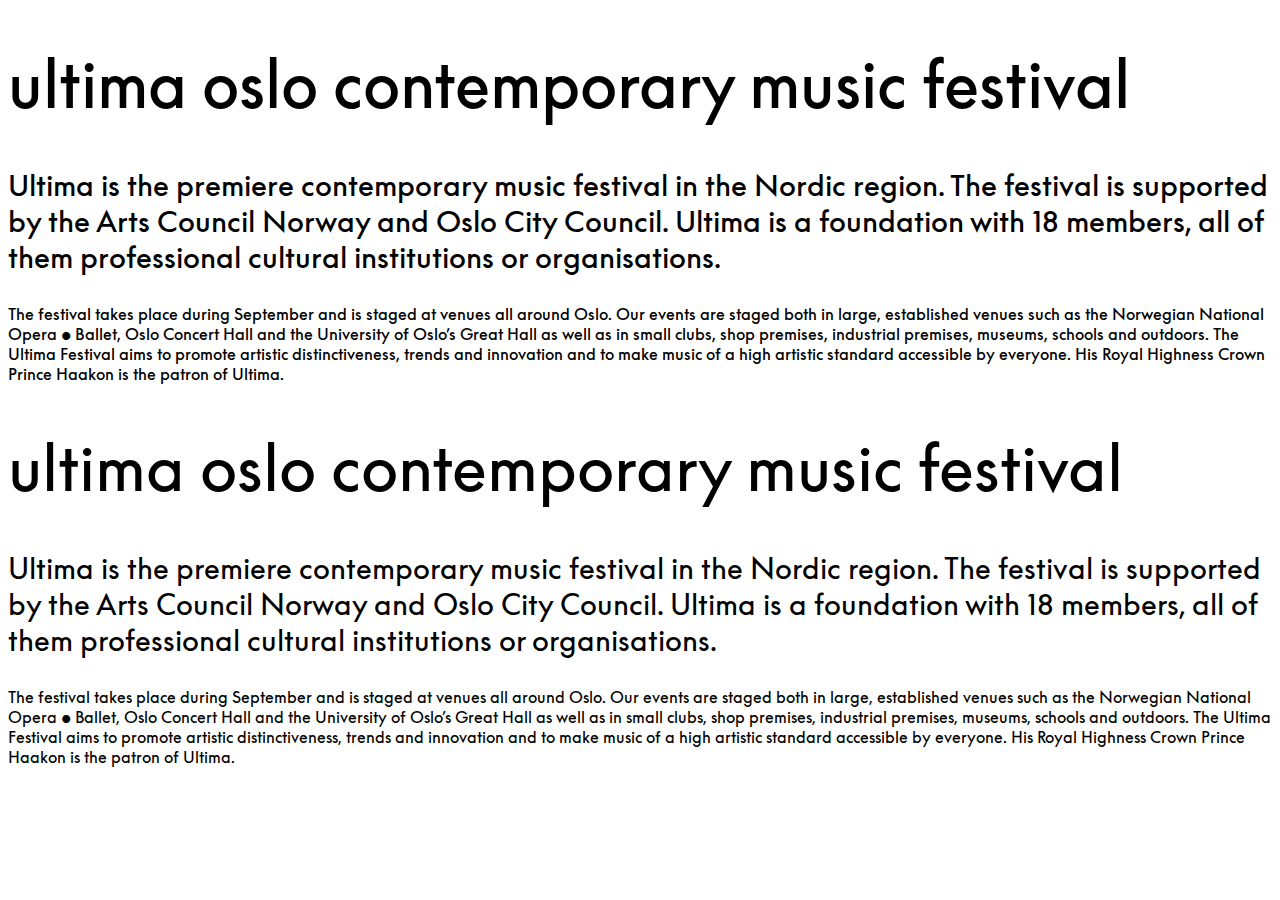
<file: ultima/index.html>
<!DOCTYPE html>
<html lang="en" dir="ltr">
  <head>
    <meta charset="utf-8">
    <link rel="stylesheet" href="./assets/styles.css" />
    <title>Ultima typo-test</title>
  </head>
  <body>
    <h1 class="book">ultima oslo contemporary music festival</h1>
    <p class="book lead">
      Ultima is the premiere contemporary music festival in the Nordic region. The festival is supported by the Arts Council Norway and Oslo City Council. Ultima is a foundation with 18 members, all of them professional cultural institutions or organisations.
    </p>
    <p class="book">
      The festival takes place during September and is staged at venues all around Oslo. Our events are staged both in large, established venues such as the Norwegian National Opera & Ballet, Oslo Concert Hall and the University of Oslo’s Great Hall as well as in small clubs, shop premises, industrial premises, museums, schools and outdoors.
      The Ultima Festival aims to promote artistic distinctiveness, trends and innovation and to make music of a high artistic standard accessible by everyone.
      His Royal Highness Crown Prince Haakon is the patron of Ultima.
    </p>

    <h1 class="regular">ultima oslo contemporary music festival</h1>
    <p class="regular lead">
      Ultima is the premiere contemporary music festival in the Nordic region. The festival is supported by the Arts Council Norway and Oslo City Council. Ultima is a foundation with 18 members, all of them professional cultural institutions or organisations.
    </p>
    <p class="regular">
      The festival takes place during September and is staged at venues all around Oslo. Our events are staged both in large, established venues such as the Norwegian National Opera & Ballet, Oslo Concert Hall and the University of Oslo’s Great Hall as well as in small clubs, shop premises, industrial premises, museums, schools and outdoors.
      The Ultima Festival aims to promote artistic distinctiveness, trends and innovation and to make music of a high artistic standard accessible by everyone.
      His Royal Highness Crown Prince Haakon is the patron of Ultima.
    </p>

  </body>
</html>
</file>
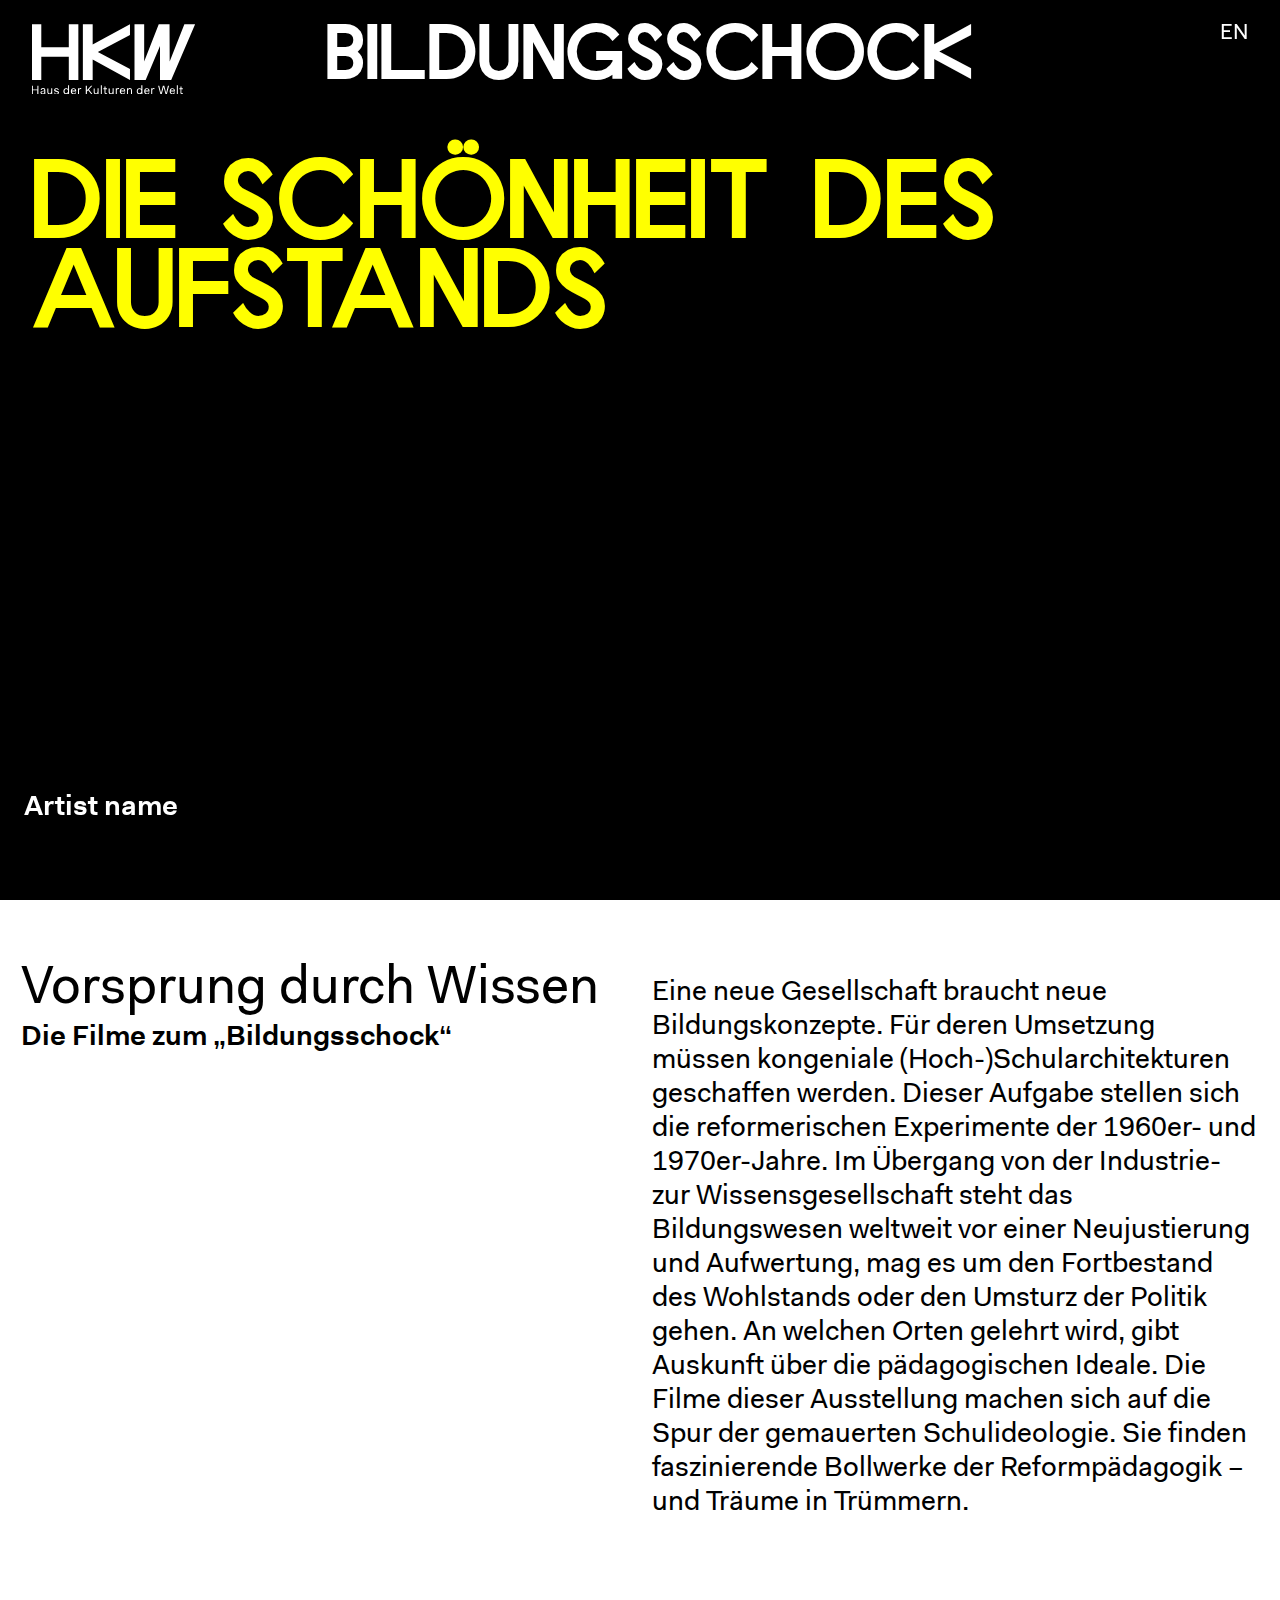
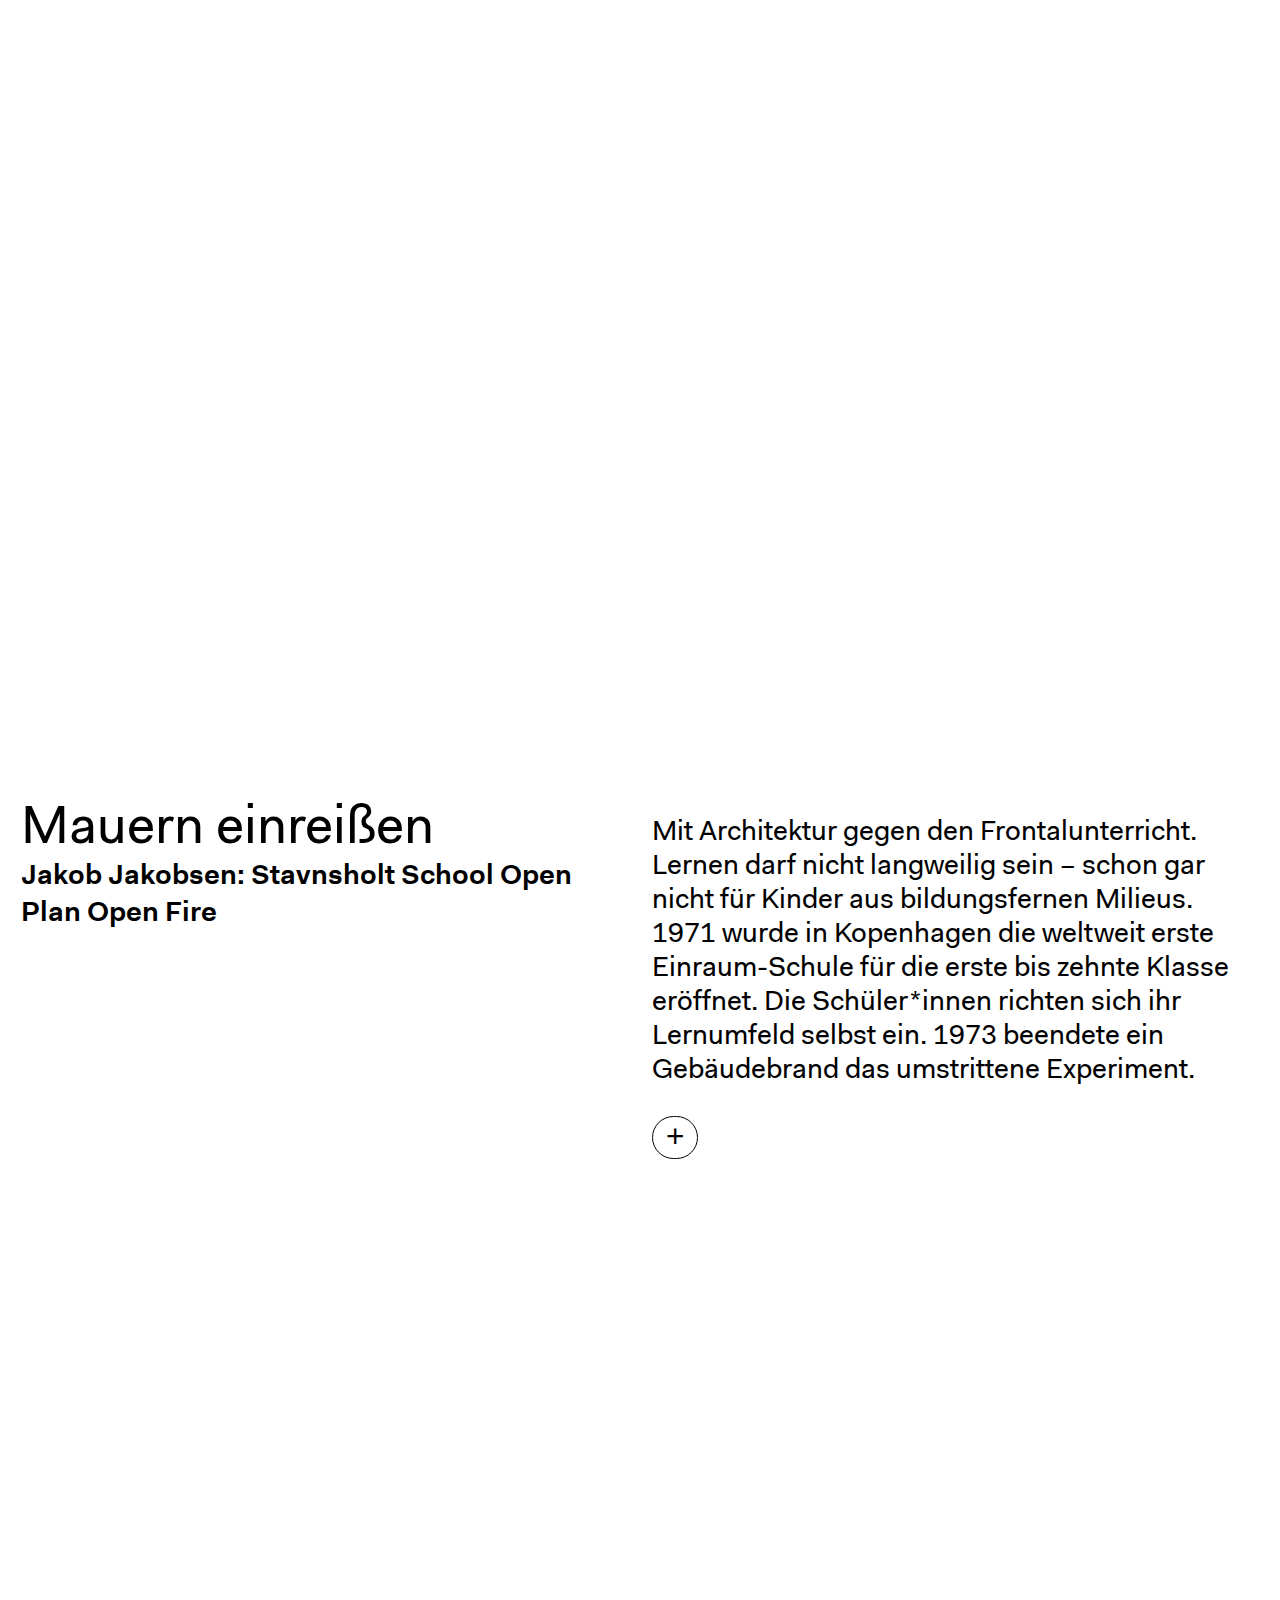
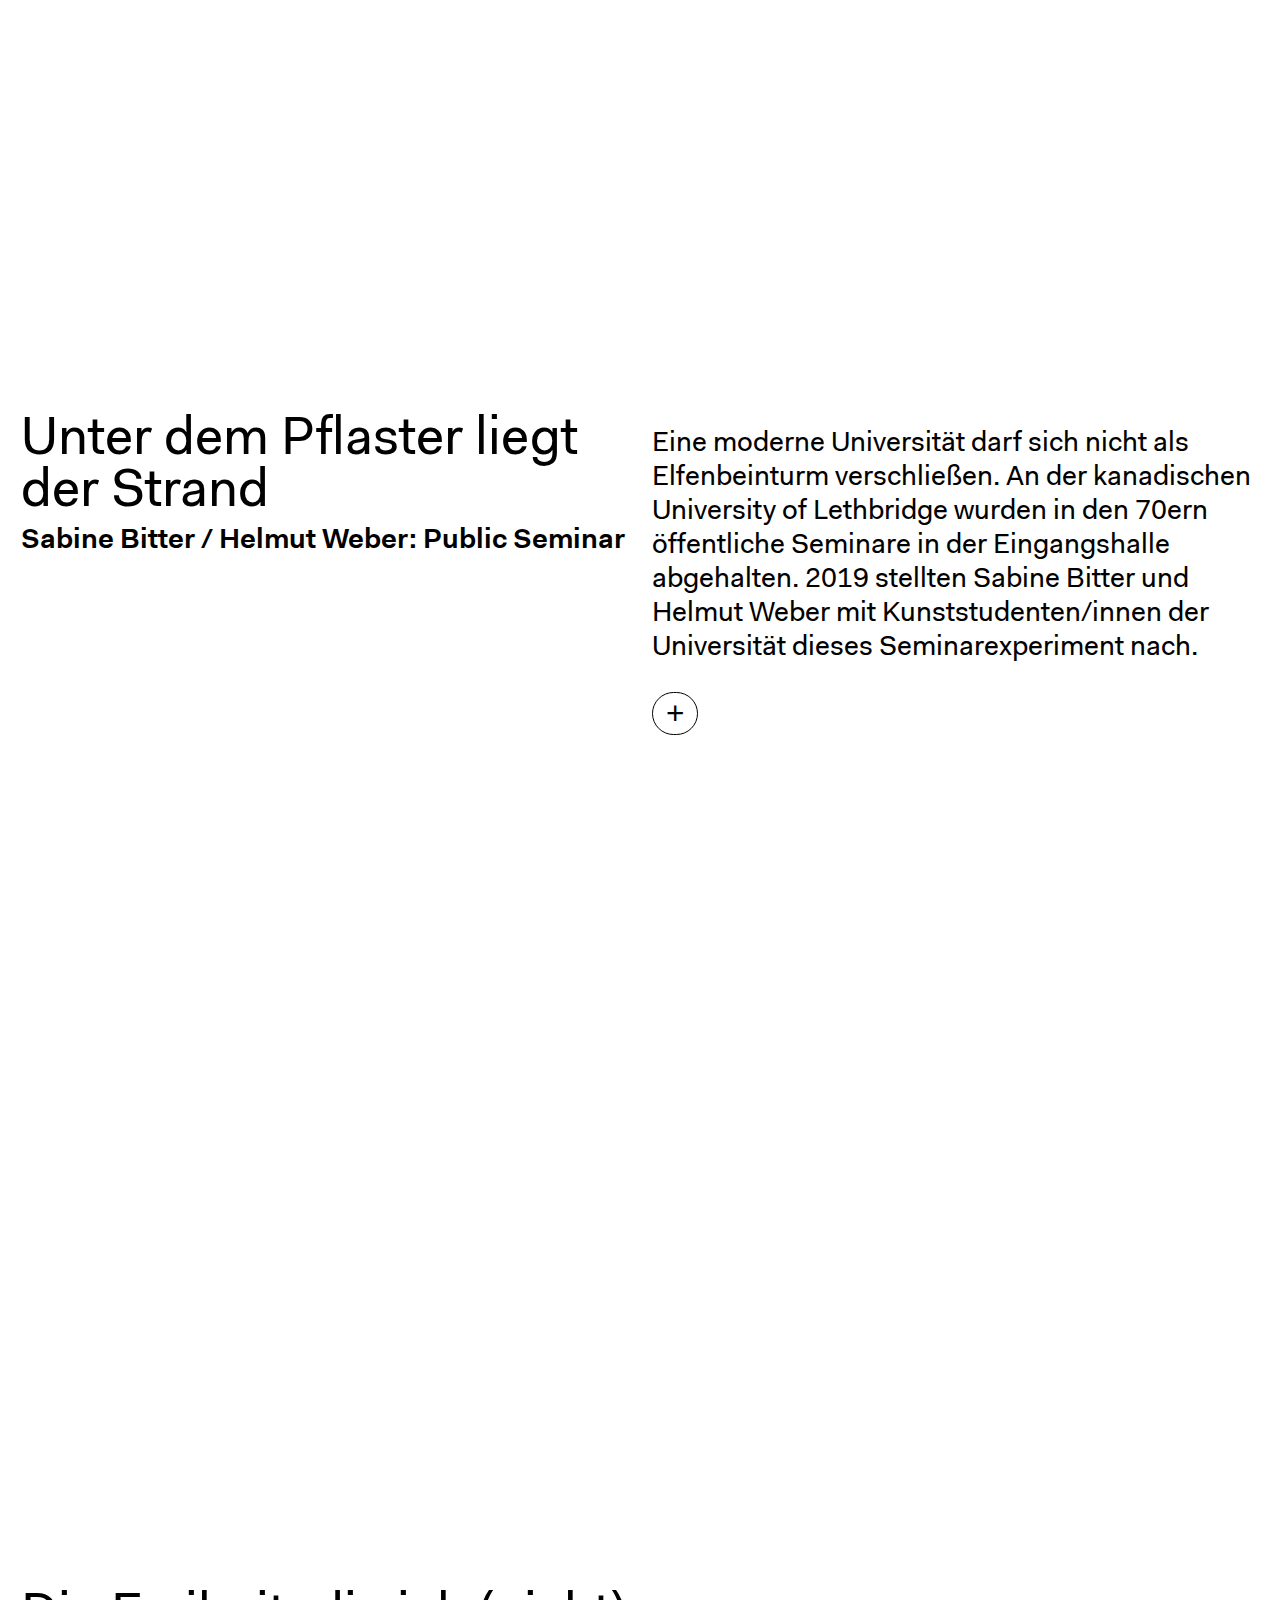
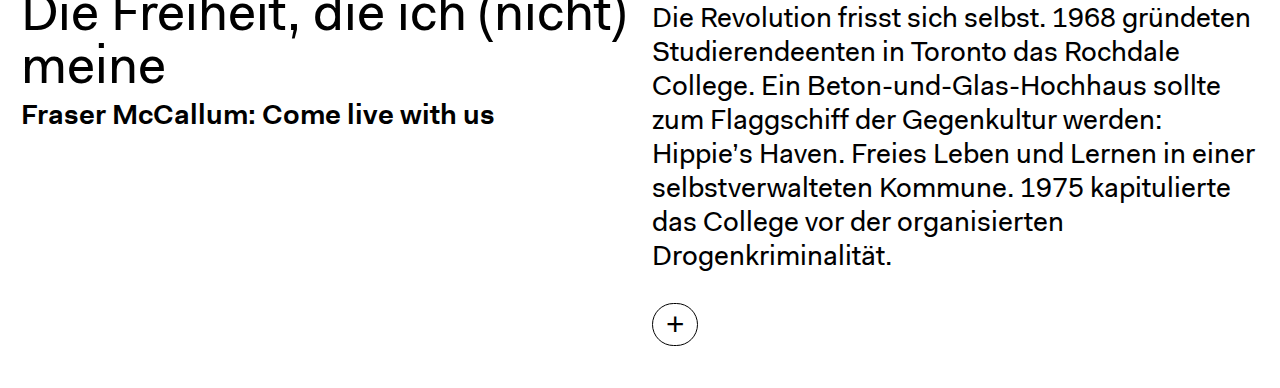
<file: bs-prototype.html>
<!DOCTYPE html>
<html lang="de" dir="ltr">
  <head>
    <meta charset="utf-8">
    <title>Test1</title>
    <meta name="viewport" content="width=device-width, initial-scale=1.0">
    <link rel="stylesheet" href="./assets/styles.css" />
    <script
      src="https://code.jquery.com/jquery-3.6.0.min.js"
      integrity="sha256-/xUj+3OJU5yExlq6GSYGSHk7tPXikynS7ogEvDej/m4="
      crossorigin="anonymous">
    </script>
  </head>

  <body>
    <header class="header video-cover">
      <iframe class="video-cover__iframe" src="https://player.vimeo.com/video/551830358?background=1" width="100%" height="100%" frameborder="0" allow="autoplay; fullscreen; picture-in-picture" allowfullscreen></iframe>
      <div class="header-foreground">
        <nav>
          <div class="logo-projettitle">
            <div class="logo">
              <a href="/">
                <svg xmlns="http://www.w3.org/2000/svg" viewBox="0 0 130 56">
                  <title>HKW | Haus der Kulturen der Welt</title>
                  <path d="M29.3 18.6H7.4V.1H-.2v44.4h7.6V26h21.9v18.5h7.6V.1h-7.6v18.5zm19-2.3V.1h-7.8v44.4h7.8V28.2L78 44.5v-8.7L52.4 22.3 78 8.8V.1L48.3 16.3zM109.5.1h-8.6L89.3 29.8V.1h-7.7v44.4h8.9l11.4-26.9v26.9h8.9L129.9.1h-8.6l-11.7 29.7-.1-29.7zM-.2 55.8h.9v-3h3.5v3h.9v-6.6h-.8v2.9H.7v-2.9h-.9v6.6zm6.9-1.2c0 .8.6 1.3 1.6 1.3.7 0 1.2-.2 1.5-.7v.6h.8v-3.1c0-1.1-.6-1.7-1.8-1.7-1.2 0-1.8.7-1.9 1.6h.8c0-.5.4-.9 1.1-.9.7 0 1 .4 1 1 0 .2-.1.3-.6.4l-.9.2c-1.2.1-1.6.6-1.6 1.3zm3.1-.7c0 .9-.6 1.4-1.3 1.4-.6 0-.9-.3-.9-.7 0-.4.2-.7.8-.8l.9-.2c.2 0 .4-.1.5-.2v.5zm2.4.1c0 1.5.8 2 1.7 2 .7 0 1.2-.3 1.4-.8v.7h.8v-4.7h-.8v2.4c0 1-.5 1.7-1.2 1.7S13 55 13 54v-2.7h-.8V54zm5.4.5c0 1 .8 1.5 1.9 1.5 1.2 0 2-.5 2-1.5 0-.8-.6-1.1-1.3-1.2l-.9-.3c-.6-.1-.8-.3-.8-.6 0-.5.5-.7 1-.7.6 0 1 .3 1 .8h.8c0-1-.8-1.4-1.8-1.4s-1.9.5-1.9 1.5.7 1.2 1.4 1.3l.9.2c.5.1.7.2.7.6 0 .5-.4.8-1.2.8-.5 0-1.1-.2-1.1-.8l-.7-.2zm7.4-1c0 1.5.9 2.4 2.1 2.4.7 0 1.3-.2 1.6-.8v.7h.8v-7h-.8v3.1c-.3-.6-.8-.8-1.5-.8C26 51 25 52 25 53.5zm.9 0c0-1.1.6-1.8 1.4-1.8s1.4.6 1.4 1.7-.6 1.7-1.4 1.7c-.8.1-1.4-.5-1.4-1.6zm5 0c0 1.5.8 2.5 2.3 2.5 1.1 0 1.9-.7 2-1.5h-.8c-.1.4-.5.8-1.2.8-.8 0-1.3-.6-1.4-1.6h3.4v-.3c0-1.4-.8-2.2-2.1-2.2-1.2-.2-2.2.8-2.2 2.3zm2.2-1.7c.7 0 1.1.4 1.2 1.2h-2.5c.2-.8.7-1.2 1.3-1.2zm3.5 4h.8v-2.5c0-.8.3-1.5 1-1.5.2 0 .4 0 .6.2l.3-.8c-.2-.2-.5-.2-.7-.2-.6 0-1 .3-1.2.8v-.7h-.8v4.7zm6.2 0h.9v-2l1-1.1 2.4 3.1h1l-2.8-3.7 2.7-2.9h-1l-3.3 3.6v-3.6h-.9v6.6zm6.3-1.8c0 1.5.8 2 1.7 2 .7 0 1.2-.3 1.4-.8v.7h.8v-4.7h-.8v2.4c0 1-.5 1.7-1.2 1.7s-1.1-.3-1.1-1.3v-2.7h-.8V54zm5.7 1.8h.8v-7h-.8v7zm2.9-1.3c0 .9.5 1.4 1.4 1.4h.7v-.7h-.6c-.5 0-.7-.2-.7-.7v-2.6h1.2v-.7h-1.2v-1.4h-.8v1.4h-.9v.7h.9v2.6zM61 54c0 1.5.8 2 1.7 2 .7 0 1.2-.3 1.4-.8v.7h.9v-4.7h-.8v2.4c0 1-.5 1.7-1.2 1.7s-1.1-.3-1.1-1.3v-2.7H61V54zm5.7 1.8h.8v-2.5c0-.8.3-1.5 1-1.5.2 0 .4 0 .6.2l.3-.8c-.2-.2-.5-.2-.7-.2-.6 0-1 .3-1.2.8v-.7h-.8v4.7zm3.2-2.3c0 1.5.8 2.5 2.3 2.5 1.1 0 1.9-.7 2-1.5h-.8c-.1.4-.5.8-1.2.8-.8 0-1.3-.6-1.4-1.6h3.4v-.3c0-1.4-.8-2.2-2.1-2.2-1.2-.2-2.2.8-2.2 2.3zm2.3-1.7c.7 0 1.1.4 1.2 1.2h-2.5c.1-.8.6-1.2 1.3-1.2zm3.4 4h.8v-2.4c0-1 .6-1.6 1.3-1.6.7 0 1.1.3 1.1 1.3v2.7h.8V53c0-1.5-.8-2-1.7-2-.7 0-1.2.3-1.5.8v-.7h-.8v4.7zm7.8-2.3c0 1.5.9 2.4 2.1 2.4.7 0 1.3-.2 1.6-.8v.7h.8v-7H87v3.1c-.3-.6-.8-.8-1.5-.8-1.2-.1-2.1.9-2.1 2.4zm.8 0c0-1.1.6-1.8 1.4-1.8.8 0 1.4.6 1.4 1.7s-.6 1.7-1.4 1.7c-.7.1-1.4-.5-1.4-1.6zm5.1 0c0 1.5.8 2.5 2.3 2.5 1.1 0 1.9-.7 2-1.5h-.8c-.1.4-.5.8-1.2.8-.8 0-1.3-.6-1.4-1.6h3.4v-.3c0-1.4-.8-2.2-2.1-2.2-1.3-.2-2.2.8-2.2 2.3zm2.2-1.7c.7 0 1.1.4 1.2 1.2h-2.5c.1-.8.7-1.2 1.3-1.2zm3.4 4h.8v-2.5c0-.8.3-1.5 1-1.5.2 0 .4 0 .6.2l.3-.8c-.2-.2-.5-.2-.7-.2-.6 0-1 .3-1.2.8v-.7h-.8v4.7zm7.3 0h1.1l1.5-5.6 1.5 5.6h1.1l1.7-6.6h-.9l-1.4 5.7-1.5-5.7h-1.1l-1.5 5.7-1.4-5.7h-.9l1.8 6.6zm7.4-2.3c0 1.5.8 2.5 2.3 2.5 1.1 0 1.9-.7 2-1.5h-.9c-.1.4-.5.8-1.2.8-.8 0-1.3-.6-1.4-1.6h3.4v-.3c0-1.4-.8-2.2-2.1-2.2-1.1-.2-2.1.8-2.1 2.3zm2.2-1.7c.7 0 1.1.4 1.2 1.2h-2.5c.2-.8.7-1.2 1.3-1.2zm3.5 4h.8v-7h-.8v7zm2.8-1.3c0 .9.5 1.4 1.4 1.4h.7v-.7h-.6c-.5 0-.7-.2-.7-.7v-2.6h1.2v-.7H119v-1.4h-.8v1.4h-.9v.7h.9v2.6h-.1z" />
                </svg>
              </a>
            </div>
            <h2 class="projecttitle">
              <a href="https://www.hkw.de/de/programm/projekte/2021/bildungsschock/bildungsschock_start.php">Bildungsschock</a>
            </h2>
          </div>
          <div class="language">
            <a href="#english">EN</a>
          </div>
        </nav>
        <h1 class="title"><a href="#sabine_bitter_helmut_weber">Die Schönheit des Aufstands</a></h1>
        <p class="byline">Artist name</p>
      </div>
    </header>

    <main>

      <div class="element text">
        <div class="text__column">
          <h1>Vorsprung durch Wissen</h1>
          <h3>Die Filme zum „Bildungsschock“</h3>
        </div>
        <div class="text__column">
          <p class="lead bodytext">
            Eine neue Gesellschaft braucht neue Bildungskonzepte. Für deren Umsetzung müssen kongeniale (Hoch-)Schularchitekturen geschaffen werden. Dieser Aufgabe stellen sich die reformerischen Experimente der 1960er- und 1970er-Jahre. Im Übergang von der Industrie- zur Wissensgesellschaft steht das Bildungswesen weltweit vor einer Neujustierung und Aufwertung, mag es um den Fortbestand des Wohlstands oder den Umsturz der Politik gehen. An welchen Orten gelehrt wird, gibt Auskunft über die pädagogischen Ideale. Die Filme dieser Ausstellung machen sich auf die Spur der gemauerten Schulideologie. Sie finden faszinierende Bollwerke der Reformpädagogik – und Träume in Trümmern.
          </p>
        </div>
      </div>

      <section class="work">
        <div style="padding:56.25% 0 0 0;position:relative;"><iframe class="vimeo-embed" src="https://player.vimeo.com/video/551889492?badge=0&amp;autopause=0&amp;player_id=0&amp;app_id=58479" frameborder="0" allow="autoplay; fullscreen; picture-in-picture" allowfullscreen style="position:absolute;top:0;left:0;width:100%;height:100%;" title="Jakob Jakobsen_Open Plan_Open Fire_The Stavnsholt School on the News in My Childhood Home_3min.mp4"></iframe></div><script src="https://player.vimeo.com/api/player.js"></script>
        <div class="element text">
          <div class="text__column">
            <h2>Mauern einreißen</h2>
            <h3>Jakob Jakobsen: Stavnsholt School Open Plan Open Fire</h3>
          </div>
          <div class="text__column">
            <p class="bodytext">
              Mit Architektur gegen den Frontalunterricht. Lernen darf nicht langweilig sein – schon gar nicht für Kinder aus bildungsfernen Milieus. 1971 wurde in Kopenhagen die weltweit erste Einraum-Schule für die erste bis zehnte Klasse eröffnet. Die Schüler*innen richten sich ihr Lernumfeld selbst ein. 1973 beendete ein Gebäudebrand das umstrittene Experiment.
            </p>
            <p class="more bodytext">
                Jakob Jakobsen interessiert sich in seiner Arbeit als Künstler und Autor vor allem für alternative gesellschaftliche Organisationsformen. Als Kind verfolgte er die Nachrichten über die Stavnsholt School. Im Speckgürtel von Kopenhagen wurde 1971 ein experimenteller Lernraum inmitten eines neuen Lebensraumes für junge Familien geschaffen. In Anlehnung an Summerhill School und Bauhaus sollte in der Stavnsholt School die Architektur vorausgehen, damit die Pädagogik folgen kann. Die Schüler*innen von 6 bis 16 Jahren versammeln sich im zentralen Raum, dem Open Plan, um ihr Lernumfeld zusammen mit den Lehrer*innen selbst zu gestalten. Während der Film aus dem Off von den idealistischen Ansätzen berichtet, schichtet er Fotos vom desaströsen Ende übereinander. 1973 brannte die Schule aus. In den Medien wurde aufgeatmet. An seiner Regelschule hatte sich Jakob Jakobsen immer gelangweilt.
            </p>
            <button class="readmore-btn button">+</button>
          </div>
        </div>
      </section>


      <section class="work" id="sabine_bitter_helmut_weber">
        <div style="padding:56.25% 0 0 0;position:relative;"><iframe class="vimeo-embed" src="https://player.vimeo.com/video/551889786?badge=0&amp;autopause=0&amp;player_id=0&amp;app_id=58479" frameborder="0" allow="autoplay; fullscreen; picture-in-picture" allowfullscreen style="position:absolute;top:0;left:0;width:100%;height:100%;" title="Sabine Bitter_Helmut Weber_Public Seminar_3min.mp4"></iframe></div><script src="https://player.vimeo.com/api/player.js"></script>
        <div class="element text">
          <div class="text__column">
            <h2>Unter dem Pflaster liegt der Strand</h2>
            <h3>Sabine Bitter / Helmut Weber: Public Seminar</h3>
          </div>
          <div class="text__column">
            <p class="bodytext">
              Eine moderne Universität darf sich nicht als Elfenbeinturm verschließen. An der kanadischen University of Lethbridge wurden in den 70ern öffentliche Seminare in der Eingangshalle abgehalten. 2019 stellten Sabine Bitter und Helmut Weber mit Kunststudenten/innen der Universität dieses Seminarexperiment nach.
            </p>
            <span class="more">
              <p class="bodytext">
                „Peoples’ University“ war das Stichwort, unter dem der kanadische Architekt Arthur Erickson in den 60ern und 70ern den Hochschulbau reformieren wollte. Sein brutalistischer Gebäudekomplex der University of Lethbridge sollte einen frei flottierenden Wissensaustausch ermöglichen, eine demokratische Forschung ohne architektonische Hierarchisierungen. Sabine Bitter und Helmut Weber kombinieren in ihrem Film historische Fotos, Videoausschnitte und Werbefilme der Universität mit der filmischen Dokumentation des Reenactments. Die Kunststudenten/innen zitieren in der historischen Sitzlandschaft aus den programmatischen Schriften von Arthur Erickson und fragen danach, wie sehr das Bildungsideal der 1960er vom Neoliberalismus des 21. Jahrhunderts okkupiert wurde. Stemmt sich Ericksons idealistische Architektur gegen die heutige Bildungsindustrie? Oder reichen ein paar Yogamatten, um sie mundtot zu machen?
              </p>
            </span>
            <button class="readmore-btn button">+</button>
          </div>
        </div>
      </section>
      <section class="work">
        <div style="padding:56.25% 0 0 0;position:relative;"><iframe src="https://player.vimeo.com/video/551889167?badge=0&amp;autopause=0&amp;player_id=0&amp;app_id=58479" frameborder="0" allow="autoplay; fullscreen; picture-in-picture" allowfullscreen style="position:absolute;top:0;left:0;width:100%;height:100%;" title="Fraser McCullum_Come-Live-With-Us_3min.mp4"></iframe></div><script src="https://player.vimeo.com/api/player.js"></script>
        <div class="element text">
          <div class="text__column">
            <h2>Die Freiheit, die ich (nicht) meine</h2>
            <h3>Fraser McCallum: Come live with us</h3>
          </div>
          <div class="text__column">
            <p class="bodytext">
              Die Revolution frisst sich selbst. 1968 gründeten Studierendeenten in Toronto das Rochdale College. Ein Beton-und-Glas-Hochhaus sollte zum Flaggschiff der Gegenkultur werden: Hippie’s Haven. Freies Leben und Lernen in einer selbstverwalteten Kommune. 1975 kapitulierte das College vor der organisierten Drogenkriminalität.
            </p>
            <span class="more">
              <p class="bodytext">
                „Come live with us“ klingt so empathisch, wie der interdisziplinäre Künstler Fraser McCallum es verstanden wissen möchte. Sein Film überblendet Kamerafahrten durch das heutige Apartmenthochhaus mit Fotos aus der College-Zeit, Presse- und Grafikdokumenten und lässt ehemalige Bewohner*innen aus den College-Publikationen rezitieren. Mitten in Toronto wurde ab 1968 ein Hochhaus gegen den Strich genutzt. Der Vereinzelung in der Wohnmaschine setzten die Hippie-Student*innen das Kollektiv in einer offenen Wabenstruktur entgegen. Die Faszination für das Lebens- und Lernexperiment und dessen Ästhetik will McCallum nicht verbergen. Er nutzt heutige Hightech-Geräte wie 3D- und Laserdruck, um sich dem Geist des alten Rochdale College anzunähern. Der Film ist ein Extrakt einer multimedialen Installation von McCallum, die er 2016 für das Art Museum der University of Toronto zusammengestellt hatte. Rochdale ist tot, das Experiment lebt weiter.
              </p>
            </span>
            <button class="readmore-btn button">+</button>
          </div>
        </div>
      </section>
      <!--
      <hr />
      <div class="work">
        <a href="skola-di-tarafe.html"><img class="video__poster" src="./assets/skola-di-tarafe.jpg" width="100%"/></a>
        <p class="credits">Credits</p>
        <div class="element text">
          <div class="text__column">
            <h2>Bildung gegen Bomben</h2>
            <h3>Filipa César, Sónia Vaz Borges: Skola di Tarafe</h3>
          </div>
          <div class="text__column">
            <p>
              Wissen bedeutet Freiheit. Schulen sind die Schmieden der Revolution. Im Befreiungskampf von Guinea-Bissau unter Amilcar Lopes Cabral gegen die portugiesischen Kolonialisten Kolonialmacht mussten sich die Schulen vor dem Bombenterror der Portugiesen in den Mangroven verstecken. Die Natur ist die Verbündete, unter deren schützendem Dach gelernt wird.
            </p>
            <form action="skola-di-tarafe.html" method="get">
              <button class="button" onclick="myFunction()" id="myBtn">More info</button>
            </form>
          </div>
        </div>
      </div>
      -->

    </main>

  </body>

  <script>
    ///hide the more content
    $( document ).ready(function() {
      $(".more").hide();
    });

    // click on button is toggling the sibling with class "more"
    $( ".readmore-btn" ).click(function() {
      $(this).siblings(".more").toggle();

    })

    // change text of button
    $(".readmore-btn").click(function() {
        if ($(this).text() == "+") {
            $(this).text("−");
        } else {
            $(this).text("+");
        };
    });


    $( ".credits .credits__btn" ).click(function() {
      $(this).parent(".credits").toggleClass("credits__full");

    })
	</script>

</html>
</file>
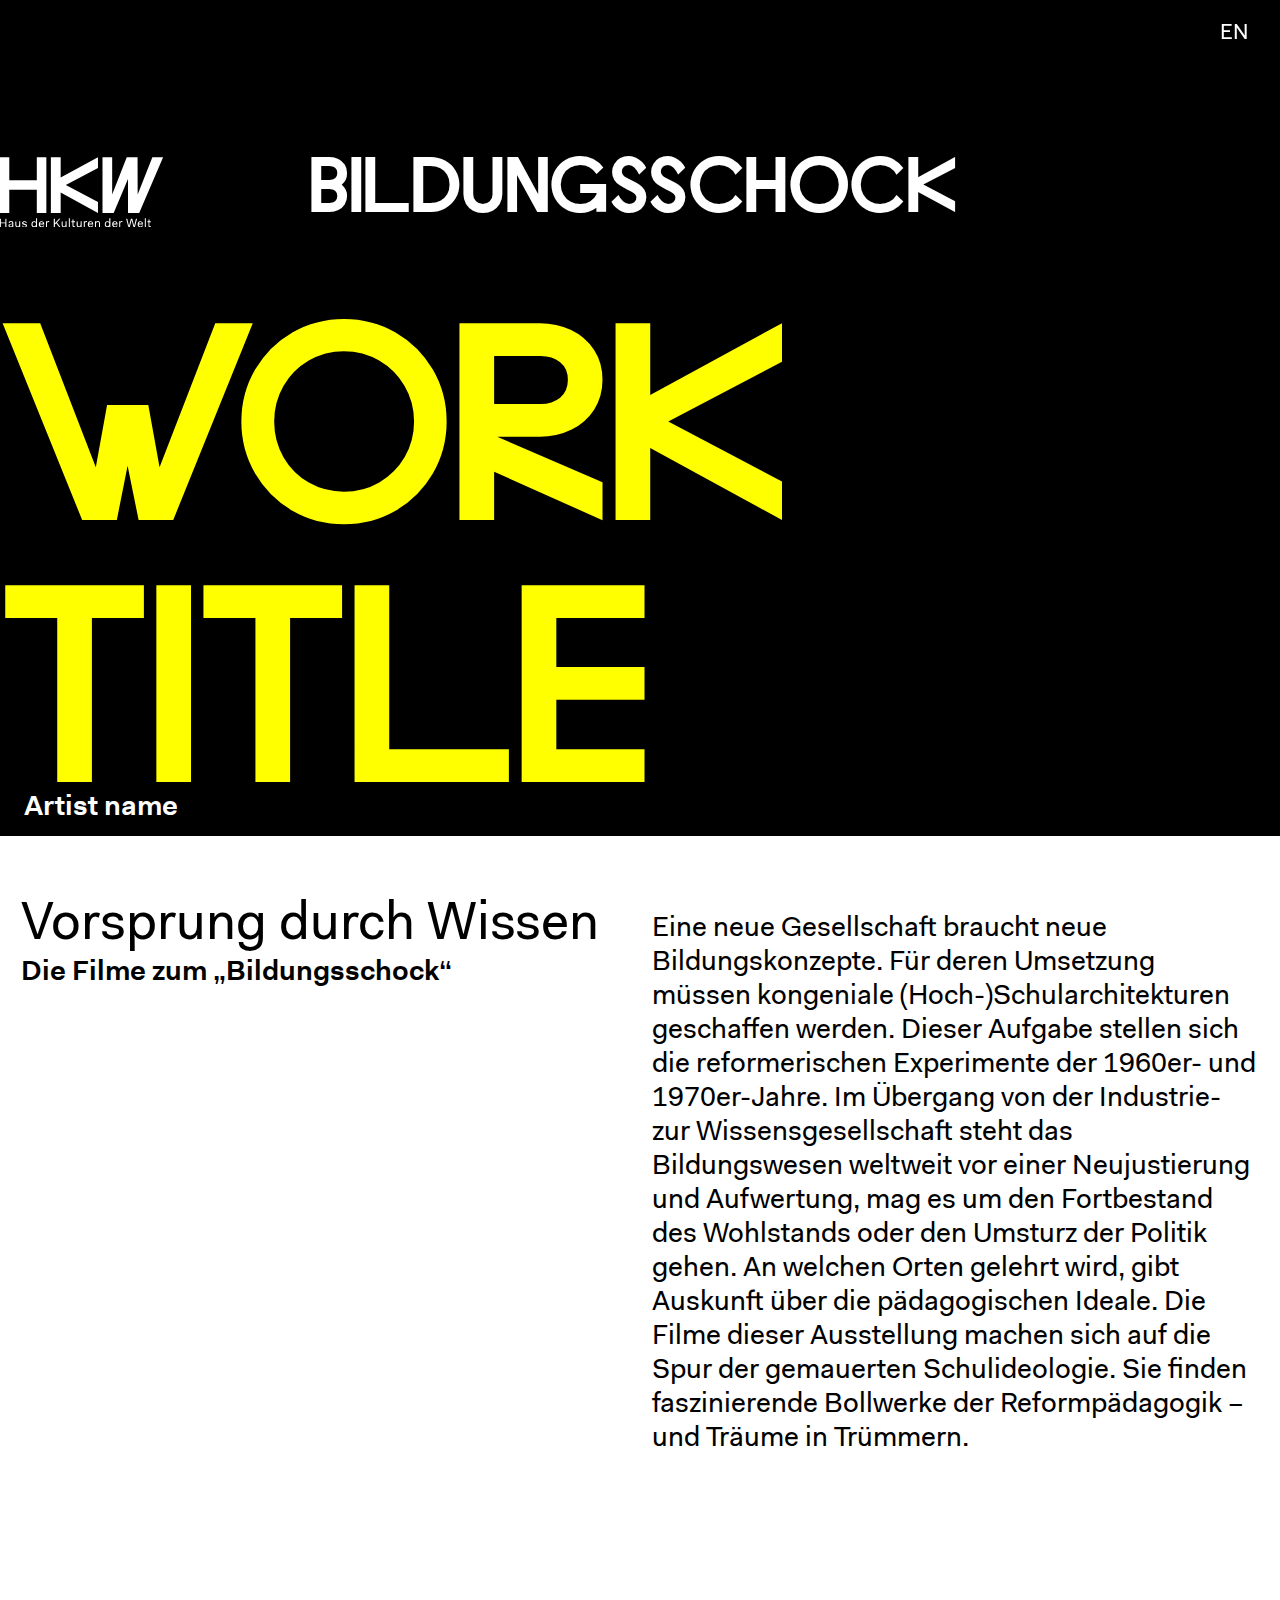
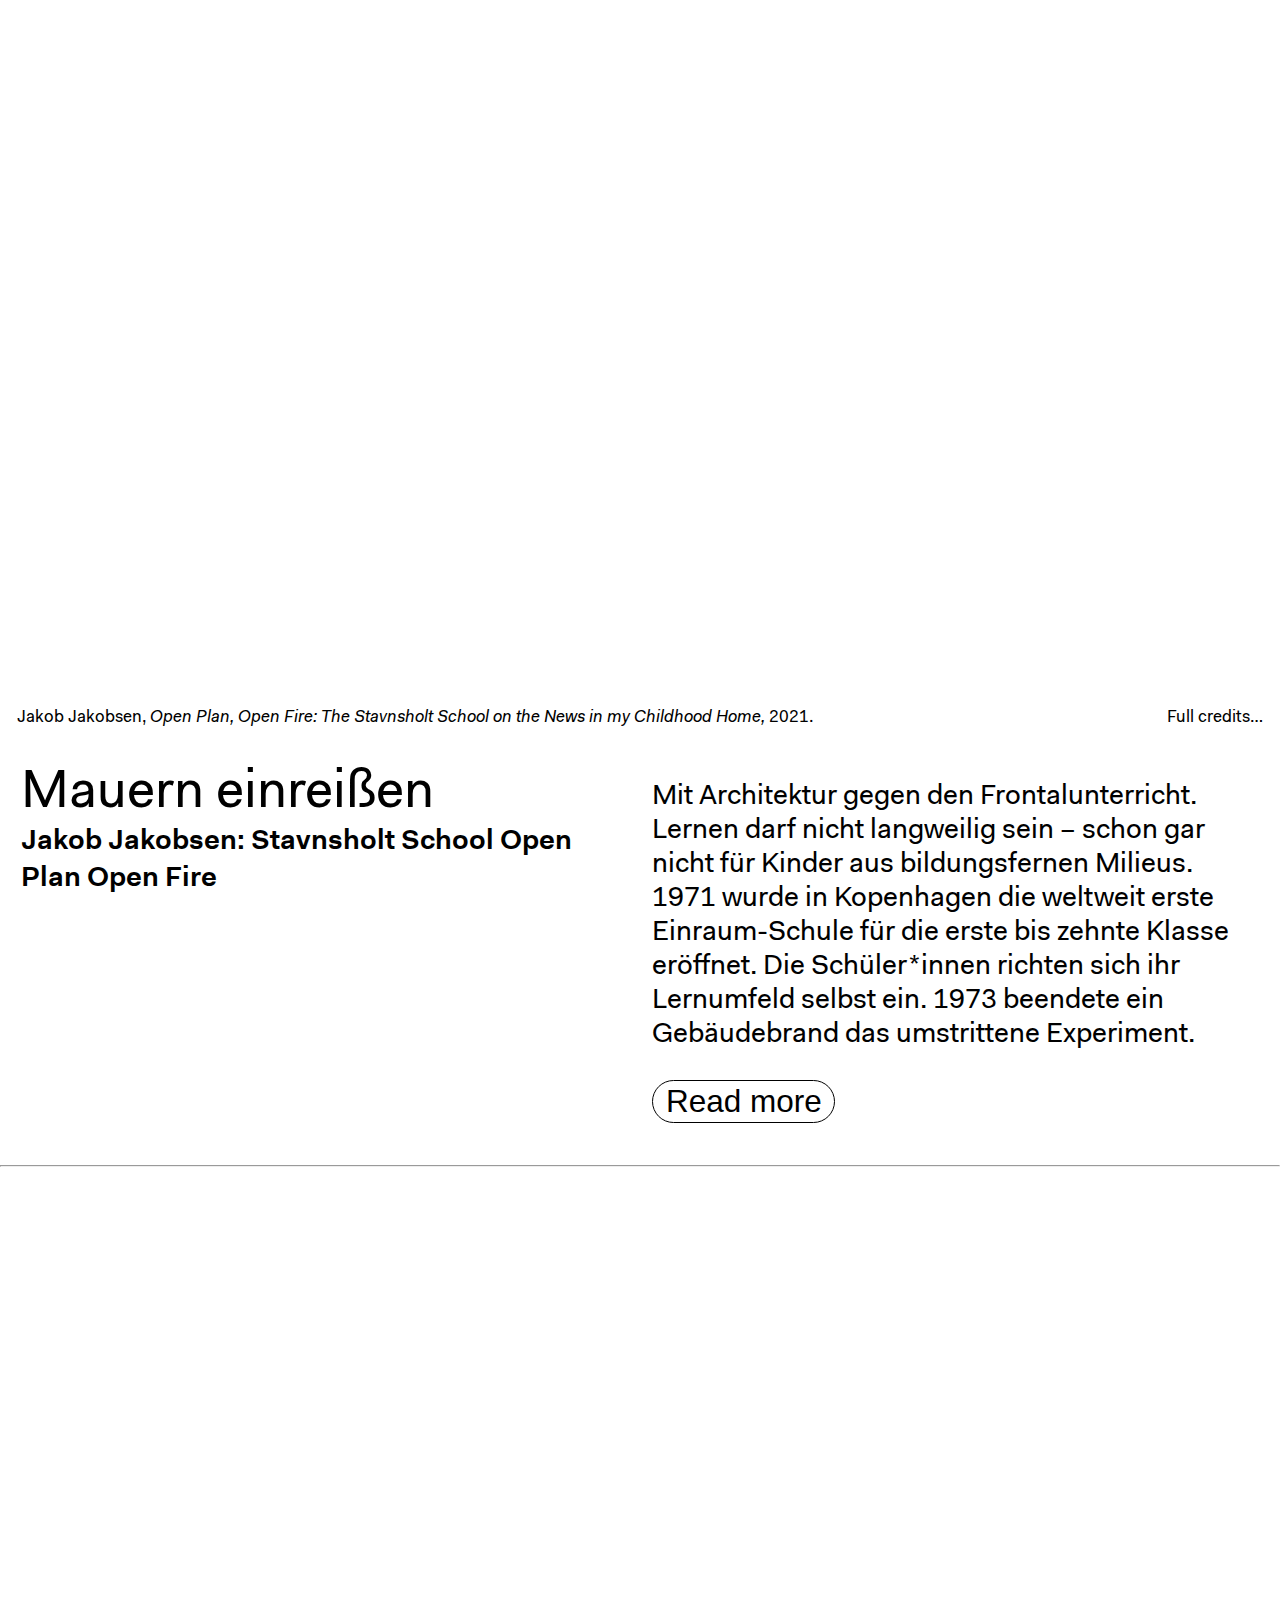
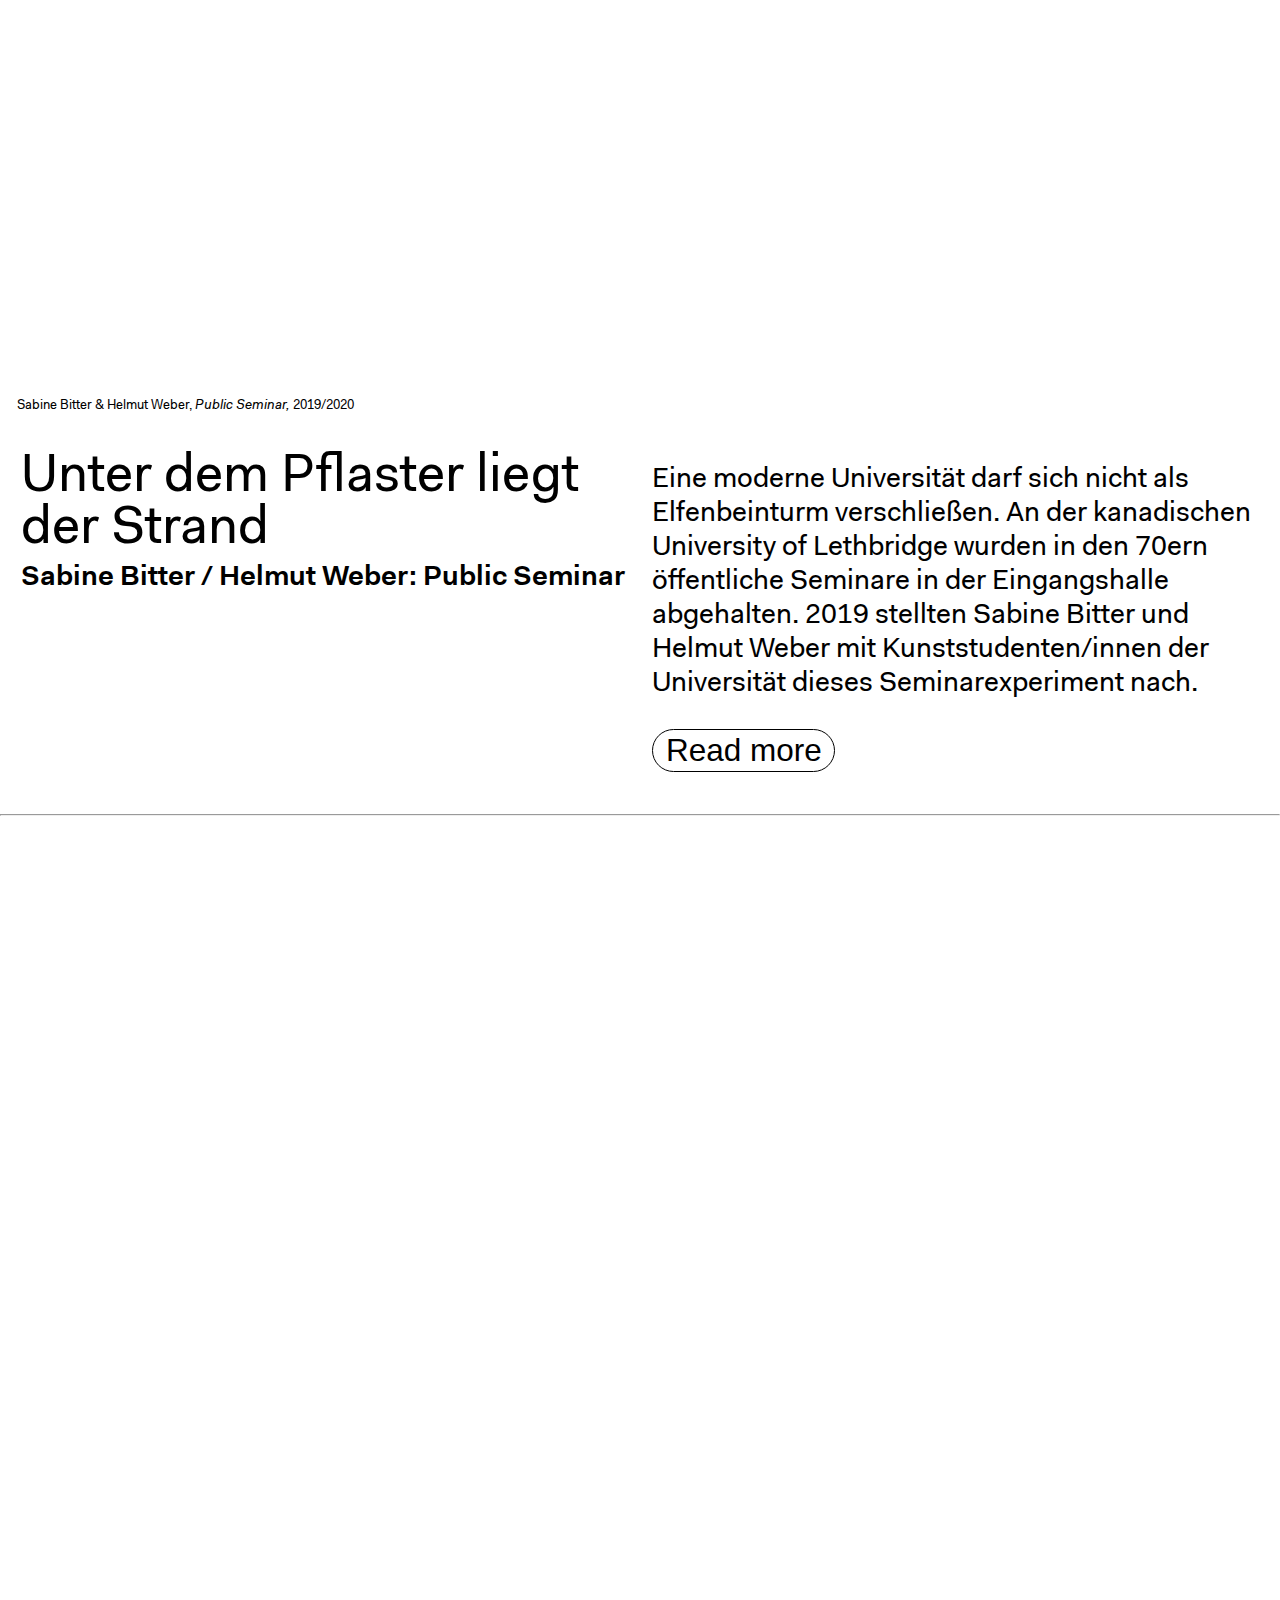
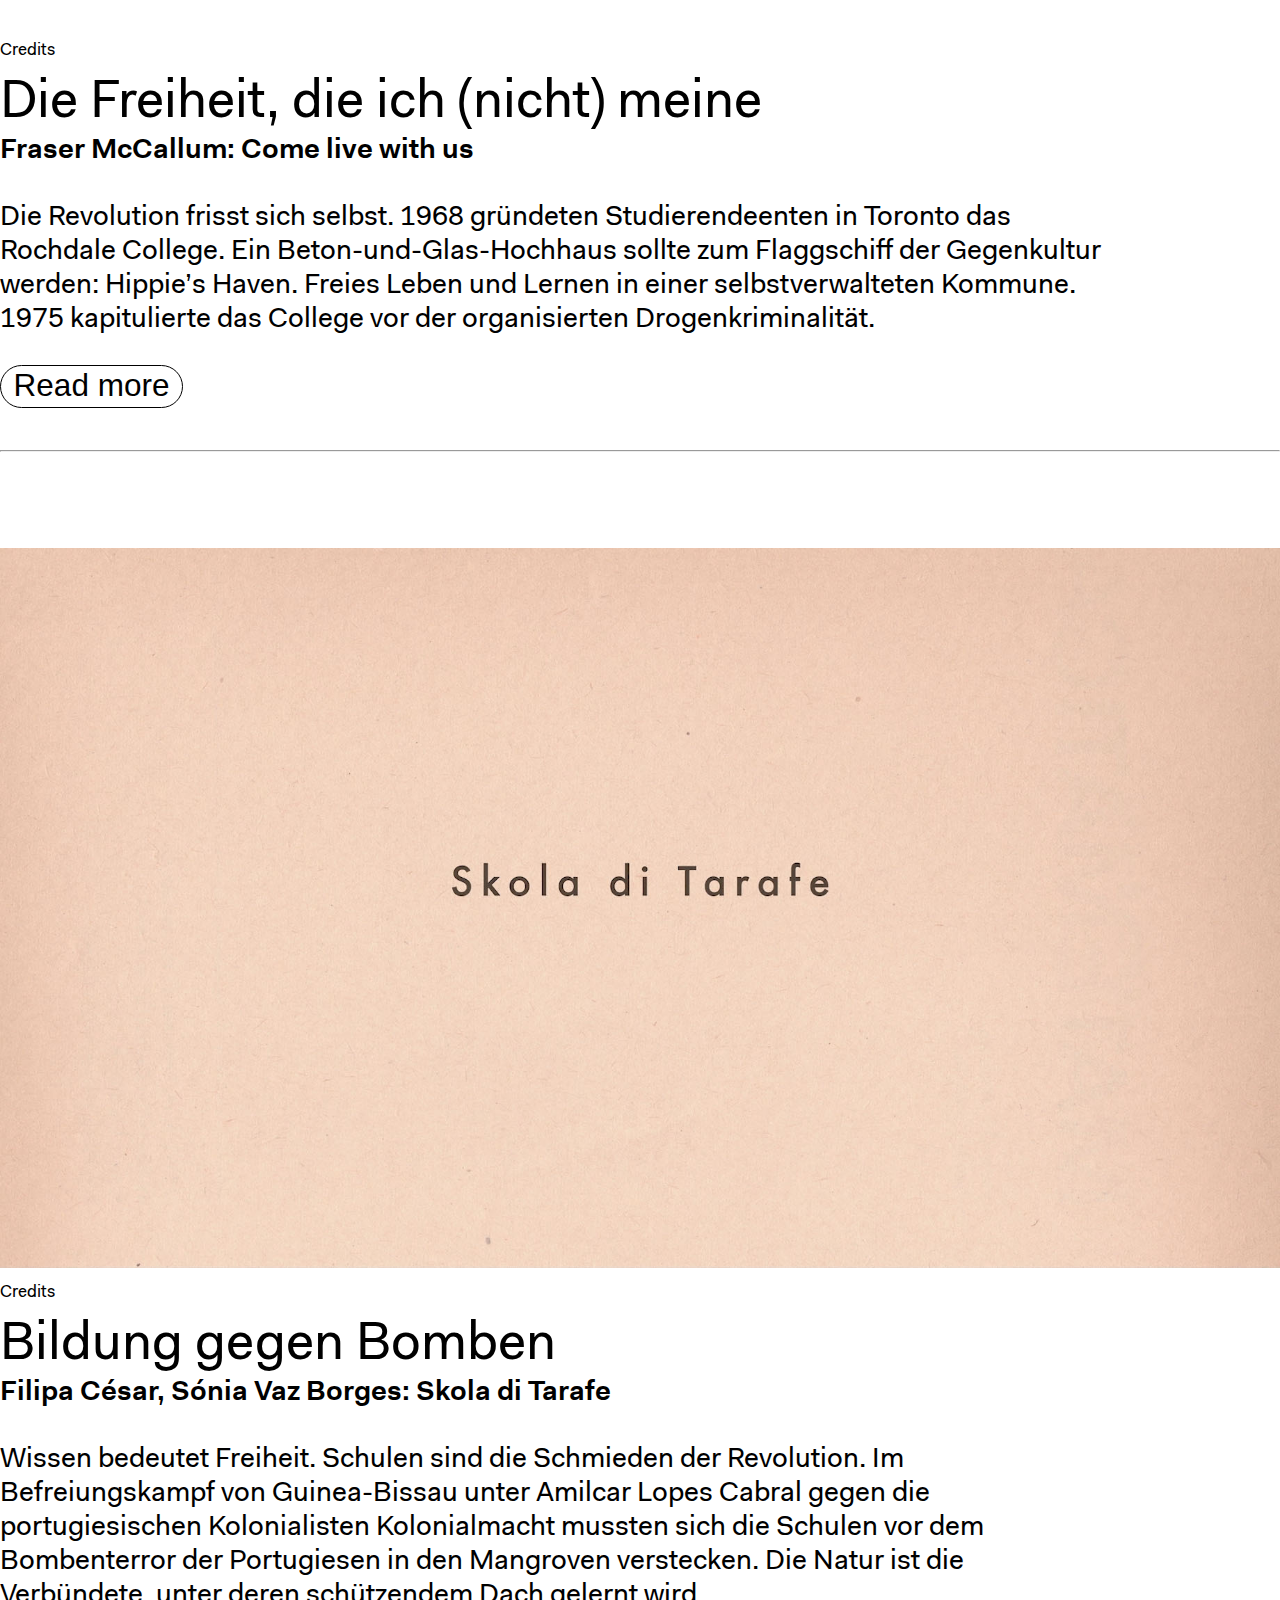
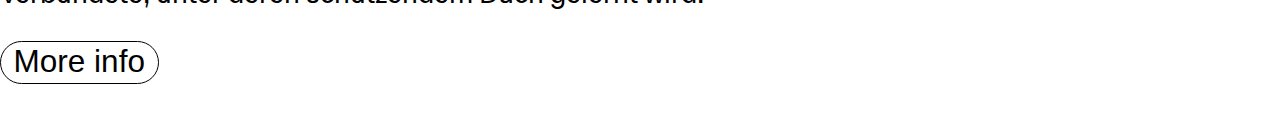
<file: bs-test1.html>
<!DOCTYPE html>
<html lang="en" dir="ltr">
  <head>
    <meta charset="utf-8">
    <title>Test1</title>
    <meta name="viewport" content="width=device-width, initial-scale=1.0">
    <link rel="stylesheet" href="./assets/styles.css" />
    <script
      src="https://code.jquery.com/jquery-3.6.0.min.js"
      integrity="sha256-/xUj+3OJU5yExlq6GSYGSHk7tPXikynS7ogEvDej/m4="
      crossorigin="anonymous">
    </script>
  </head>

  <body>
    <header class="header video__cover">
      <iframe class="video__cover__iframe" src="https://player.vimeo.com/video/551830358?background=1" width="100%" height="100%" frameborder="0" allow="autoplay; fullscreen; picture-in-picture" allowfullscreen></iframe>
      <div class="header__foreground">
        <nav>
          <div class="logo-projettitle">
            <div class="logo">
              <a href="/">
                <svg xmlns="http://www.w3.org/2000/svg" viewBox="0 0 130 56">
                  <title>HKW | Haus der Kulturen der Welt</title>
                  <path d="M29.3 18.6H7.4V.1H-.2v44.4h7.6V26h21.9v18.5h7.6V.1h-7.6v18.5zm19-2.3V.1h-7.8v44.4h7.8V28.2L78 44.5v-8.7L52.4 22.3 78 8.8V.1L48.3 16.3zM109.5.1h-8.6L89.3 29.8V.1h-7.7v44.4h8.9l11.4-26.9v26.9h8.9L129.9.1h-8.6l-11.7 29.7-.1-29.7zM-.2 55.8h.9v-3h3.5v3h.9v-6.6h-.8v2.9H.7v-2.9h-.9v6.6zm6.9-1.2c0 .8.6 1.3 1.6 1.3.7 0 1.2-.2 1.5-.7v.6h.8v-3.1c0-1.1-.6-1.7-1.8-1.7-1.2 0-1.8.7-1.9 1.6h.8c0-.5.4-.9 1.1-.9.7 0 1 .4 1 1 0 .2-.1.3-.6.4l-.9.2c-1.2.1-1.6.6-1.6 1.3zm3.1-.7c0 .9-.6 1.4-1.3 1.4-.6 0-.9-.3-.9-.7 0-.4.2-.7.8-.8l.9-.2c.2 0 .4-.1.5-.2v.5zm2.4.1c0 1.5.8 2 1.7 2 .7 0 1.2-.3 1.4-.8v.7h.8v-4.7h-.8v2.4c0 1-.5 1.7-1.2 1.7S13 55 13 54v-2.7h-.8V54zm5.4.5c0 1 .8 1.5 1.9 1.5 1.2 0 2-.5 2-1.5 0-.8-.6-1.1-1.3-1.2l-.9-.3c-.6-.1-.8-.3-.8-.6 0-.5.5-.7 1-.7.6 0 1 .3 1 .8h.8c0-1-.8-1.4-1.8-1.4s-1.9.5-1.9 1.5.7 1.2 1.4 1.3l.9.2c.5.1.7.2.7.6 0 .5-.4.8-1.2.8-.5 0-1.1-.2-1.1-.8l-.7-.2zm7.4-1c0 1.5.9 2.4 2.1 2.4.7 0 1.3-.2 1.6-.8v.7h.8v-7h-.8v3.1c-.3-.6-.8-.8-1.5-.8C26 51 25 52 25 53.5zm.9 0c0-1.1.6-1.8 1.4-1.8s1.4.6 1.4 1.7-.6 1.7-1.4 1.7c-.8.1-1.4-.5-1.4-1.6zm5 0c0 1.5.8 2.5 2.3 2.5 1.1 0 1.9-.7 2-1.5h-.8c-.1.4-.5.8-1.2.8-.8 0-1.3-.6-1.4-1.6h3.4v-.3c0-1.4-.8-2.2-2.1-2.2-1.2-.2-2.2.8-2.2 2.3zm2.2-1.7c.7 0 1.1.4 1.2 1.2h-2.5c.2-.8.7-1.2 1.3-1.2zm3.5 4h.8v-2.5c0-.8.3-1.5 1-1.5.2 0 .4 0 .6.2l.3-.8c-.2-.2-.5-.2-.7-.2-.6 0-1 .3-1.2.8v-.7h-.8v4.7zm6.2 0h.9v-2l1-1.1 2.4 3.1h1l-2.8-3.7 2.7-2.9h-1l-3.3 3.6v-3.6h-.9v6.6zm6.3-1.8c0 1.5.8 2 1.7 2 .7 0 1.2-.3 1.4-.8v.7h.8v-4.7h-.8v2.4c0 1-.5 1.7-1.2 1.7s-1.1-.3-1.1-1.3v-2.7h-.8V54zm5.7 1.8h.8v-7h-.8v7zm2.9-1.3c0 .9.5 1.4 1.4 1.4h.7v-.7h-.6c-.5 0-.7-.2-.7-.7v-2.6h1.2v-.7h-1.2v-1.4h-.8v1.4h-.9v.7h.9v2.6zM61 54c0 1.5.8 2 1.7 2 .7 0 1.2-.3 1.4-.8v.7h.9v-4.7h-.8v2.4c0 1-.5 1.7-1.2 1.7s-1.1-.3-1.1-1.3v-2.7H61V54zm5.7 1.8h.8v-2.5c0-.8.3-1.5 1-1.5.2 0 .4 0 .6.2l.3-.8c-.2-.2-.5-.2-.7-.2-.6 0-1 .3-1.2.8v-.7h-.8v4.7zm3.2-2.3c0 1.5.8 2.5 2.3 2.5 1.1 0 1.9-.7 2-1.5h-.8c-.1.4-.5.8-1.2.8-.8 0-1.3-.6-1.4-1.6h3.4v-.3c0-1.4-.8-2.2-2.1-2.2-1.2-.2-2.2.8-2.2 2.3zm2.3-1.7c.7 0 1.1.4 1.2 1.2h-2.5c.1-.8.6-1.2 1.3-1.2zm3.4 4h.8v-2.4c0-1 .6-1.6 1.3-1.6.7 0 1.1.3 1.1 1.3v2.7h.8V53c0-1.5-.8-2-1.7-2-.7 0-1.2.3-1.5.8v-.7h-.8v4.7zm7.8-2.3c0 1.5.9 2.4 2.1 2.4.7 0 1.3-.2 1.6-.8v.7h.8v-7H87v3.1c-.3-.6-.8-.8-1.5-.8-1.2-.1-2.1.9-2.1 2.4zm.8 0c0-1.1.6-1.8 1.4-1.8.8 0 1.4.6 1.4 1.7s-.6 1.7-1.4 1.7c-.7.1-1.4-.5-1.4-1.6zm5.1 0c0 1.5.8 2.5 2.3 2.5 1.1 0 1.9-.7 2-1.5h-.8c-.1.4-.5.8-1.2.8-.8 0-1.3-.6-1.4-1.6h3.4v-.3c0-1.4-.8-2.2-2.1-2.2-1.3-.2-2.2.8-2.2 2.3zm2.2-1.7c.7 0 1.1.4 1.2 1.2h-2.5c.1-.8.7-1.2 1.3-1.2zm3.4 4h.8v-2.5c0-.8.3-1.5 1-1.5.2 0 .4 0 .6.2l.3-.8c-.2-.2-.5-.2-.7-.2-.6 0-1 .3-1.2.8v-.7h-.8v4.7zm7.3 0h1.1l1.5-5.6 1.5 5.6h1.1l1.7-6.6h-.9l-1.4 5.7-1.5-5.7h-1.1l-1.5 5.7-1.4-5.7h-.9l1.8 6.6zm7.4-2.3c0 1.5.8 2.5 2.3 2.5 1.1 0 1.9-.7 2-1.5h-.9c-.1.4-.5.8-1.2.8-.8 0-1.3-.6-1.4-1.6h3.4v-.3c0-1.4-.8-2.2-2.1-2.2-1.1-.2-2.1.8-2.1 2.3zm2.2-1.7c.7 0 1.1.4 1.2 1.2h-2.5c.2-.8.7-1.2 1.3-1.2zm3.5 4h.8v-7h-.8v7zm2.8-1.3c0 .9.5 1.4 1.4 1.4h.7v-.7h-.6c-.5 0-.7-.2-.7-.7v-2.6h1.2v-.7H119v-1.4h-.8v1.4h-.9v.7h.9v2.6h-.1z" />
                </svg>
              </a>
            </div>
            <h2 class="projecttitle">
              <a href="https://www.hkw.de/de/programm/projekte/2021/bildungsschock/bildungsschock_start.php">Bildungsschock</a>
            </h2>
          </div>
          <div class="language">
            <a href="#english">EN</a>
          </div>
        </nav>
        <div class="title">
          <h1><a href="#sabine_bitter_helmut_weber">Work title</a></h1>
        </div>
        <p class="byline">Artist name</p>
      </div>
    </header>

    <main>

      <div class="element text">
        <div class="text__column">
          <h1>Vorsprung durch Wissen</h1>
          <h3>Die Filme zum „Bildungsschock“</h3>
        </div>
        <div class="text__column">
          <p class="lead">
            Eine neue Gesellschaft braucht neue Bildungskonzepte. Für deren Umsetzung müssen kongeniale (Hoch-)Schularchitekturen geschaffen werden. Dieser Aufgabe stellen sich die reformerischen Experimente der 1960er- und 1970er-Jahre. Im Übergang von der Industrie- zur Wissensgesellschaft steht das Bildungswesen weltweit vor einer Neujustierung und Aufwertung, mag es um den Fortbestand des Wohlstands oder den Umsturz der Politik gehen. An welchen Orten gelehrt wird, gibt Auskunft über die pädagogischen Ideale. Die Filme dieser Ausstellung machen sich auf die Spur der gemauerten Schulideologie. Sie finden faszinierende Bollwerke der Reformpädagogik – und Träume in Trümmern.
          </p>
        </div>
      </div>

      <section class="work">
        <div style="padding:56.25% 0 0 0;position:relative;"><iframe class="vimeo__embed" src="https://player.vimeo.com/video/551889492?badge=0&amp;autopause=0&amp;player_id=0&amp;app_id=58479" frameborder="0" allow="autoplay; fullscreen; picture-in-picture" allowfullscreen style="position:absolute;top:0;left:0;width:100%;height:100%;" title="Jakob Jakobsen_Open Plan_Open Fire_The Stavnsholt School on the News in My Childhood Home_3min.mp4"></iframe></div><script src="https://player.vimeo.com/api/player.js"></script>
        <div class="element credits">
          <div class="credits__btn">Full credits…</div>
          Jakob Jakobsen, <i>Open Plan, Open Fire: The Stavnsholt School on the News in my Childhood Home,</i> 2021.<br />
          Video, 13:00 min. Courtesy the artist.
        </div>
        <div class="element text">
          <div class="text__column">
            <h2>Mauern einreißen</h2>
            <h3>Jakob Jakobsen: Stavnsholt School Open Plan Open Fire</h3>
          </div>
          <div class="text__column">
            <p>
              Mit Architektur gegen den Frontalunterricht. Lernen darf nicht langweilig sein – schon gar nicht für Kinder aus bildungsfernen Milieus. 1971 wurde in Kopenhagen die weltweit erste Einraum-Schule für die erste bis zehnte Klasse eröffnet. Die Schüler*innen richten sich ihr Lernumfeld selbst ein. 1973 beendete ein Gebäudebrand das umstrittene Experiment.
            </p>
            <p class="more">
                Jakob Jakobsen interessiert sich in seiner Arbeit als Künstler und Autor vor allem für alternative gesellschaftliche Organisationsformen. Als Kind verfolgte er die Nachrichten über die Stavnsholt School. Im Speckgürtel von Kopenhagen wurde 1971 ein experimenteller Lernraum inmitten eines neuen Lebensraumes für junge Familien geschaffen. In Anlehnung an Summerhill School und Bauhaus sollte in der Stavnsholt School die Architektur vorausgehen, damit die Pädagogik folgen kann. Die Schüler*innen von 6 bis 16 Jahren versammeln sich im zentralen Raum, dem Open Plan, um ihr Lernumfeld zusammen mit den Lehrer*innen selbst zu gestalten. Während der Film aus dem Off von den idealistischen Ansätzen berichtet, schichtet er Fotos vom desaströsen Ende übereinander. 1973 brannte die Schule aus. In den Medien wurde aufgeatmet. An seiner Regelschule hatte sich Jakob Jakobsen immer gelangweilt.
            </p>
            <button class="readmore-btn button">Read more</button>
          </div>
        </div>
      </section>


      <hr />
      <div class="work" id="sabine_bitter_helmut_weber">
        <div style="padding:56.25% 0 0 0;position:relative;"><iframe class="vimeo__embed" src="https://player.vimeo.com/video/551889786?badge=0&amp;autopause=0&amp;player_id=0&amp;app_id=58479" frameborder="0" allow="autoplay; fullscreen; picture-in-picture" allowfullscreen style="position:absolute;top:0;left:0;width:100%;height:100%;" title="Sabine Bitter_Helmut Weber_Public Seminar_3min.mp4"></iframe></div><script src="https://player.vimeo.com/api/player.js"></script>
        <div class="element credits">
          <p class="credits">Sabine Bitter & Helmut Weber, <i>Public Seminar,</i> 2019/2020<br />
            Video, 12:05 min,<br />
            Courtesy the artists<br />
            Gefördert von / Funded by Bundeskanzleramt Österreich, Canada Council for the Arts
          </p>
        </div>
        <div class="element text">
          <div class="text__column">
            <h2>Unter dem Pflaster liegt der Strand</h2>
            <h3>Sabine Bitter / Helmut Weber: Public Seminar</h3>
          </div>
          <div class="text__column">
            <p>
              Eine moderne Universität darf sich nicht als Elfenbeinturm verschließen. An der kanadischen University of Lethbridge wurden in den 70ern öffentliche Seminare in der Eingangshalle abgehalten. 2019 stellten Sabine Bitter und Helmut Weber mit Kunststudenten/innen der Universität dieses Seminarexperiment nach.
            </p>
            <span class="more">
              <p>
                „Peoples’ University“ war das Stichwort, unter dem der kanadische Architekt Arthur Erickson in den 60ern und 70ern den Hochschulbau reformieren wollte. Sein brutalistischer Gebäudekomplex der University of Lethbridge sollte einen frei flottierenden Wissensaustausch ermöglichen, eine demokratische Forschung ohne architektonische Hierarchisierungen. Sabine Bitter und Helmut Weber kombinieren in ihrem Film historische Fotos, Videoausschnitte und Werbefilme der Universität mit der filmischen Dokumentation des Reenactments. Die Kunststudenten/innen zitieren in der historischen Sitzlandschaft aus den programmatischen Schriften von Arthur Erickson und fragen danach, wie sehr das Bildungsideal der 1960er vom Neoliberalismus des 21. Jahrhunderts okkupiert wurde. Stemmt sich Ericksons idealistische Architektur gegen die heutige Bildungsindustrie? Oder reichen ein paar Yogamatten, um sie mundtot zu machen?
              </p>
            </span>
            <button class="readmore-btn button">Read more</button>
          </div>
        </div>
      </div>
      <hr />
      <div class="work">
        <div style="padding:56.25% 0 0 0;position:relative;"><iframe src="https://player.vimeo.com/video/551889167?badge=0&amp;autopause=0&amp;player_id=0&amp;app_id=58479" frameborder="0" allow="autoplay; fullscreen; picture-in-picture" allowfullscreen style="position:absolute;top:0;left:0;width:100%;height:100%;" title="Fraser McCullum_Come-Live-With-Us_3min.mp4"></iframe></div><script src="https://player.vimeo.com/api/player.js"></script>
        <p class="credits">Credits</p>
        <h2>Die Freiheit, die ich (nicht) meine</h2>
        <h3>Fraser McCallum: Come live with us</h3>
        <p>
          Die Revolution frisst sich selbst. 1968 gründeten Studierendeenten in Toronto das Rochdale College. Ein Beton-und-Glas-Hochhaus sollte zum Flaggschiff der Gegenkultur werden: Hippie’s Haven. Freies Leben und Lernen in einer selbstverwalteten Kommune. 1975 kapitulierte das College vor der organisierten Drogenkriminalität.
        </p>
        <span class="more">
          <p>
            „Come live with us“ klingt so empathisch, wie der interdisziplinäre Künstler Fraser McCallum es verstanden wissen möchte. Sein Film überblendet Kamerafahrten durch das heutige Apartmenthochhaus mit Fotos aus der College-Zeit, Presse- und Grafikdokumenten und lässt ehemalige Bewohner*innen aus den College-Publikationen rezitieren. Mitten in Toronto wurde ab 1968 ein Hochhaus gegen den Strich genutzt. Der Vereinzelung in der Wohnmaschine setzten die Hippie-Student*innen das Kollektiv in einer offenen Wabenstruktur entgegen. Die Faszination für das Lebens- und Lernexperiment und dessen Ästhetik will McCallum nicht verbergen. Er nutzt heutige Hightech-Geräte wie 3D- und Laserdruck, um sich dem Geist des alten Rochdale College anzunähern. Der Film ist ein Extrakt einer multimedialen Installation von McCallum, die er 2016 für das Art Museum der University of Toronto zusammengestellt hatte. Rochdale ist tot, das Experiment lebt weiter.
          </p>
        </span>
        <button class="readmore-btn button">Read more</button>
      </div>
      <hr />
      <div class="work">
        <a href="skola-di-tarafe.html"><img class="video__poster" src="./assets/skola-di-tarafe.jpg" width="100%"/></a>
        <p class="credits">Credits</p>
        <h2>Bildung gegen Bomben</h2>
        <h3>Filipa César, Sónia Vaz Borges: Skola di Tarafe</h3>
        <p>
          Wissen bedeutet Freiheit. Schulen sind die Schmieden der Revolution. Im Befreiungskampf von Guinea-Bissau unter Amilcar Lopes Cabral gegen die portugiesischen Kolonialisten Kolonialmacht mussten sich die Schulen vor dem Bombenterror der Portugiesen in den Mangroven verstecken. Die Natur ist die Verbündete, unter deren schützendem Dach gelernt wird.
        </p>
        <form action="skola-di-tarafe.html" method="get">
          <button class="button" onclick="myFunction()" id="myBtn">More info</button>
        </form>
      </div>

    </main>

  </body>

  <script>
    ///hide the more content
    $( document ).ready(function() {
      $(".more").hide();
    });

    // click on button is toggling the sibling with class "more"
    $( ".readmore-btn" ).click(function() {
      $(this).siblings(".more").toggle();

    })

    // change text of button
    $(".readmore-btn").click(function() {
        if ($(this).text() == "Read more") {
            $(this).text("Read less");
        } else {
            $(this).text("Read more");
        };
    });


    $( ".credits .credits__btn" ).click(function() {
      $(this).parent(".credits").toggleClass("credits__full");

    })
	</script>

</html>
</file>
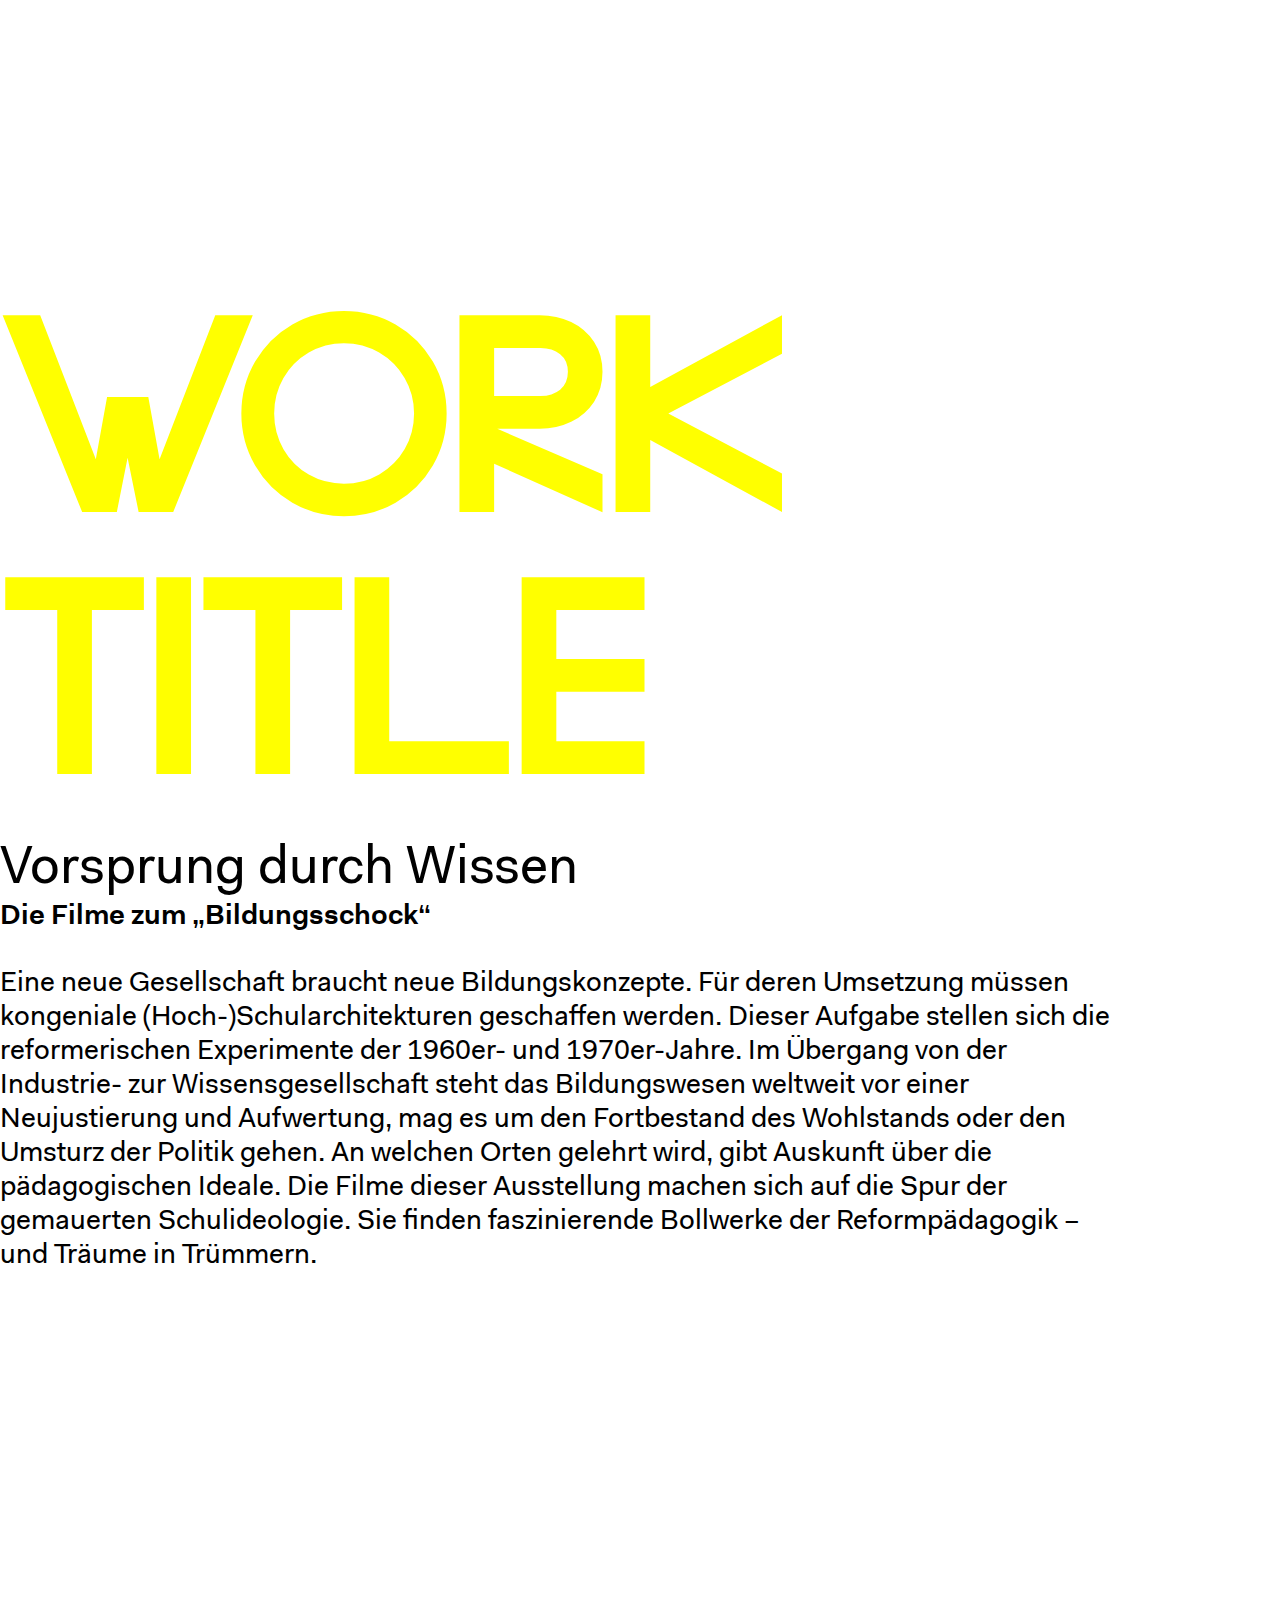
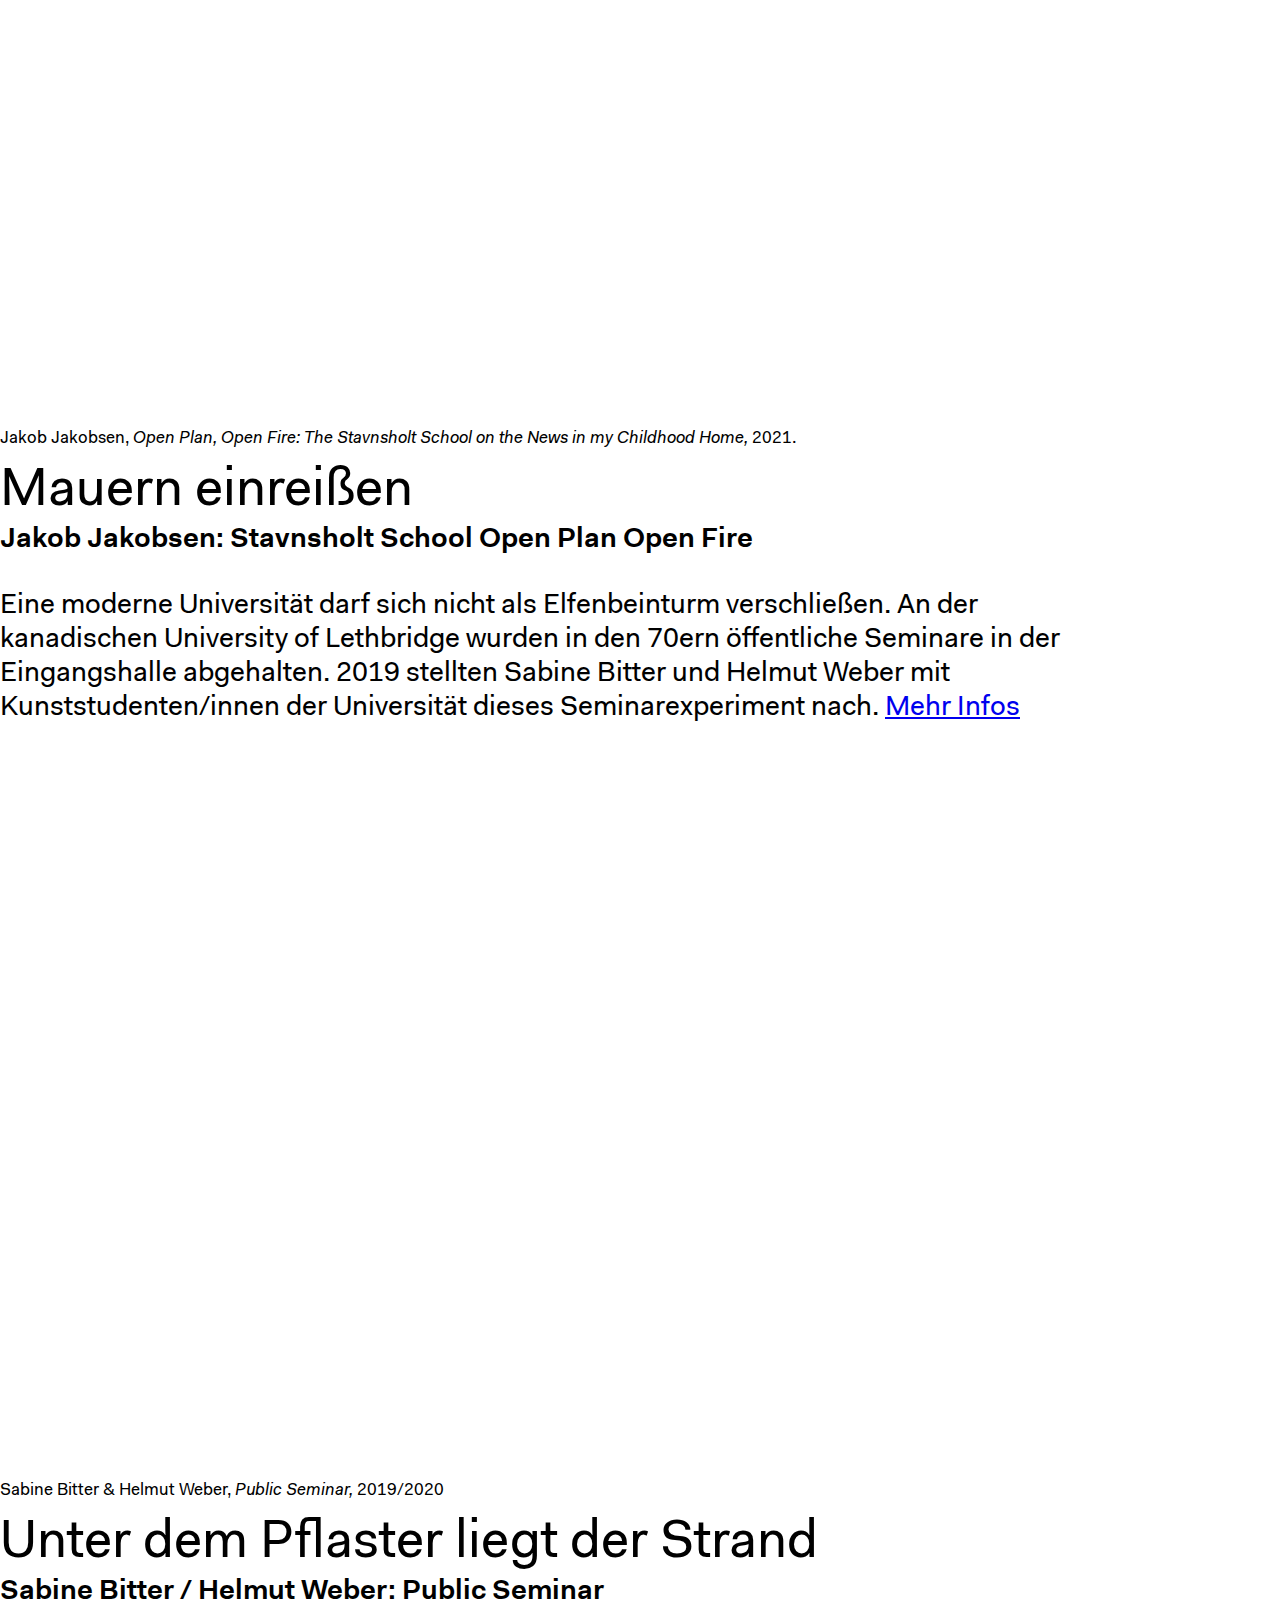
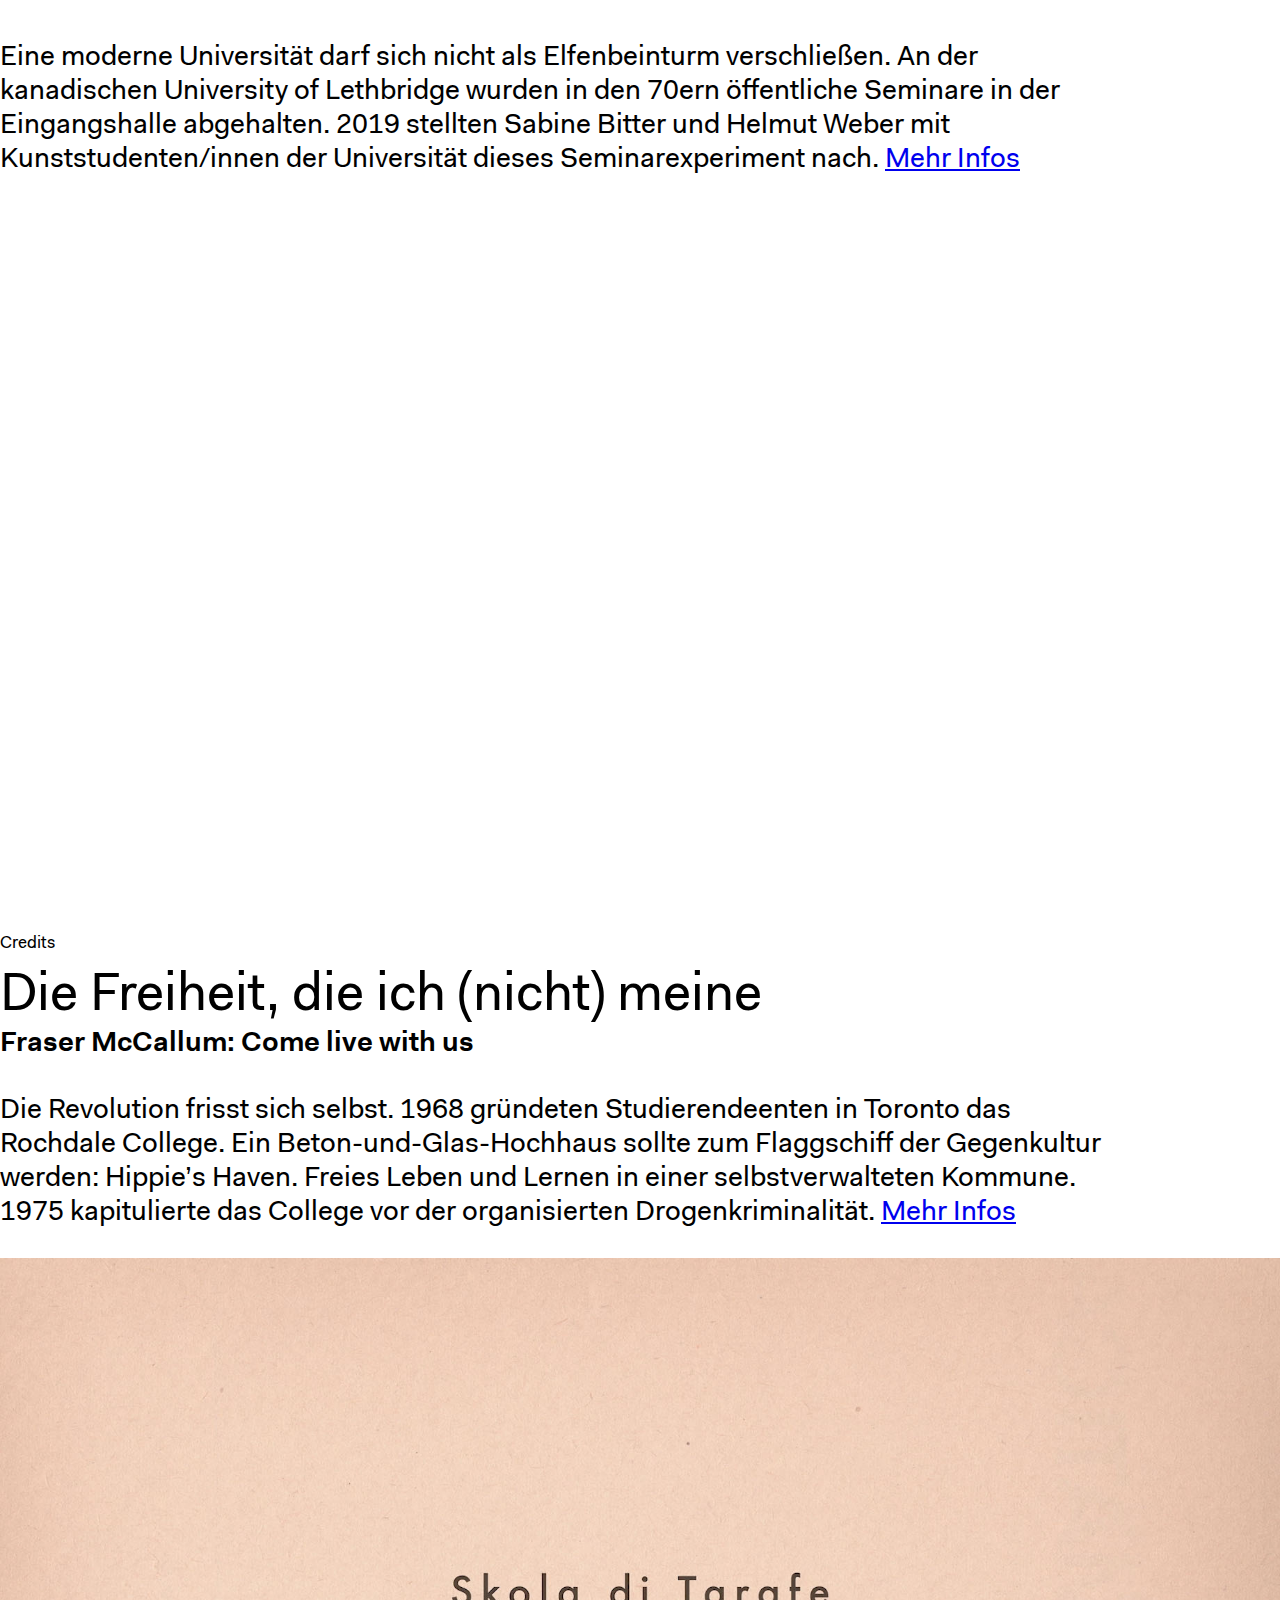
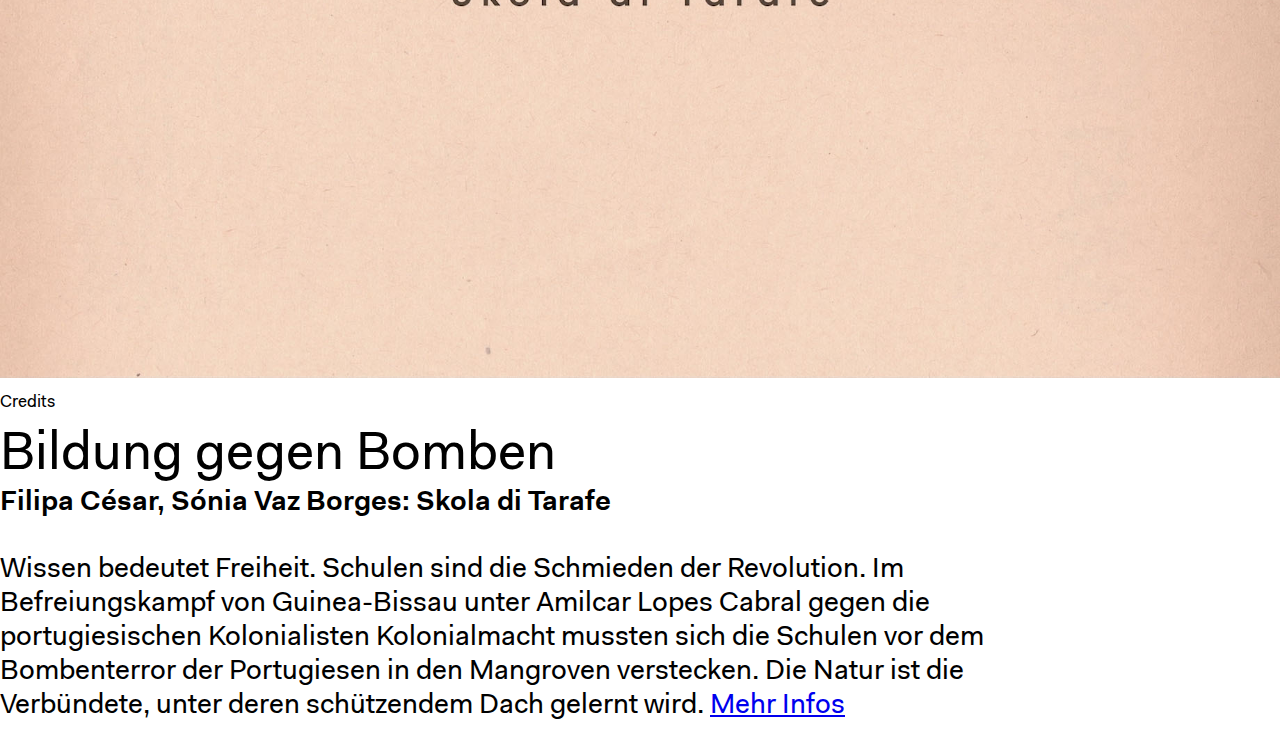
<file: bs-test2a.html>
<!DOCTYPE html>
<html lang="en" dir="ltr">
  <head>
    <meta charset="utf-8">
    <title>Test2a</title>
    <link rel="stylesheet" href="./assets/styles.css" />
  </head>
  <body>
    <header class="video__cover">

      <iframe class="video__cover__iframe" src="https://player.vimeo.com/video/551830358?background=1" width="100%" height="100%" frameborder="0" allow="autoplay; fullscreen; picture-in-picture" allowfullscreen></iframe>

      <nav>
        <div class="language">
          <a href="#english">EN</a>
        </div>

        <div class="logo">
          <a href="/">
            <svg xmlns="http://www.w3.org/2000/svg" viewBox="0 0 130 56">
              <title>HKW | Haus der Kulturen der Welt</title>
              <path d="M29.3 18.6H7.4V.1H-.2v44.4h7.6V26h21.9v18.5h7.6V.1h-7.6v18.5zm19-2.3V.1h-7.8v44.4h7.8V28.2L78 44.5v-8.7L52.4 22.3 78 8.8V.1L48.3 16.3zM109.5.1h-8.6L89.3 29.8V.1h-7.7v44.4h8.9l11.4-26.9v26.9h8.9L129.9.1h-8.6l-11.7 29.7-.1-29.7zM-.2 55.8h.9v-3h3.5v3h.9v-6.6h-.8v2.9H.7v-2.9h-.9v6.6zm6.9-1.2c0 .8.6 1.3 1.6 1.3.7 0 1.2-.2 1.5-.7v.6h.8v-3.1c0-1.1-.6-1.7-1.8-1.7-1.2 0-1.8.7-1.9 1.6h.8c0-.5.4-.9 1.1-.9.7 0 1 .4 1 1 0 .2-.1.3-.6.4l-.9.2c-1.2.1-1.6.6-1.6 1.3zm3.1-.7c0 .9-.6 1.4-1.3 1.4-.6 0-.9-.3-.9-.7 0-.4.2-.7.8-.8l.9-.2c.2 0 .4-.1.5-.2v.5zm2.4.1c0 1.5.8 2 1.7 2 .7 0 1.2-.3 1.4-.8v.7h.8v-4.7h-.8v2.4c0 1-.5 1.7-1.2 1.7S13 55 13 54v-2.7h-.8V54zm5.4.5c0 1 .8 1.5 1.9 1.5 1.2 0 2-.5 2-1.5 0-.8-.6-1.1-1.3-1.2l-.9-.3c-.6-.1-.8-.3-.8-.6 0-.5.5-.7 1-.7.6 0 1 .3 1 .8h.8c0-1-.8-1.4-1.8-1.4s-1.9.5-1.9 1.5.7 1.2 1.4 1.3l.9.2c.5.1.7.2.7.6 0 .5-.4.8-1.2.8-.5 0-1.1-.2-1.1-.8l-.7-.2zm7.4-1c0 1.5.9 2.4 2.1 2.4.7 0 1.3-.2 1.6-.8v.7h.8v-7h-.8v3.1c-.3-.6-.8-.8-1.5-.8C26 51 25 52 25 53.5zm.9 0c0-1.1.6-1.8 1.4-1.8s1.4.6 1.4 1.7-.6 1.7-1.4 1.7c-.8.1-1.4-.5-1.4-1.6zm5 0c0 1.5.8 2.5 2.3 2.5 1.1 0 1.9-.7 2-1.5h-.8c-.1.4-.5.8-1.2.8-.8 0-1.3-.6-1.4-1.6h3.4v-.3c0-1.4-.8-2.2-2.1-2.2-1.2-.2-2.2.8-2.2 2.3zm2.2-1.7c.7 0 1.1.4 1.2 1.2h-2.5c.2-.8.7-1.2 1.3-1.2zm3.5 4h.8v-2.5c0-.8.3-1.5 1-1.5.2 0 .4 0 .6.2l.3-.8c-.2-.2-.5-.2-.7-.2-.6 0-1 .3-1.2.8v-.7h-.8v4.7zm6.2 0h.9v-2l1-1.1 2.4 3.1h1l-2.8-3.7 2.7-2.9h-1l-3.3 3.6v-3.6h-.9v6.6zm6.3-1.8c0 1.5.8 2 1.7 2 .7 0 1.2-.3 1.4-.8v.7h.8v-4.7h-.8v2.4c0 1-.5 1.7-1.2 1.7s-1.1-.3-1.1-1.3v-2.7h-.8V54zm5.7 1.8h.8v-7h-.8v7zm2.9-1.3c0 .9.5 1.4 1.4 1.4h.7v-.7h-.6c-.5 0-.7-.2-.7-.7v-2.6h1.2v-.7h-1.2v-1.4h-.8v1.4h-.9v.7h.9v2.6zM61 54c0 1.5.8 2 1.7 2 .7 0 1.2-.3 1.4-.8v.7h.9v-4.7h-.8v2.4c0 1-.5 1.7-1.2 1.7s-1.1-.3-1.1-1.3v-2.7H61V54zm5.7 1.8h.8v-2.5c0-.8.3-1.5 1-1.5.2 0 .4 0 .6.2l.3-.8c-.2-.2-.5-.2-.7-.2-.6 0-1 .3-1.2.8v-.7h-.8v4.7zm3.2-2.3c0 1.5.8 2.5 2.3 2.5 1.1 0 1.9-.7 2-1.5h-.8c-.1.4-.5.8-1.2.8-.8 0-1.3-.6-1.4-1.6h3.4v-.3c0-1.4-.8-2.2-2.1-2.2-1.2-.2-2.2.8-2.2 2.3zm2.3-1.7c.7 0 1.1.4 1.2 1.2h-2.5c.1-.8.6-1.2 1.3-1.2zm3.4 4h.8v-2.4c0-1 .6-1.6 1.3-1.6.7 0 1.1.3 1.1 1.3v2.7h.8V53c0-1.5-.8-2-1.7-2-.7 0-1.2.3-1.5.8v-.7h-.8v4.7zm7.8-2.3c0 1.5.9 2.4 2.1 2.4.7 0 1.3-.2 1.6-.8v.7h.8v-7H87v3.1c-.3-.6-.8-.8-1.5-.8-1.2-.1-2.1.9-2.1 2.4zm.8 0c0-1.1.6-1.8 1.4-1.8.8 0 1.4.6 1.4 1.7s-.6 1.7-1.4 1.7c-.7.1-1.4-.5-1.4-1.6zm5.1 0c0 1.5.8 2.5 2.3 2.5 1.1 0 1.9-.7 2-1.5h-.8c-.1.4-.5.8-1.2.8-.8 0-1.3-.6-1.4-1.6h3.4v-.3c0-1.4-.8-2.2-2.1-2.2-1.3-.2-2.2.8-2.2 2.3zm2.2-1.7c.7 0 1.1.4 1.2 1.2h-2.5c.1-.8.7-1.2 1.3-1.2zm3.4 4h.8v-2.5c0-.8.3-1.5 1-1.5.2 0 .4 0 .6.2l.3-.8c-.2-.2-.5-.2-.7-.2-.6 0-1 .3-1.2.8v-.7h-.8v4.7zm7.3 0h1.1l1.5-5.6 1.5 5.6h1.1l1.7-6.6h-.9l-1.4 5.7-1.5-5.7h-1.1l-1.5 5.7-1.4-5.7h-.9l1.8 6.6zm7.4-2.3c0 1.5.8 2.5 2.3 2.5 1.1 0 1.9-.7 2-1.5h-.9c-.1.4-.5.8-1.2.8-.8 0-1.3-.6-1.4-1.6h3.4v-.3c0-1.4-.8-2.2-2.1-2.2-1.1-.2-2.1.8-2.1 2.3zm2.2-1.7c.7 0 1.1.4 1.2 1.2h-2.5c.2-.8.7-1.2 1.3-1.2zm3.5 4h.8v-7h-.8v7zm2.8-1.3c0 .9.5 1.4 1.4 1.4h.7v-.7h-.6c-.5 0-.7-.2-.7-.7v-2.6h1.2v-.7H119v-1.4h-.8v1.4h-.9v.7h.9v2.6h-.1z" />
            </svg>
          </a>
        </div>
      </nav>
      <div class="title">
        <h1><a href="sabine_bitter_helmut_weber_public_seminar.html">Work title</a></h1>
      </div>
      <p class="byline">Artist name</p>
    </header>

    <div class="container">

      <h1>Vorsprung durch Wissen</h1>

      <h3>Die Filme zum „Bildungsschock“</h3>

      <p class="lead">
        Eine neue Gesellschaft braucht neue Bildungskonzepte. Für deren Umsetzung müssen kongeniale (Hoch-)Schularchitekturen geschaffen werden. Dieser Aufgabe stellen sich die reformerischen Experimente der 1960er- und 1970er-Jahre. Im Übergang von der Industrie- zur Wissensgesellschaft steht das Bildungswesen weltweit vor einer Neujustierung und Aufwertung, mag es um den Fortbestand des Wohlstands oder den Umsturz der Politik gehen. An welchen Orten gelehrt wird, gibt Auskunft über die pädagogischen Ideale. Die Filme dieser Ausstellung machen sich auf die Spur der gemauerten Schulideologie. Sie finden faszinierende Bollwerke der Reformpädagogik – und Träume in Trümmern.
      </p>

      <div class="work__teasers__x2">
        <div class="work__teaser">
          <div style="padding:56.25% 0 0 0;position:relative;"><iframe class="vimeo__embed" src="https://player.vimeo.com/video/551889492?badge=0&amp;autopause=0&amp;player_id=0&amp;app_id=58479" frameborder="0" allow="autoplay; fullscreen; picture-in-picture" allowfullscreen style="position:absolute;top:0;left:0;width:100%;height:100%;" title="Jakob Jakobsen_Open Plan_Open Fire_The Stavnsholt School on the News in My Childhood Home_3min.mp4"></iframe></div><script src="https://player.vimeo.com/api/player.js"></script>
          <p class="credits">Jakob Jakobsen, <i>Open Plan, Open Fire: The Stavnsholt School on the News in my Childhood Home,</i> 2021.<br />
            Video, 13:00 min. Courtesy the artist.
          </p>
          <h2>Mauern einreißen</h2>
          <h3>Jakob Jakobsen: Stavnsholt School Open Plan Open Fire</h3>
          <p>
            Eine moderne Universität darf sich nicht als Elfenbeinturm verschließen. An der kanadischen University of Lethbridge wurden in den 70ern öffentliche Seminare in der Eingangshalle abgehalten. 2019 stellten Sabine Bitter und Helmut Weber mit Kunststudenten/innen der Universität dieses Seminarexperiment nach. <a href="sabine_bitter_helmut_weber_public_seminar.html">Mehr Infos</a>
          </p>
        </div>
        <div class="work__teaser">
          <div style="padding:56.25% 0 0 0;position:relative;"><iframe class="vimeo__embed" src="https://player.vimeo.com/video/551889786?badge=0&amp;autopause=0&amp;player_id=0&amp;app_id=58479" frameborder="0" allow="autoplay; fullscreen; picture-in-picture" allowfullscreen style="position:absolute;top:0;left:0;width:100%;height:100%;" title="Sabine Bitter_Helmut Weber_Public Seminar_3min.mp4"></iframe></div><script src="https://player.vimeo.com/api/player.js"></script>
          <p class="credits">Sabine Bitter & Helmut Weber, <i>Public Seminar,</i> 2019/2020<br />
            Video, 12:05 min,<br />
            Courtesy the artists<br />
            Gefördert von / Funded by Bundeskanzleramt Österreich, Canada Council for the Arts
          </p>
          <h2>Unter dem Pflaster liegt der Strand</h2>
          <h3>Sabine Bitter / Helmut Weber: Public Seminar</h3>
          <p>
            Eine moderne Universität darf sich nicht als Elfenbeinturm verschließen. An der kanadischen University of Lethbridge wurden in den 70ern öffentliche Seminare in der Eingangshalle abgehalten. 2019 stellten Sabine Bitter und Helmut Weber mit Kunststudenten/innen der Universität dieses Seminarexperiment nach. <a href="sabine_bitter_helmut_weber_public_seminar.html">Mehr Infos</a>
          </p>
        </div>
      </div>

      <div class="work__teasers__x2">
        <div class="work__teaser">
          <div style="padding:56.25% 0 0 0;position:relative;"><iframe src="https://player.vimeo.com/video/551889167?badge=0&amp;autopause=0&amp;player_id=0&amp;app_id=58479" frameborder="0" allow="autoplay; fullscreen; picture-in-picture" allowfullscreen style="position:absolute;top:0;left:0;width:100%;height:100%;" title="Fraser McCullum_Come-Live-With-Us_3min.mp4"></iframe></div><script src="https://player.vimeo.com/api/player.js"></script>
          <p class="credits">Credits</p>
          <h2>Die Freiheit, die ich (nicht) meine</h2>
          <h3>Fraser McCallum: Come live with us</h3>
          <p>
            Die Revolution frisst sich selbst. 1968 gründeten Studierendeenten in Toronto das Rochdale College. Ein Beton-und-Glas-Hochhaus sollte zum Flaggschiff der Gegenkultur werden: Hippie’s Haven. Freies Leben und Lernen in einer selbstverwalteten Kommune. 1975 kapitulierte das College vor der organisierten Drogenkriminalität. <a href="sabine_bitter_helmut_weber_public_seminar.html">Mehr Infos</a>
          </p>
        </div>
        <div class="work__teaser">
          <a href="skola-di-tarafe.html"><img class="video__poster" src="./assets/skola-di-tarafe.jpg" width="100%" /></a>
          <p class="credits">Credits</p>
          <h2>Bildung gegen Bomben</h2>
          <h3>Filipa César, Sónia Vaz Borges: Skola di Tarafe</h3>
          <p>
            Wissen bedeutet Freiheit. Schulen sind die Schmieden der Revolution. Im Befreiungskampf von Guinea-Bissau unter Amilcar Lopes Cabral gegen die portugiesischen Kolonialisten Kolonialmacht mussten sich die Schulen vor dem Bombenterror der Portugiesen in den Mangroven verstecken. Die Natur ist die Verbündete, unter deren schützendem Dach gelernt wird. <a href="skola-di-tarafe.html">Mehr Infos</a>
          </p>
        </div>
      </div>

    </div>

  </body>
</html>
</file>
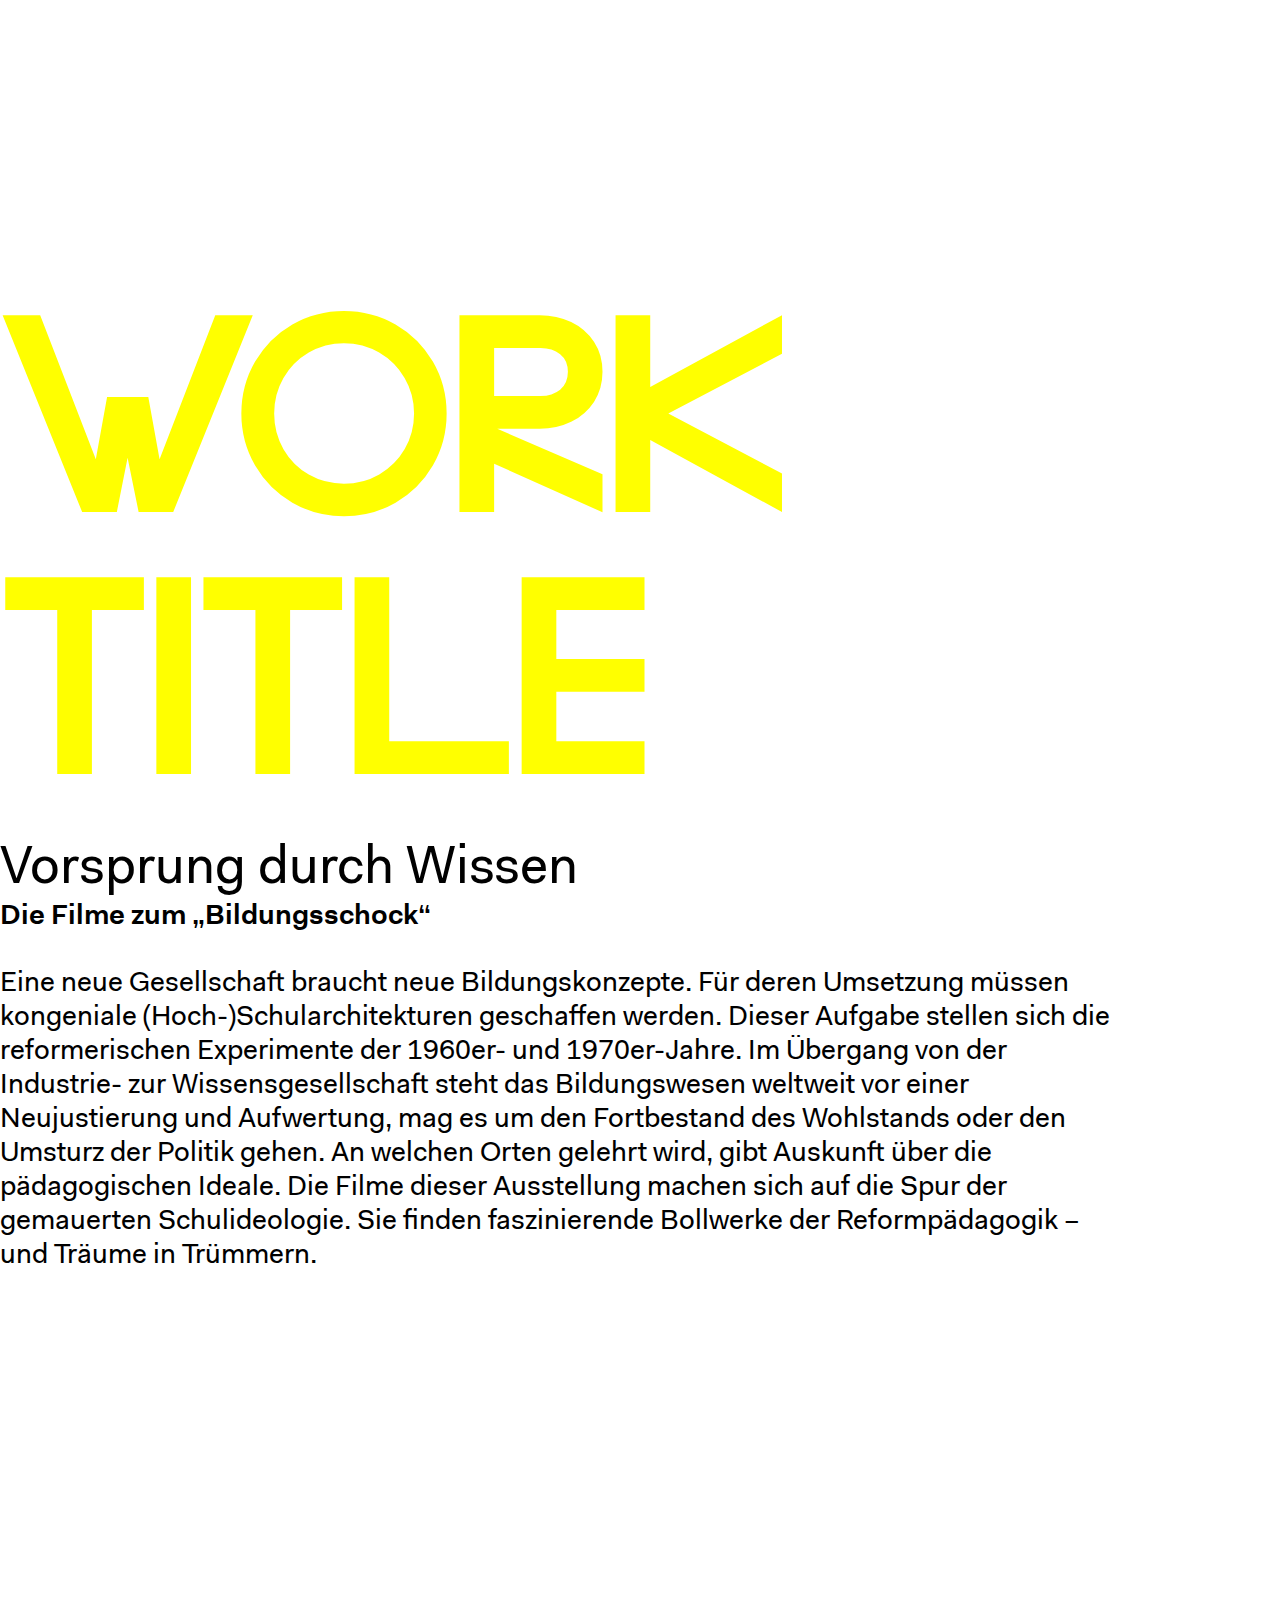
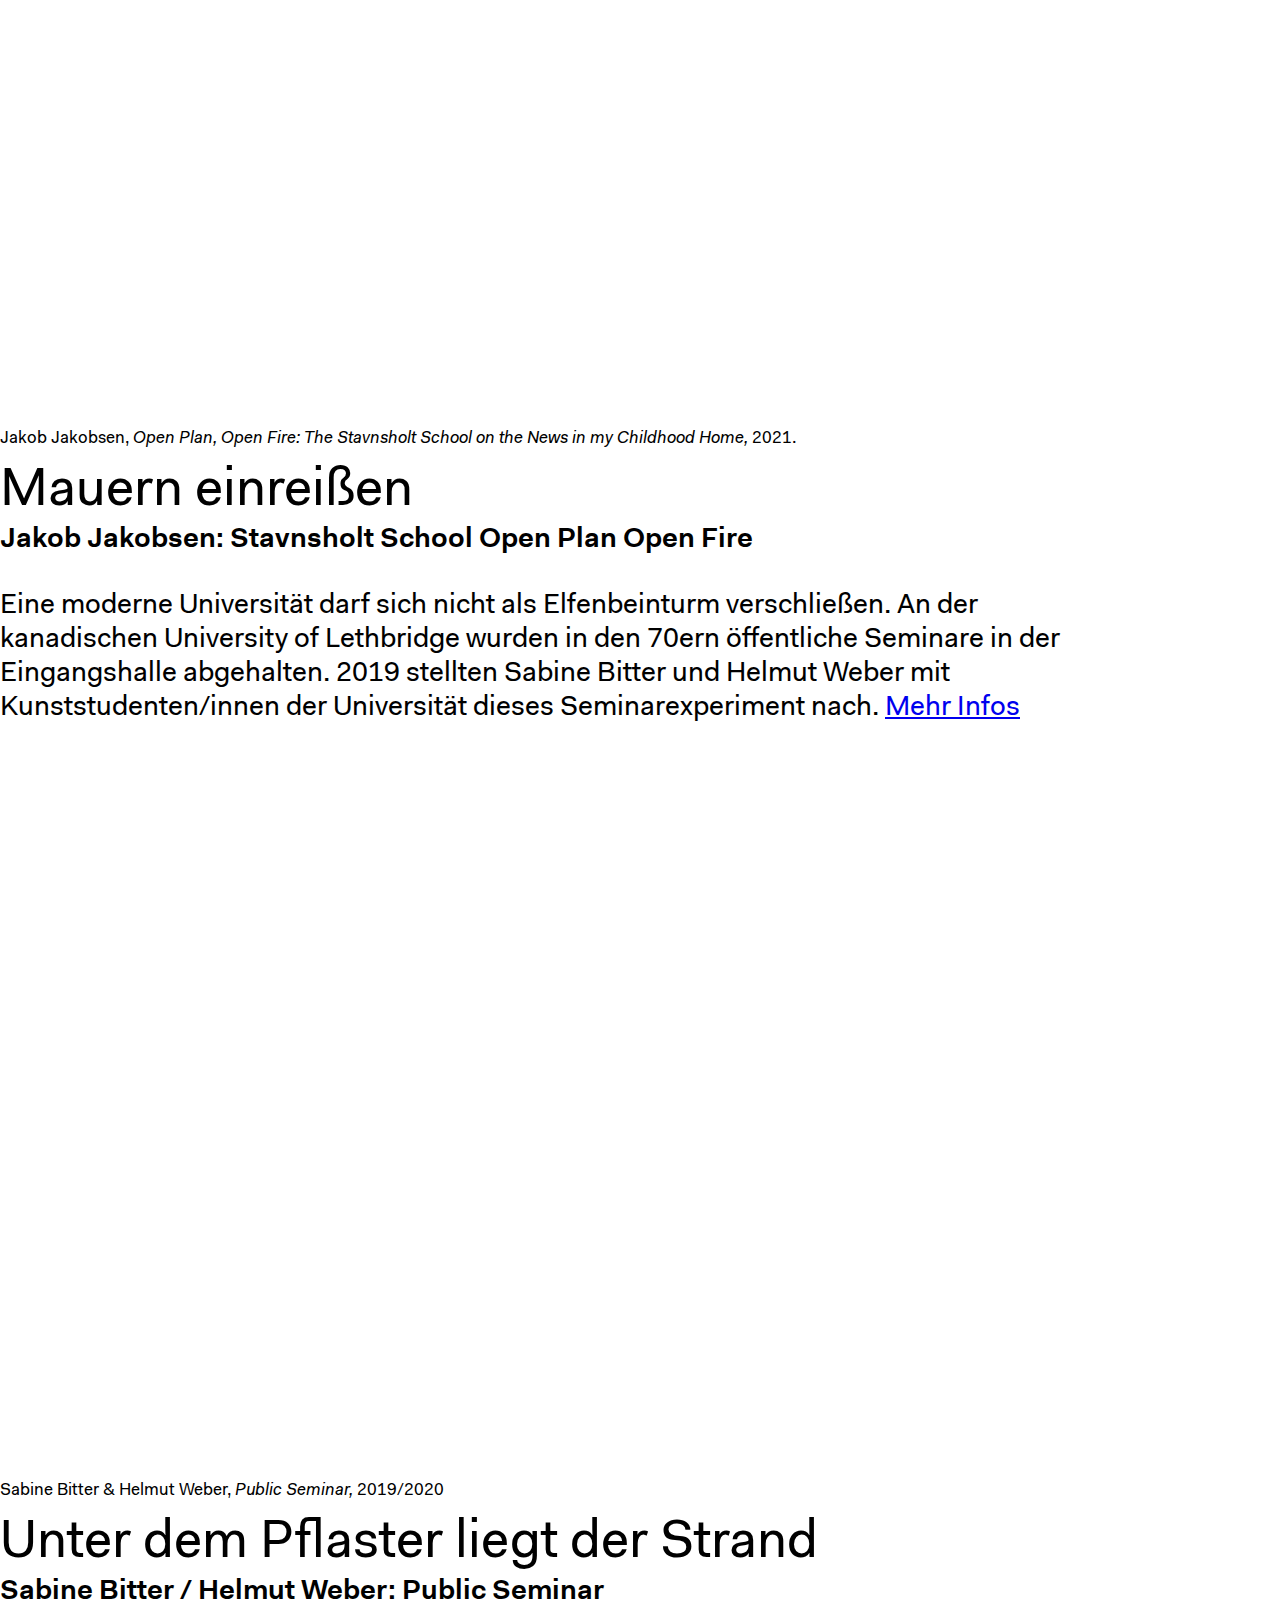
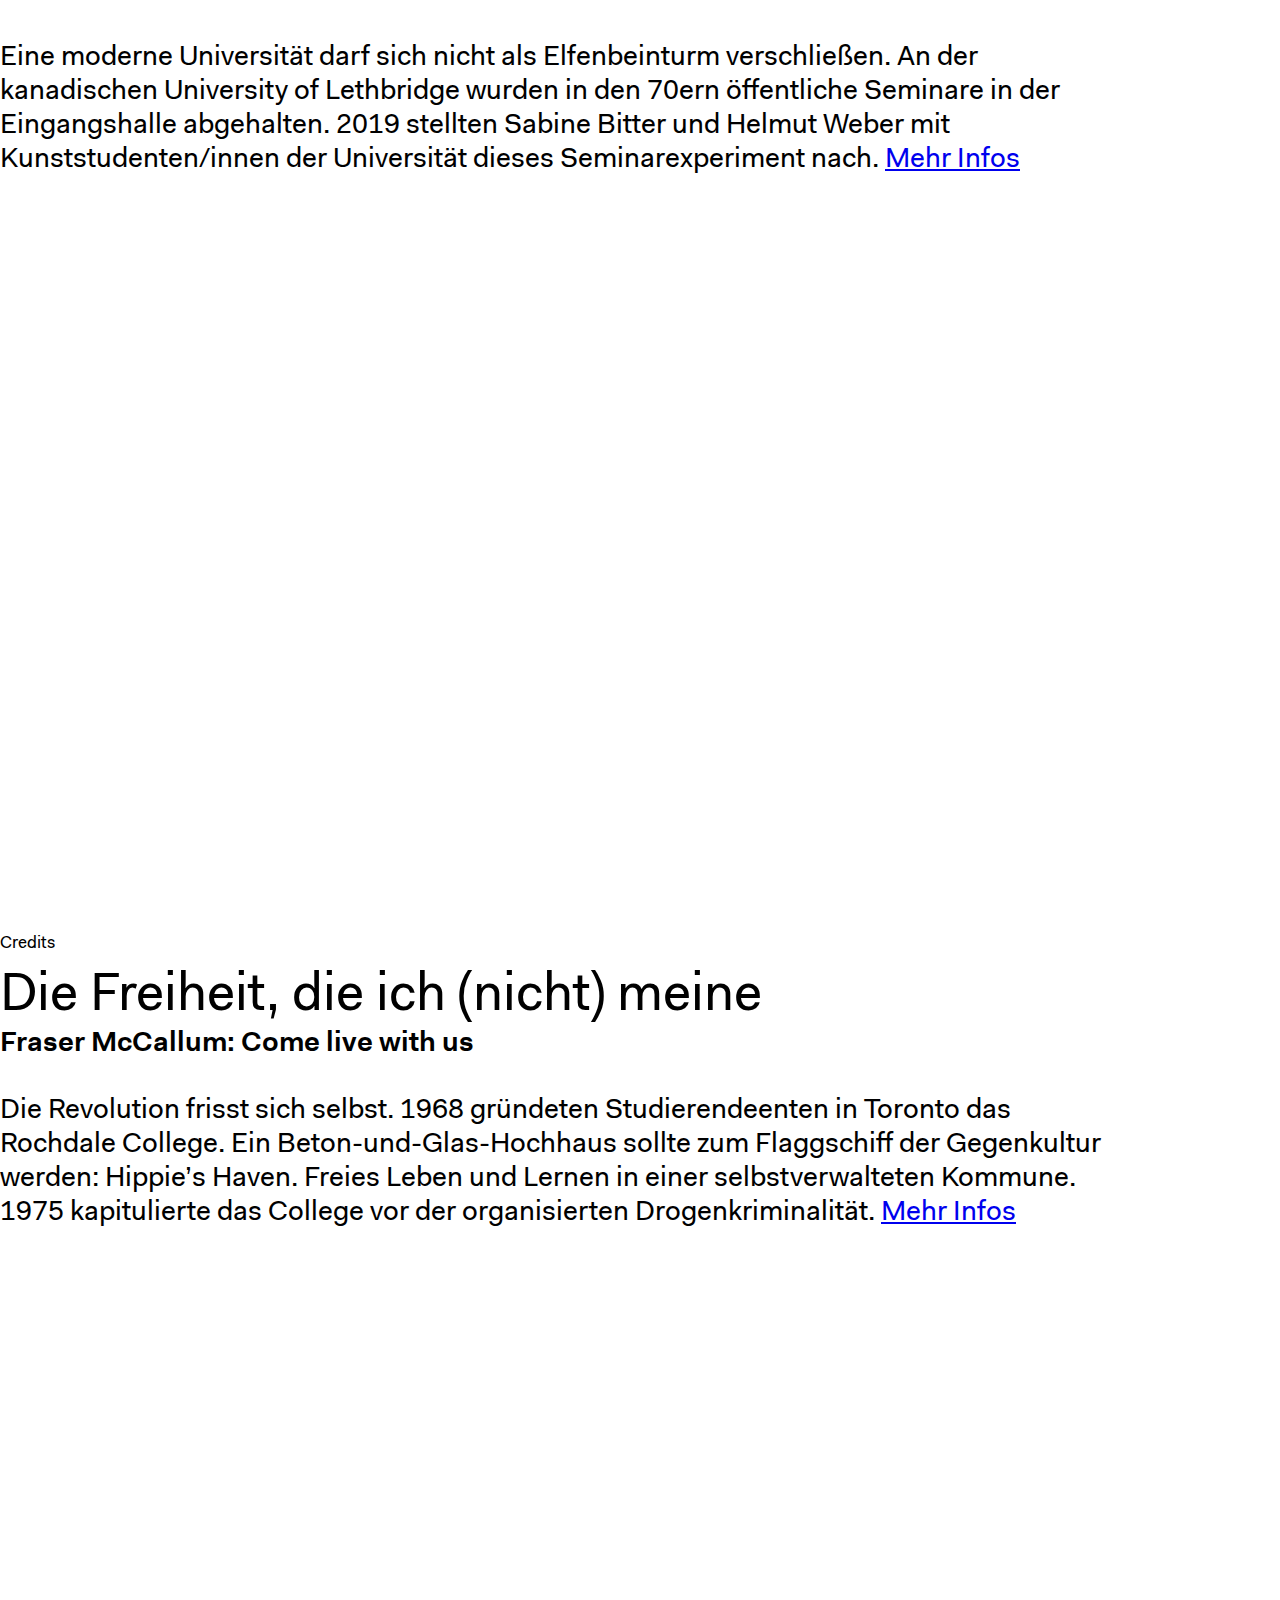
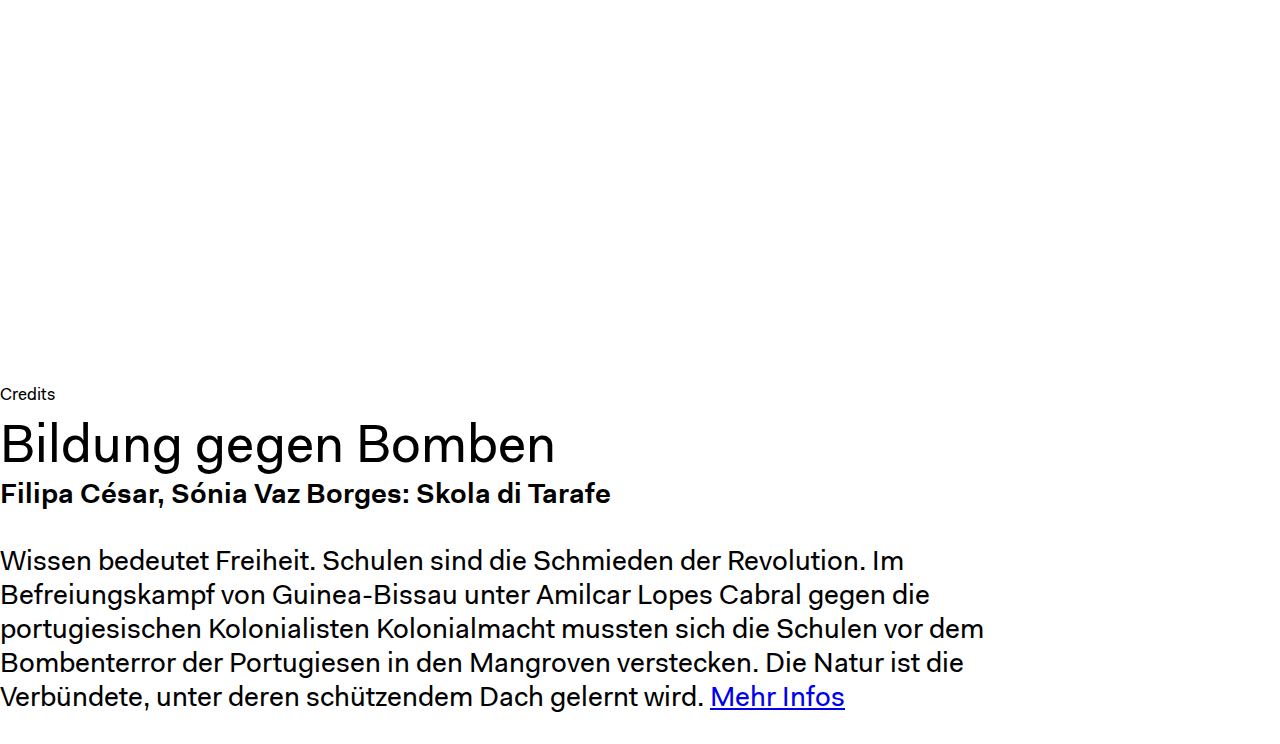
<file: bs-test2b.html>
<!DOCTYPE html>
<html lang="en" dir="ltr">
  <head>
    <meta charset="utf-8">
    <title>Test2b</title>
    <link rel="stylesheet" href="./assets/styles.css" />
  </head>
  <body>
    <header class="video__cover">

      <iframe class="video__cover__iframe" src="https://player.vimeo.com/video/551830358?background=1" width="100%" height="100%" frameborder="0" allow="autoplay; fullscreen; picture-in-picture" allowfullscreen></iframe>

      <nav>
        <div class="language">
          <a href="#english">EN</a>
        </div>

        <div class="logo">
          <a href="/">
            <svg xmlns="http://www.w3.org/2000/svg" viewBox="0 0 130 56">
              <title>HKW | Haus der Kulturen der Welt</title>
              <path d="M29.3 18.6H7.4V.1H-.2v44.4h7.6V26h21.9v18.5h7.6V.1h-7.6v18.5zm19-2.3V.1h-7.8v44.4h7.8V28.2L78 44.5v-8.7L52.4 22.3 78 8.8V.1L48.3 16.3zM109.5.1h-8.6L89.3 29.8V.1h-7.7v44.4h8.9l11.4-26.9v26.9h8.9L129.9.1h-8.6l-11.7 29.7-.1-29.7zM-.2 55.8h.9v-3h3.5v3h.9v-6.6h-.8v2.9H.7v-2.9h-.9v6.6zm6.9-1.2c0 .8.6 1.3 1.6 1.3.7 0 1.2-.2 1.5-.7v.6h.8v-3.1c0-1.1-.6-1.7-1.8-1.7-1.2 0-1.8.7-1.9 1.6h.8c0-.5.4-.9 1.1-.9.7 0 1 .4 1 1 0 .2-.1.3-.6.4l-.9.2c-1.2.1-1.6.6-1.6 1.3zm3.1-.7c0 .9-.6 1.4-1.3 1.4-.6 0-.9-.3-.9-.7 0-.4.2-.7.8-.8l.9-.2c.2 0 .4-.1.5-.2v.5zm2.4.1c0 1.5.8 2 1.7 2 .7 0 1.2-.3 1.4-.8v.7h.8v-4.7h-.8v2.4c0 1-.5 1.7-1.2 1.7S13 55 13 54v-2.7h-.8V54zm5.4.5c0 1 .8 1.5 1.9 1.5 1.2 0 2-.5 2-1.5 0-.8-.6-1.1-1.3-1.2l-.9-.3c-.6-.1-.8-.3-.8-.6 0-.5.5-.7 1-.7.6 0 1 .3 1 .8h.8c0-1-.8-1.4-1.8-1.4s-1.9.5-1.9 1.5.7 1.2 1.4 1.3l.9.2c.5.1.7.2.7.6 0 .5-.4.8-1.2.8-.5 0-1.1-.2-1.1-.8l-.7-.2zm7.4-1c0 1.5.9 2.4 2.1 2.4.7 0 1.3-.2 1.6-.8v.7h.8v-7h-.8v3.1c-.3-.6-.8-.8-1.5-.8C26 51 25 52 25 53.5zm.9 0c0-1.1.6-1.8 1.4-1.8s1.4.6 1.4 1.7-.6 1.7-1.4 1.7c-.8.1-1.4-.5-1.4-1.6zm5 0c0 1.5.8 2.5 2.3 2.5 1.1 0 1.9-.7 2-1.5h-.8c-.1.4-.5.8-1.2.8-.8 0-1.3-.6-1.4-1.6h3.4v-.3c0-1.4-.8-2.2-2.1-2.2-1.2-.2-2.2.8-2.2 2.3zm2.2-1.7c.7 0 1.1.4 1.2 1.2h-2.5c.2-.8.7-1.2 1.3-1.2zm3.5 4h.8v-2.5c0-.8.3-1.5 1-1.5.2 0 .4 0 .6.2l.3-.8c-.2-.2-.5-.2-.7-.2-.6 0-1 .3-1.2.8v-.7h-.8v4.7zm6.2 0h.9v-2l1-1.1 2.4 3.1h1l-2.8-3.7 2.7-2.9h-1l-3.3 3.6v-3.6h-.9v6.6zm6.3-1.8c0 1.5.8 2 1.7 2 .7 0 1.2-.3 1.4-.8v.7h.8v-4.7h-.8v2.4c0 1-.5 1.7-1.2 1.7s-1.1-.3-1.1-1.3v-2.7h-.8V54zm5.7 1.8h.8v-7h-.8v7zm2.9-1.3c0 .9.5 1.4 1.4 1.4h.7v-.7h-.6c-.5 0-.7-.2-.7-.7v-2.6h1.2v-.7h-1.2v-1.4h-.8v1.4h-.9v.7h.9v2.6zM61 54c0 1.5.8 2 1.7 2 .7 0 1.2-.3 1.4-.8v.7h.9v-4.7h-.8v2.4c0 1-.5 1.7-1.2 1.7s-1.1-.3-1.1-1.3v-2.7H61V54zm5.7 1.8h.8v-2.5c0-.8.3-1.5 1-1.5.2 0 .4 0 .6.2l.3-.8c-.2-.2-.5-.2-.7-.2-.6 0-1 .3-1.2.8v-.7h-.8v4.7zm3.2-2.3c0 1.5.8 2.5 2.3 2.5 1.1 0 1.9-.7 2-1.5h-.8c-.1.4-.5.8-1.2.8-.8 0-1.3-.6-1.4-1.6h3.4v-.3c0-1.4-.8-2.2-2.1-2.2-1.2-.2-2.2.8-2.2 2.3zm2.3-1.7c.7 0 1.1.4 1.2 1.2h-2.5c.1-.8.6-1.2 1.3-1.2zm3.4 4h.8v-2.4c0-1 .6-1.6 1.3-1.6.7 0 1.1.3 1.1 1.3v2.7h.8V53c0-1.5-.8-2-1.7-2-.7 0-1.2.3-1.5.8v-.7h-.8v4.7zm7.8-2.3c0 1.5.9 2.4 2.1 2.4.7 0 1.3-.2 1.6-.8v.7h.8v-7H87v3.1c-.3-.6-.8-.8-1.5-.8-1.2-.1-2.1.9-2.1 2.4zm.8 0c0-1.1.6-1.8 1.4-1.8.8 0 1.4.6 1.4 1.7s-.6 1.7-1.4 1.7c-.7.1-1.4-.5-1.4-1.6zm5.1 0c0 1.5.8 2.5 2.3 2.5 1.1 0 1.9-.7 2-1.5h-.8c-.1.4-.5.8-1.2.8-.8 0-1.3-.6-1.4-1.6h3.4v-.3c0-1.4-.8-2.2-2.1-2.2-1.3-.2-2.2.8-2.2 2.3zm2.2-1.7c.7 0 1.1.4 1.2 1.2h-2.5c.1-.8.7-1.2 1.3-1.2zm3.4 4h.8v-2.5c0-.8.3-1.5 1-1.5.2 0 .4 0 .6.2l.3-.8c-.2-.2-.5-.2-.7-.2-.6 0-1 .3-1.2.8v-.7h-.8v4.7zm7.3 0h1.1l1.5-5.6 1.5 5.6h1.1l1.7-6.6h-.9l-1.4 5.7-1.5-5.7h-1.1l-1.5 5.7-1.4-5.7h-.9l1.8 6.6zm7.4-2.3c0 1.5.8 2.5 2.3 2.5 1.1 0 1.9-.7 2-1.5h-.9c-.1.4-.5.8-1.2.8-.8 0-1.3-.6-1.4-1.6h3.4v-.3c0-1.4-.8-2.2-2.1-2.2-1.1-.2-2.1.8-2.1 2.3zm2.2-1.7c.7 0 1.1.4 1.2 1.2h-2.5c.2-.8.7-1.2 1.3-1.2zm3.5 4h.8v-7h-.8v7zm2.8-1.3c0 .9.5 1.4 1.4 1.4h.7v-.7h-.6c-.5 0-.7-.2-.7-.7v-2.6h1.2v-.7H119v-1.4h-.8v1.4h-.9v.7h.9v2.6h-.1z" />
            </svg>
          </a>
        </div>
      </nav>
      <div class="title">
        <h1><a href="sabine_bitter_helmut_weber_public_seminar.html">Work title</a></h1>
      </div>
      <p class="byline">Artist name</p>
    </header>

    <div class="container">

      <h1>Vorsprung durch Wissen</h1>

      <h3>Die Filme zum „Bildungsschock“</h3>

      <p class="lead">
        Eine neue Gesellschaft braucht neue Bildungskonzepte. Für deren Umsetzung müssen kongeniale (Hoch-)Schularchitekturen geschaffen werden. Dieser Aufgabe stellen sich die reformerischen Experimente der 1960er- und 1970er-Jahre. Im Übergang von der Industrie- zur Wissensgesellschaft steht das Bildungswesen weltweit vor einer Neujustierung und Aufwertung, mag es um den Fortbestand des Wohlstands oder den Umsturz der Politik gehen. An welchen Orten gelehrt wird, gibt Auskunft über die pädagogischen Ideale. Die Filme dieser Ausstellung machen sich auf die Spur der gemauerten Schulideologie. Sie finden faszinierende Bollwerke der Reformpädagogik – und Träume in Trümmern.
      </p>

      <div class="work__teasers__x2">
        <div class="work__teaser">
          <div style="padding:56.25% 0 0 0;position:relative;"><iframe src="https://player.vimeo.com/video/551889752?background=1" frameborder="0" allow="autoplay; fullscreen; picture-in-picture" allowfullscreen style="position:absolute;top:0;left:0;width:100%;height:100%;" title="Jakob Jakobsen_Open Plan_Open Fire_The Stavnsholt School on the News in My Childhood Home_3sek.mp4"></iframe></div><script src="https://player.vimeo.com/api/player.js"></script>
          <p class="credits">Jakob Jakobsen, <i>Open Plan, Open Fire: The Stavnsholt School on the News in my Childhood Home,</i> 2021.<br />
            Video, 13:00 min. Courtesy the artist.
          </p>
          <h2>Mauern einreißen</h2>
          <h3>Jakob Jakobsen: Stavnsholt School Open Plan Open Fire</h3>
          <p>
            Eine moderne Universität darf sich nicht als Elfenbeinturm verschließen. An der kanadischen University of Lethbridge wurden in den 70ern öffentliche Seminare in der Eingangshalle abgehalten. 2019 stellten Sabine Bitter und Helmut Weber mit Kunststudenten/innen der Universität dieses Seminarexperiment nach. <a href="sabine_bitter_helmut_weber_public_seminar.html">Mehr Infos</a>
          </p>
        </div>
        <div class="work__teaser">
          <div style="padding:56.25% 0 0 0;position:relative;"><iframe src="https://player.vimeo.com/video/551889457?background=1" frameborder="0" allow="autoplay; fullscreen; picture-in-picture" allowfullscreen style="position:absolute;top:0;left:0;width:100%;height:100%;" title="Fraser McCullum_Come-Live-With-Us_3sec.mp4"></iframe></div><script src="https://player.vimeo.com/api/player.js"></script>
          <p class="credits">Sabine Bitter & Helmut Weber, <i>Public Seminar,</i> 2019/2020<br />
            Video, 12:05 min,<br />
            Courtesy the artists<br />
            Gefördert von / Funded by Bundeskanzleramt Österreich, Canada Council for the Arts
          </p>
          <h2>Unter dem Pflaster liegt der Strand</h2>
          <h3>Sabine Bitter / Helmut Weber: Public Seminar</h3>
          <p>
            Eine moderne Universität darf sich nicht als Elfenbeinturm verschließen. An der kanadischen University of Lethbridge wurden in den 70ern öffentliche Seminare in der Eingangshalle abgehalten. 2019 stellten Sabine Bitter und Helmut Weber mit Kunststudenten/innen der Universität dieses Seminarexperiment nach. <a href="sabine_bitter_helmut_weber_public_seminar.html">Mehr Infos</a>
          </p>
        </div>
      </div>

      <div class="work__teasers__x2">
        <div class="work__teaser">
          <div style="padding:56.25% 0 0 0;position:relative;"><iframe src="https://player.vimeo.com/video/551889457?background=1" frameborder="0" allow="autoplay; fullscreen; picture-in-picture" allowfullscreen style="position:absolute;top:0;left:0;width:100%;height:100%;" title="Fraser McCullum_Come-Live-With-Us_3sec.mp4"></iframe></div><script src="https://player.vimeo.com/api/player.js"></script>
          <p class="credits">Credits</p>
          <h2>Die Freiheit, die ich (nicht) meine</h2>
          <h3>Fraser McCallum: Come live with us</h3>
          <p>
            Die Revolution frisst sich selbst. 1968 gründeten Studierendeenten in Toronto das Rochdale College. Ein Beton-und-Glas-Hochhaus sollte zum Flaggschiff der Gegenkultur werden: Hippie’s Haven. Freies Leben und Lernen in einer selbstverwalteten Kommune. 1975 kapitulierte das College vor der organisierten Drogenkriminalität. <a href="sabine_bitter_helmut_weber_public_seminar.html">Mehr Infos</a>
          </p>
        </div>

        <div class="work__teaser">
          <div style="padding:56.25% 0 0 0;position:relative;"><iframe src="https://player.vimeo.com/video/551888761?background=1" frameborder="0" allow="autoplay; fullscreen; picture-in-picture" allowfullscreen style="position:absolute;top:0;left:0;width:100%;height:100%;" title="Filipa C&amp;eacute;sar_S&amp;oacute;nia Vaz Borges_Skola di Tarafe_3sec.mp4"></iframe></div><script src="https://player.vimeo.com/api/player.js"></script>
          <p class="credits">Credits</p>
          <h2>Bildung gegen Bomben</h2>
          <h3>Filipa César, Sónia Vaz Borges: Skola di Tarafe</h3>
          <p>
            Wissen bedeutet Freiheit. Schulen sind die Schmieden der Revolution. Im Befreiungskampf von Guinea-Bissau unter Amilcar Lopes Cabral gegen die portugiesischen Kolonialisten Kolonialmacht mussten sich die Schulen vor dem Bombenterror der Portugiesen in den Mangroven verstecken. Die Natur ist die Verbündete, unter deren schützendem Dach gelernt wird. <a href="skola-di-tarafe.html">Mehr Infos</a>
          </p>
        </div>
      </div>

    </div>

  </body>
</html>
</file>
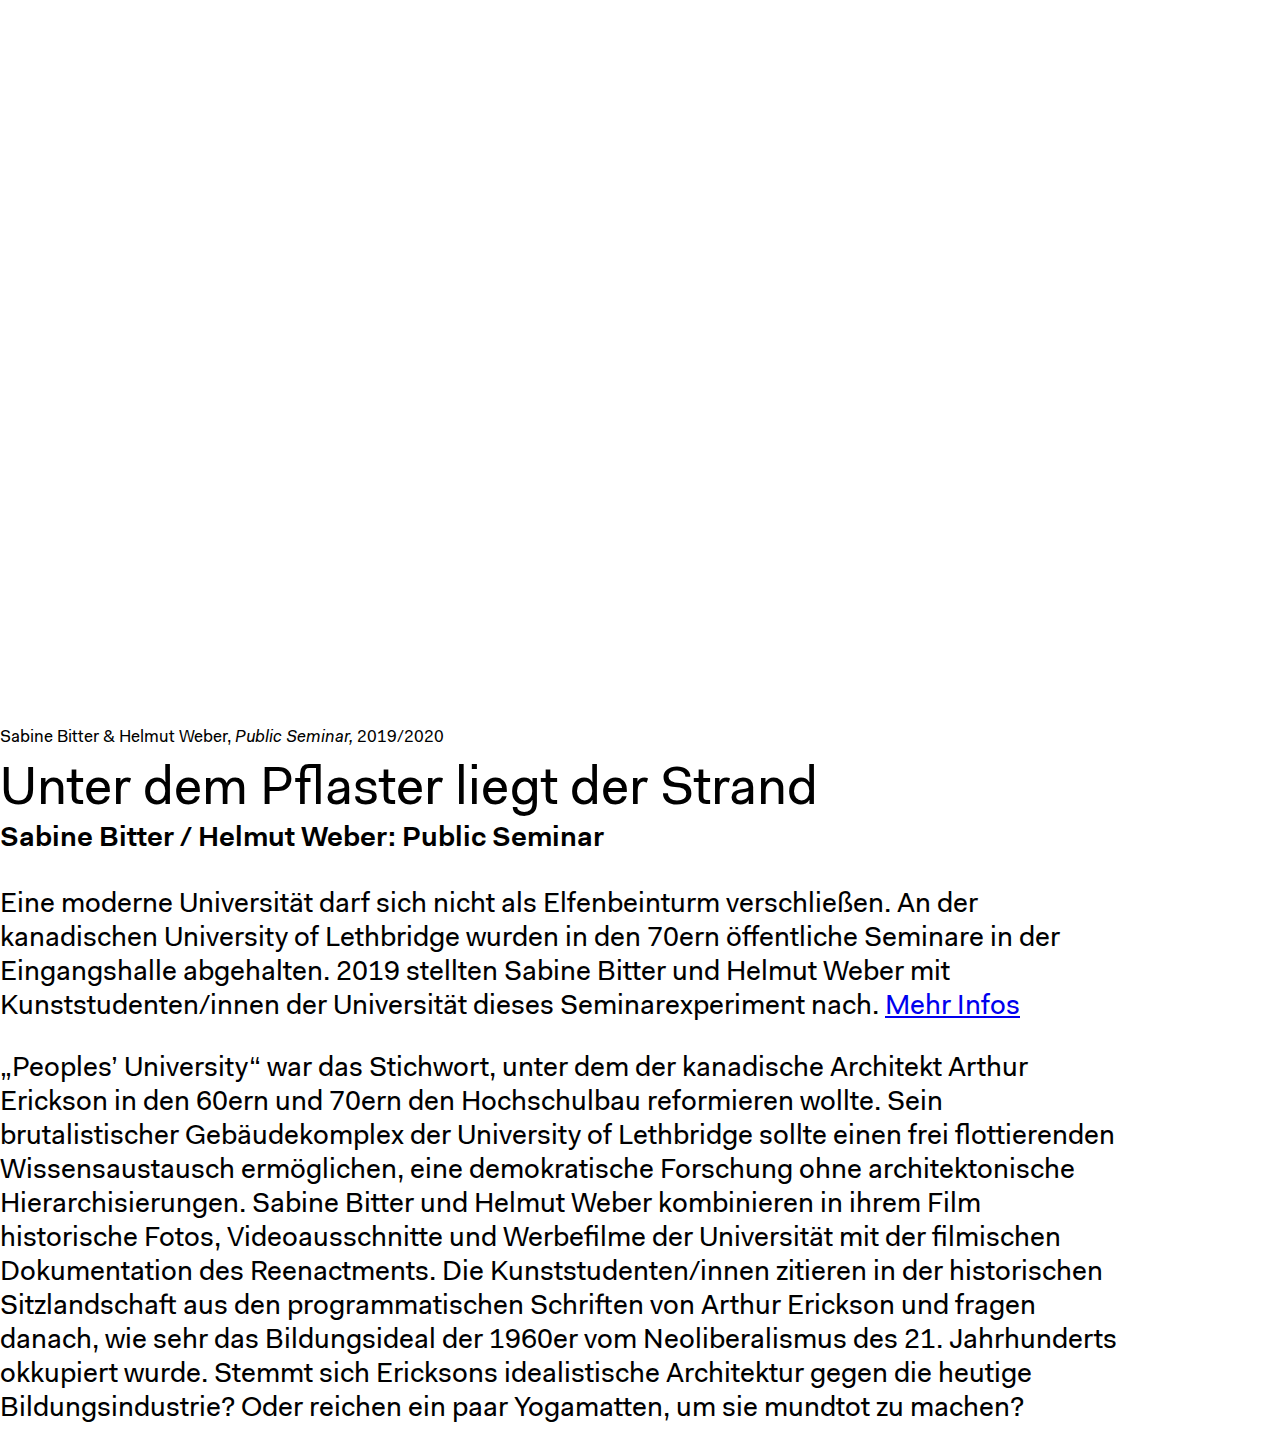
<file: sabine_bitter_helmut_weber_public_seminar.html>
<!DOCTYPE html>
<html lang="en" dir="ltr">
  <head>
    <meta charset="utf-8">
    <link rel="stylesheet" href="./assets/styles.css" />
    <title>Filipa César, Sónia Vaz Borges: Skola di Tarafe</title>
  </head>
  <body>
    <div class="container">
      <div class="work__full">
        <div style="padding:56.25% 0 0 0;position:relative;"><iframe class="vimeo__embed" src="https://player.vimeo.com/video/551889786?badge=0&amp;autopause=0&amp;player_id=0&amp;app_id=58479" frameborder="0" allow="autoplay; fullscreen; picture-in-picture" allowfullscreen style="position:absolute;top:0;left:0;width:100%;height:100%;" title="Sabine Bitter_Helmut Weber_Public Seminar_3min.mp4"></iframe></div><script src="https://player.vimeo.com/api/player.js"></script>
        <p class="credits">Sabine Bitter & Helmut Weber, <i>Public Seminar,</i> 2019/2020<br />
          Video, 12:05 min,<br />
          Courtesy the artists<br />
          Gefördert von / Funded by Bundeskanzleramt Österreich, Canada Council for the Arts
        </p>
        <h2>Unter dem Pflaster liegt der Strand</h2>
        <h3>Sabine Bitter / Helmut Weber: Public Seminar</h3>
        <p>
          Eine moderne Universität darf sich nicht als Elfenbeinturm verschließen. An der kanadischen University of Lethbridge wurden in den 70ern öffentliche Seminare in der Eingangshalle abgehalten. 2019 stellten Sabine Bitter und Helmut Weber mit Kunststudenten/innen der Universität dieses Seminarexperiment nach. <a href="sabine_bitter_helmut_weber_public_seminar.html">Mehr Infos</a>
        </p>
        <p>
          „Peoples’ University“ war das Stichwort, unter dem der kanadische Architekt Arthur Erickson in den 60ern und 70ern den Hochschulbau reformieren wollte. Sein brutalistischer Gebäudekomplex der University of Lethbridge sollte einen frei flottierenden Wissensaustausch ermöglichen, eine demokratische Forschung ohne architektonische Hierarchisierungen. Sabine Bitter und Helmut Weber kombinieren in ihrem Film historische Fotos, Videoausschnitte und Werbefilme der Universität mit der filmischen Dokumentation des Reenactments. Die Kunststudenten/innen zitieren in der historischen Sitzlandschaft aus den programmatischen Schriften von Arthur Erickson und fragen danach, wie sehr das Bildungsideal der 1960er vom Neoliberalismus des 21. Jahrhunderts okkupiert wurde. Stemmt sich Ericksons idealistische Architektur gegen die heutige Bildungsindustrie? Oder reichen ein paar Yogamatten, um sie mundtot zu machen?
        </p>
      </div>
    </div>
  </body>
</html>
</file>
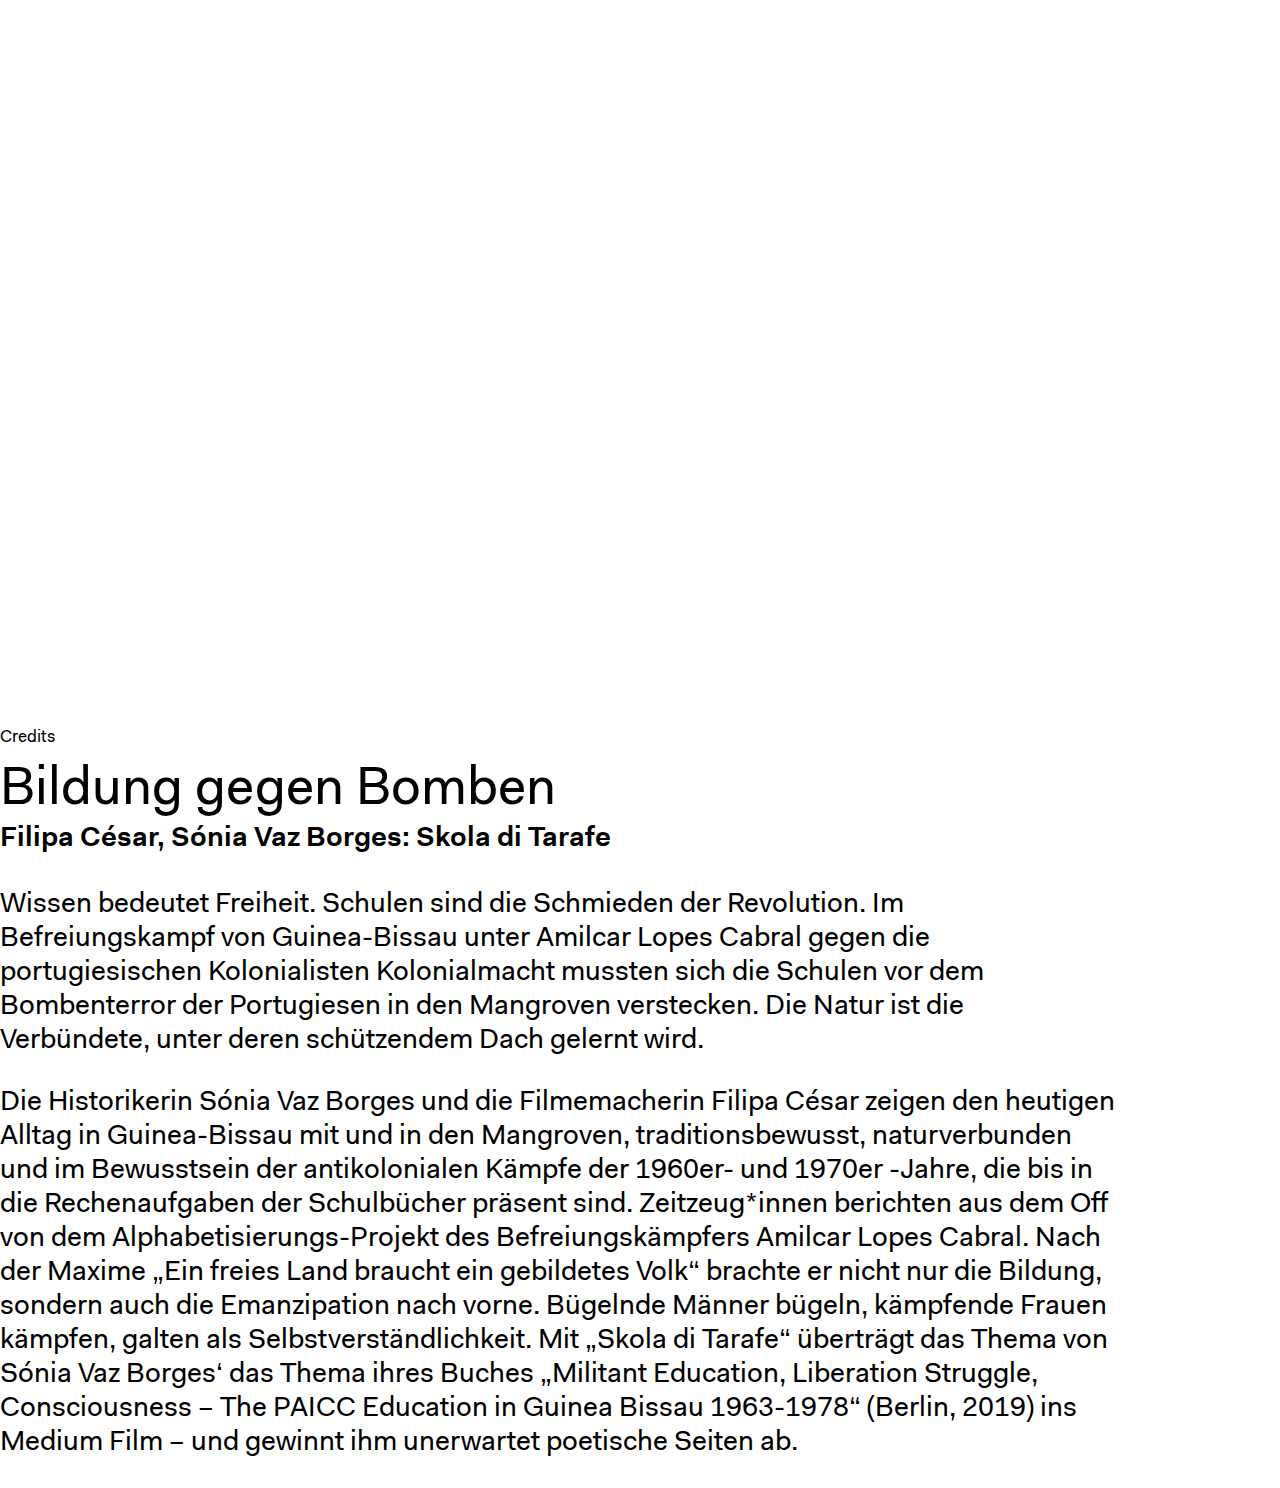
<file: skola-di-tarafe.html>
<!DOCTYPE html>
<html lang="en" dir="ltr">
  <head>
    <meta charset="utf-8">
    <link rel="stylesheet" href="./assets/styles.css" />
    <title>Filipa César, Sónia Vaz Borges: Skola di Tarafe</title>
  </head>
  <body>
    <div class="container">
      <div class="work__full">
        <div style="padding:56.25% 0 0 0;position:relative;"><iframe src="https://player.vimeo.com/video/551888458?badge=0&amp;autopause=0&amp;player_id=0&amp;app_id=58479" frameborder="0" allow="autoplay; fullscreen; picture-in-picture" allowfullscreen style="position:absolute;top:0;left:0;width:100%;height:100%;" title="Filipa C&amp;eacute;sar_S&amp;oacute;nia Vaz Borges_Skola di Tarafe_3min.mp4"></iframe></div><script src="https://player.vimeo.com/api/player.js"></script>
        <p class="credits">Credits</p>
        <h2>Bildung gegen Bomben</h2>
        <h3>Filipa César, Sónia Vaz Borges: Skola di Tarafe</h3>
        <p>
          Wissen bedeutet Freiheit. Schulen sind die Schmieden der Revolution. Im Befreiungskampf von Guinea-Bissau unter Amilcar Lopes Cabral gegen die portugiesischen Kolonialisten Kolonialmacht mussten sich die Schulen vor dem Bombenterror der Portugiesen in den Mangroven verstecken. Die Natur ist die Verbündete, unter deren schützendem Dach gelernt wird.
        </p>
        <p>
          Die Historikerin Sónia Vaz Borges und die Filmemacherin Filipa César zeigen den heutigen Alltag in Guinea-Bissau mit und in den Mangroven, traditionsbewusst, naturverbunden und im Bewusstsein der antikolonialen Kämpfe der 1960er- und 1970er -Jahre, die bis in die Rechenaufgaben der Schulbücher präsent sind. Zeitzeug*innen berichten aus dem Off von dem Alphabetisierungs-Projekt des Befreiungskämpfers Amilcar Lopes Cabral. Nach der Maxime „Ein freies Land braucht ein gebildetes Volk“ brachte er nicht nur die Bildung, sondern auch die Emanzipation nach vorne. Bügelnde Männer bügeln, kämpfende Frauen kämpfen, galten als Selbstverständlichkeit. Mit „Skola di Tarafe“ überträgt das Thema von Sónia Vaz Borges‘ das Thema ihres Buches „Militant Education, Liberation Struggle, Consciousness – The PAICC Education in Guinea Bissau 1963-1978“ (Berlin, 2019) ins Medium Film – und gewinnt ihm unerwartet poetische Seiten ab.
        </p>
      </div>
    </div>
  </body>
</html>
</file>
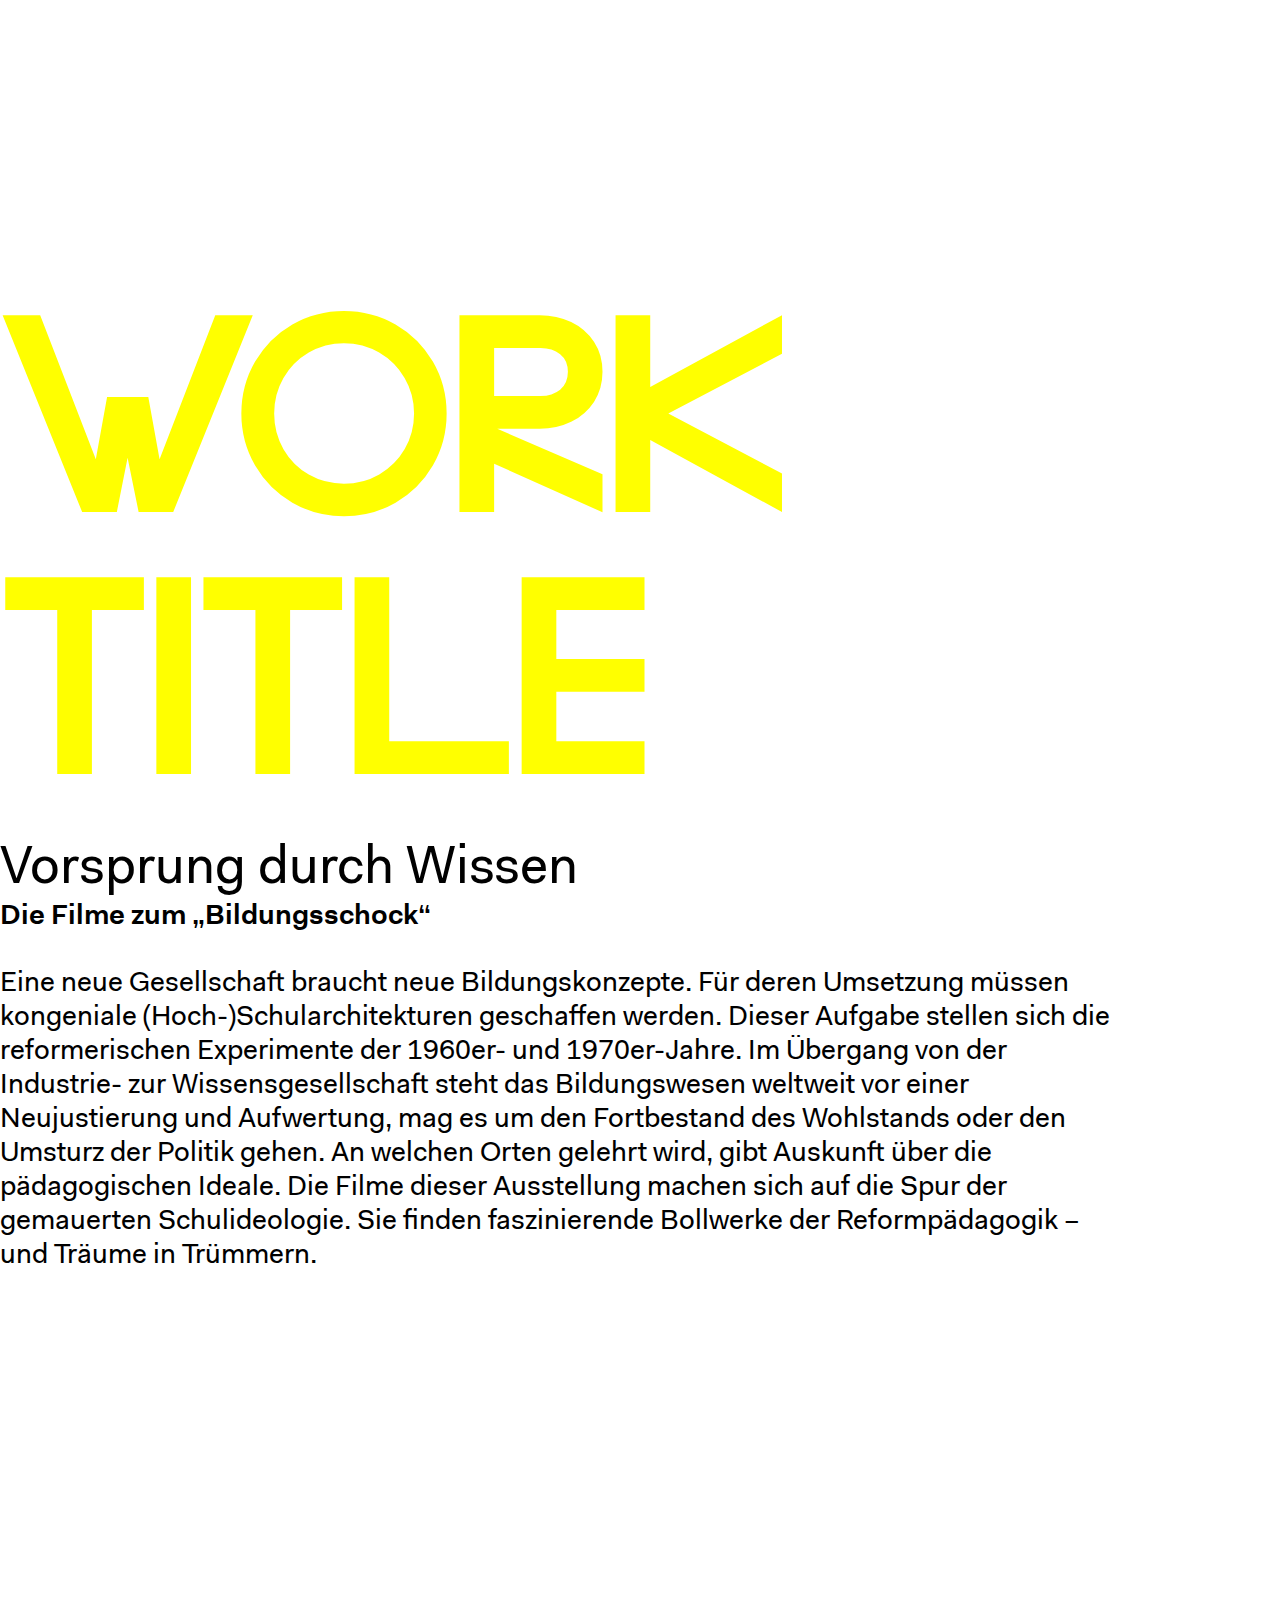
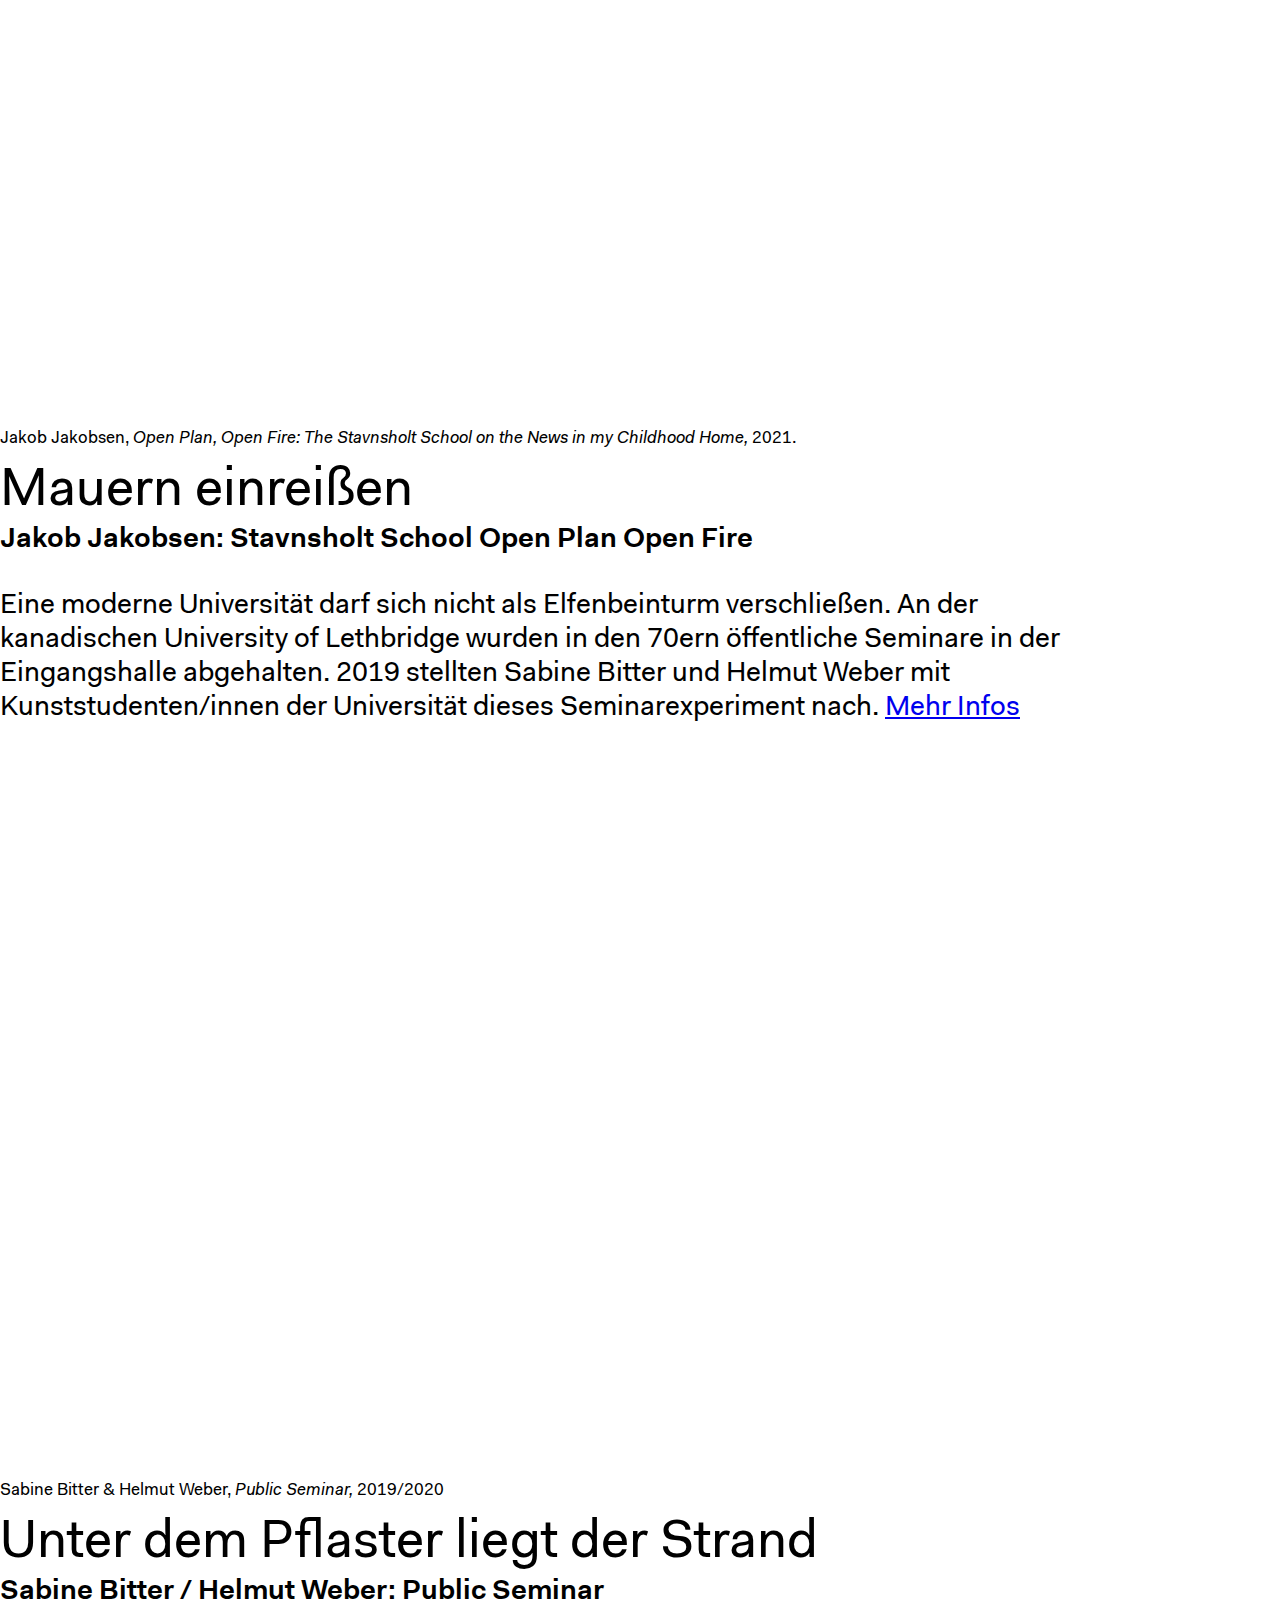
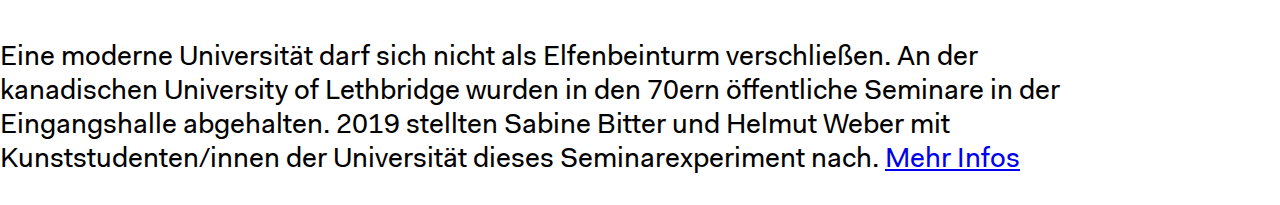
<file: test1.html>
<!DOCTYPE html>
<html lang="en" dir="ltr">
  <head>
    <meta charset="utf-8">
    <title>Test2</title>
    <link rel="stylesheet" href="./assets/styles.css" />
  </head>
  <body>
    <header class="video__cover">

      <iframe class="video__cover__iframe" src="https://player.vimeo.com/video/551830358?background=1" width="100%" height="100%" frameborder="0" allow="autoplay; fullscreen; picture-in-picture" allowfullscreen></iframe>

      <nav>
        <div class="language">
          <a href="#english">EN</a>
        </div>

        <div class="logo">
          <a href="/">
            <svg xmlns="http://www.w3.org/2000/svg" viewBox="0 0 130 56">
              <title>HKW | Haus der Kulturen der Welt</title>
              <path d="M29.3 18.6H7.4V.1H-.2v44.4h7.6V26h21.9v18.5h7.6V.1h-7.6v18.5zm19-2.3V.1h-7.8v44.4h7.8V28.2L78 44.5v-8.7L52.4 22.3 78 8.8V.1L48.3 16.3zM109.5.1h-8.6L89.3 29.8V.1h-7.7v44.4h8.9l11.4-26.9v26.9h8.9L129.9.1h-8.6l-11.7 29.7-.1-29.7zM-.2 55.8h.9v-3h3.5v3h.9v-6.6h-.8v2.9H.7v-2.9h-.9v6.6zm6.9-1.2c0 .8.6 1.3 1.6 1.3.7 0 1.2-.2 1.5-.7v.6h.8v-3.1c0-1.1-.6-1.7-1.8-1.7-1.2 0-1.8.7-1.9 1.6h.8c0-.5.4-.9 1.1-.9.7 0 1 .4 1 1 0 .2-.1.3-.6.4l-.9.2c-1.2.1-1.6.6-1.6 1.3zm3.1-.7c0 .9-.6 1.4-1.3 1.4-.6 0-.9-.3-.9-.7 0-.4.2-.7.8-.8l.9-.2c.2 0 .4-.1.5-.2v.5zm2.4.1c0 1.5.8 2 1.7 2 .7 0 1.2-.3 1.4-.8v.7h.8v-4.7h-.8v2.4c0 1-.5 1.7-1.2 1.7S13 55 13 54v-2.7h-.8V54zm5.4.5c0 1 .8 1.5 1.9 1.5 1.2 0 2-.5 2-1.5 0-.8-.6-1.1-1.3-1.2l-.9-.3c-.6-.1-.8-.3-.8-.6 0-.5.5-.7 1-.7.6 0 1 .3 1 .8h.8c0-1-.8-1.4-1.8-1.4s-1.9.5-1.9 1.5.7 1.2 1.4 1.3l.9.2c.5.1.7.2.7.6 0 .5-.4.8-1.2.8-.5 0-1.1-.2-1.1-.8l-.7-.2zm7.4-1c0 1.5.9 2.4 2.1 2.4.7 0 1.3-.2 1.6-.8v.7h.8v-7h-.8v3.1c-.3-.6-.8-.8-1.5-.8C26 51 25 52 25 53.5zm.9 0c0-1.1.6-1.8 1.4-1.8s1.4.6 1.4 1.7-.6 1.7-1.4 1.7c-.8.1-1.4-.5-1.4-1.6zm5 0c0 1.5.8 2.5 2.3 2.5 1.1 0 1.9-.7 2-1.5h-.8c-.1.4-.5.8-1.2.8-.8 0-1.3-.6-1.4-1.6h3.4v-.3c0-1.4-.8-2.2-2.1-2.2-1.2-.2-2.2.8-2.2 2.3zm2.2-1.7c.7 0 1.1.4 1.2 1.2h-2.5c.2-.8.7-1.2 1.3-1.2zm3.5 4h.8v-2.5c0-.8.3-1.5 1-1.5.2 0 .4 0 .6.2l.3-.8c-.2-.2-.5-.2-.7-.2-.6 0-1 .3-1.2.8v-.7h-.8v4.7zm6.2 0h.9v-2l1-1.1 2.4 3.1h1l-2.8-3.7 2.7-2.9h-1l-3.3 3.6v-3.6h-.9v6.6zm6.3-1.8c0 1.5.8 2 1.7 2 .7 0 1.2-.3 1.4-.8v.7h.8v-4.7h-.8v2.4c0 1-.5 1.7-1.2 1.7s-1.1-.3-1.1-1.3v-2.7h-.8V54zm5.7 1.8h.8v-7h-.8v7zm2.9-1.3c0 .9.5 1.4 1.4 1.4h.7v-.7h-.6c-.5 0-.7-.2-.7-.7v-2.6h1.2v-.7h-1.2v-1.4h-.8v1.4h-.9v.7h.9v2.6zM61 54c0 1.5.8 2 1.7 2 .7 0 1.2-.3 1.4-.8v.7h.9v-4.7h-.8v2.4c0 1-.5 1.7-1.2 1.7s-1.1-.3-1.1-1.3v-2.7H61V54zm5.7 1.8h.8v-2.5c0-.8.3-1.5 1-1.5.2 0 .4 0 .6.2l.3-.8c-.2-.2-.5-.2-.7-.2-.6 0-1 .3-1.2.8v-.7h-.8v4.7zm3.2-2.3c0 1.5.8 2.5 2.3 2.5 1.1 0 1.9-.7 2-1.5h-.8c-.1.4-.5.8-1.2.8-.8 0-1.3-.6-1.4-1.6h3.4v-.3c0-1.4-.8-2.2-2.1-2.2-1.2-.2-2.2.8-2.2 2.3zm2.3-1.7c.7 0 1.1.4 1.2 1.2h-2.5c.1-.8.6-1.2 1.3-1.2zm3.4 4h.8v-2.4c0-1 .6-1.6 1.3-1.6.7 0 1.1.3 1.1 1.3v2.7h.8V53c0-1.5-.8-2-1.7-2-.7 0-1.2.3-1.5.8v-.7h-.8v4.7zm7.8-2.3c0 1.5.9 2.4 2.1 2.4.7 0 1.3-.2 1.6-.8v.7h.8v-7H87v3.1c-.3-.6-.8-.8-1.5-.8-1.2-.1-2.1.9-2.1 2.4zm.8 0c0-1.1.6-1.8 1.4-1.8.8 0 1.4.6 1.4 1.7s-.6 1.7-1.4 1.7c-.7.1-1.4-.5-1.4-1.6zm5.1 0c0 1.5.8 2.5 2.3 2.5 1.1 0 1.9-.7 2-1.5h-.8c-.1.4-.5.8-1.2.8-.8 0-1.3-.6-1.4-1.6h3.4v-.3c0-1.4-.8-2.2-2.1-2.2-1.3-.2-2.2.8-2.2 2.3zm2.2-1.7c.7 0 1.1.4 1.2 1.2h-2.5c.1-.8.7-1.2 1.3-1.2zm3.4 4h.8v-2.5c0-.8.3-1.5 1-1.5.2 0 .4 0 .6.2l.3-.8c-.2-.2-.5-.2-.7-.2-.6 0-1 .3-1.2.8v-.7h-.8v4.7zm7.3 0h1.1l1.5-5.6 1.5 5.6h1.1l1.7-6.6h-.9l-1.4 5.7-1.5-5.7h-1.1l-1.5 5.7-1.4-5.7h-.9l1.8 6.6zm7.4-2.3c0 1.5.8 2.5 2.3 2.5 1.1 0 1.9-.7 2-1.5h-.9c-.1.4-.5.8-1.2.8-.8 0-1.3-.6-1.4-1.6h3.4v-.3c0-1.4-.8-2.2-2.1-2.2-1.1-.2-2.1.8-2.1 2.3zm2.2-1.7c.7 0 1.1.4 1.2 1.2h-2.5c.2-.8.7-1.2 1.3-1.2zm3.5 4h.8v-7h-.8v7zm2.8-1.3c0 .9.5 1.4 1.4 1.4h.7v-.7h-.6c-.5 0-.7-.2-.7-.7v-2.6h1.2v-.7H119v-1.4h-.8v1.4h-.9v.7h.9v2.6h-.1z" />
            </svg>
          </a>
        </div>
      </nav>
      <div class="title">
        <h1><a href="sabine_bitter_helmut_weber_public_seminar.html">Work title</a></h1>
      </div>
      <p class="byline">Artist name</p>
    </header>

    <div class="container">

      <h1>Vorsprung durch Wissen</h1>

      <h3>Die Filme zum „Bildungsschock“</h3>

      <p class="lead">
        Eine neue Gesellschaft braucht neue Bildungskonzepte. Für deren Umsetzung müssen kongeniale (Hoch-)Schularchitekturen geschaffen werden. Dieser Aufgabe stellen sich die reformerischen Experimente der 1960er- und 1970er-Jahre. Im Übergang von der Industrie- zur Wissensgesellschaft steht das Bildungswesen weltweit vor einer Neujustierung und Aufwertung, mag es um den Fortbestand des Wohlstands oder den Umsturz der Politik gehen. An welchen Orten gelehrt wird, gibt Auskunft über die pädagogischen Ideale. Die Filme dieser Ausstellung machen sich auf die Spur der gemauerten Schulideologie. Sie finden faszinierende Bollwerke der Reformpädagogik – und Träume in Trümmern.
      </p>

      <div class="work__teasers__x2">
        <div class="work__teaser">
          <div style="padding:56.25% 0 0 0;position:relative;"><iframe class="vimeo__embed" src="https://player.vimeo.com/video/551889492?badge=0&amp;autopause=0&amp;player_id=0&amp;app_id=58479" frameborder="0" allow="autoplay; fullscreen; picture-in-picture" allowfullscreen style="position:absolute;top:0;left:0;width:100%;height:100%;" title="Jakob Jakobsen_Open Plan_Open Fire_The Stavnsholt School on the News in My Childhood Home_3min.mp4"></iframe></div><script src="https://player.vimeo.com/api/player.js"></script>
          <p class="credits">Jakob Jakobsen, <i>Open Plan, Open Fire: The Stavnsholt School on the News in my Childhood Home,</i> 2021.<br />
            Video, 13:00 min. Courtesy the artist.
          </p>
          <h2>Mauern einreißen</h2>
          <h3>Jakob Jakobsen: Stavnsholt School Open Plan Open Fire</h3>
          <p>
            Eine moderne Universität darf sich nicht als Elfenbeinturm verschließen. An der kanadischen University of Lethbridge wurden in den 70ern öffentliche Seminare in der Eingangshalle abgehalten. 2019 stellten Sabine Bitter und Helmut Weber mit Kunststudenten/innen der Universität dieses Seminarexperiment nach. <a href="sabine_bitter_helmut_weber_public_seminar.html">Mehr Infos</a>
          </p>
        </div>
        <div class="work__teaser">
          <div style="padding:56.25% 0 0 0;position:relative;"><iframe class="vimeo__embed" src="https://player.vimeo.com/video/551889786?badge=0&amp;autopause=0&amp;player_id=0&amp;app_id=58479" frameborder="0" allow="autoplay; fullscreen; picture-in-picture" allowfullscreen style="position:absolute;top:0;left:0;width:100%;height:100%;" title="Sabine Bitter_Helmut Weber_Public Seminar_3min.mp4"></iframe></div><script src="https://player.vimeo.com/api/player.js"></script>
          <p class="credits">Sabine Bitter & Helmut Weber, <i>Public Seminar,</i> 2019/2020<br />
            Video, 12:05 min,<br />
            Courtesy the artists<br />
            Gefördert von / Funded by Bundeskanzleramt Österreich, Canada Council for the Arts
          </p>
          <h2>Unter dem Pflaster liegt der Strand</h2>
          <h3>Sabine Bitter / Helmut Weber: Public Seminar</h3>
          <p>
            Eine moderne Universität darf sich nicht als Elfenbeinturm verschließen. An der kanadischen University of Lethbridge wurden in den 70ern öffentliche Seminare in der Eingangshalle abgehalten. 2019 stellten Sabine Bitter und Helmut Weber mit Kunststudenten/innen der Universität dieses Seminarexperiment nach. <a href="sabine_bitter_helmut_weber_public_seminar.html">Mehr Infos</a>
          </p>
        </div>
      </div>

    </div>

  </body>
</html>
</file>
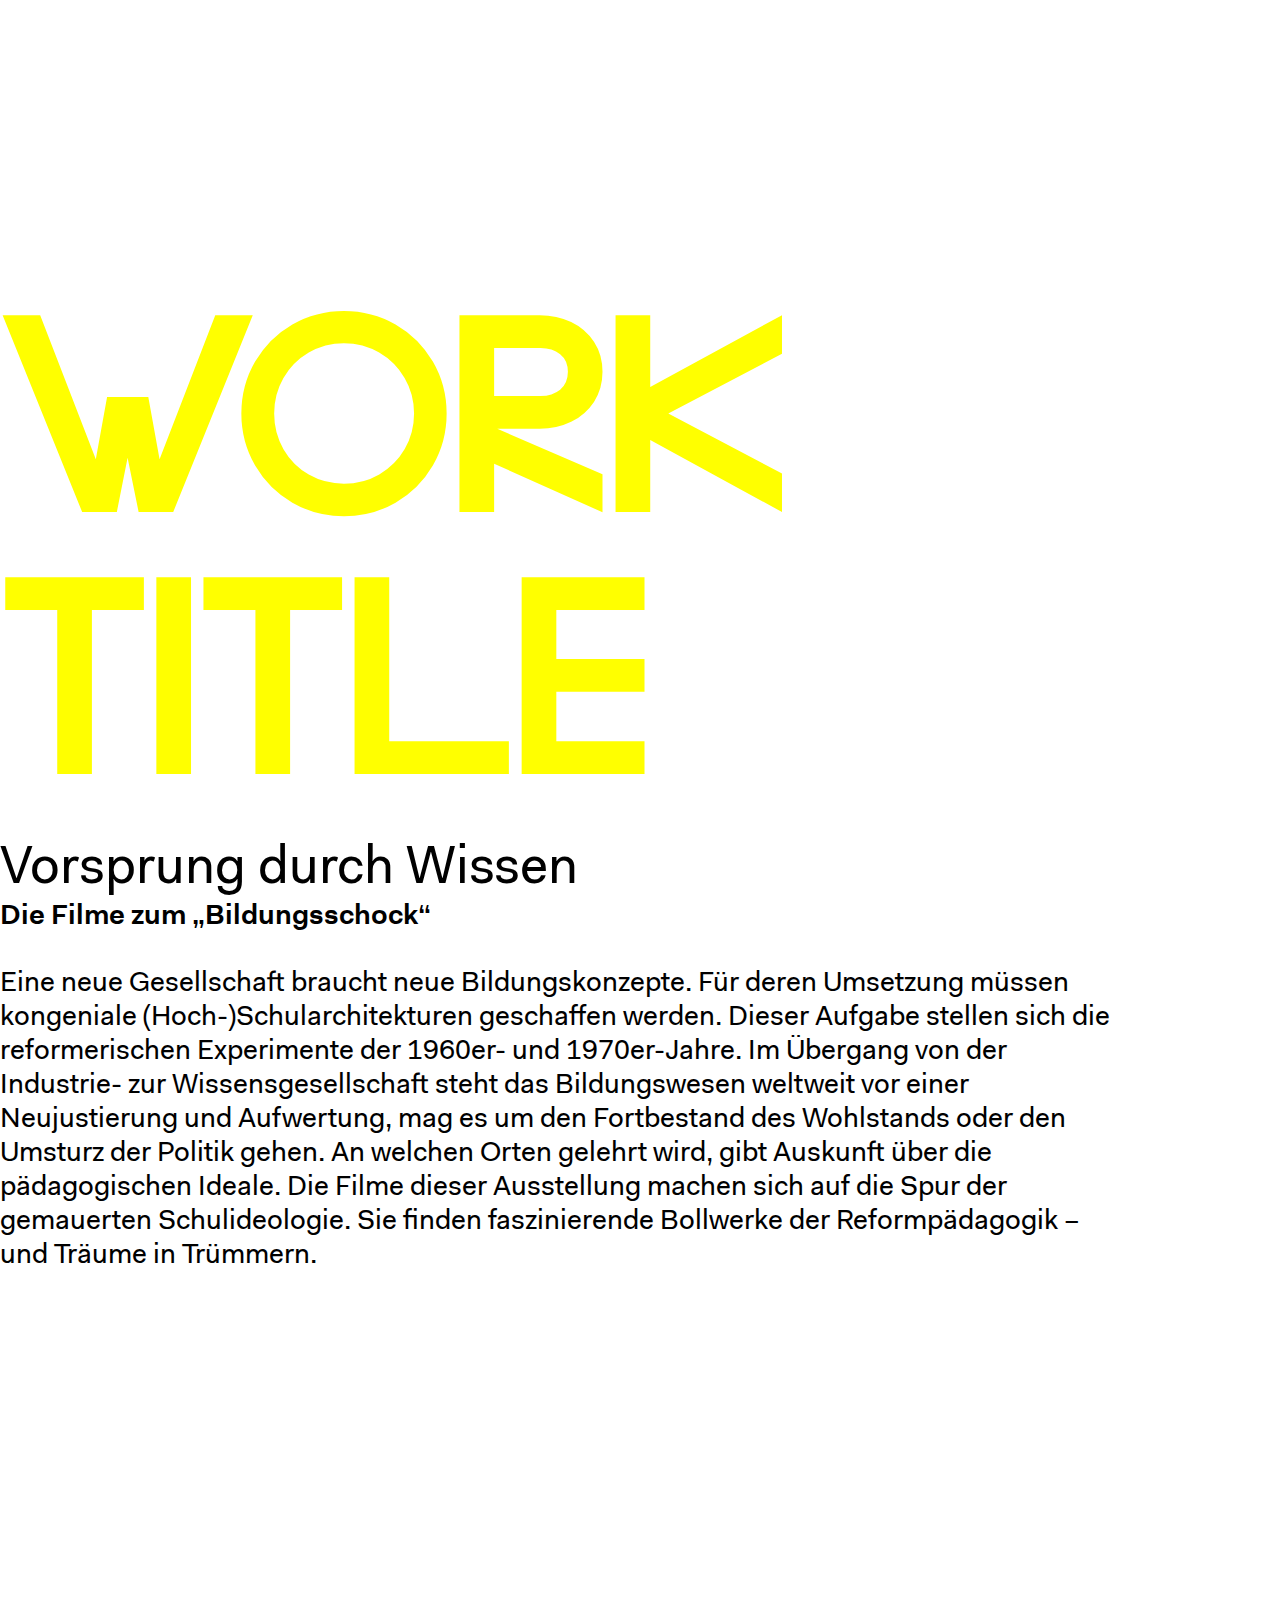
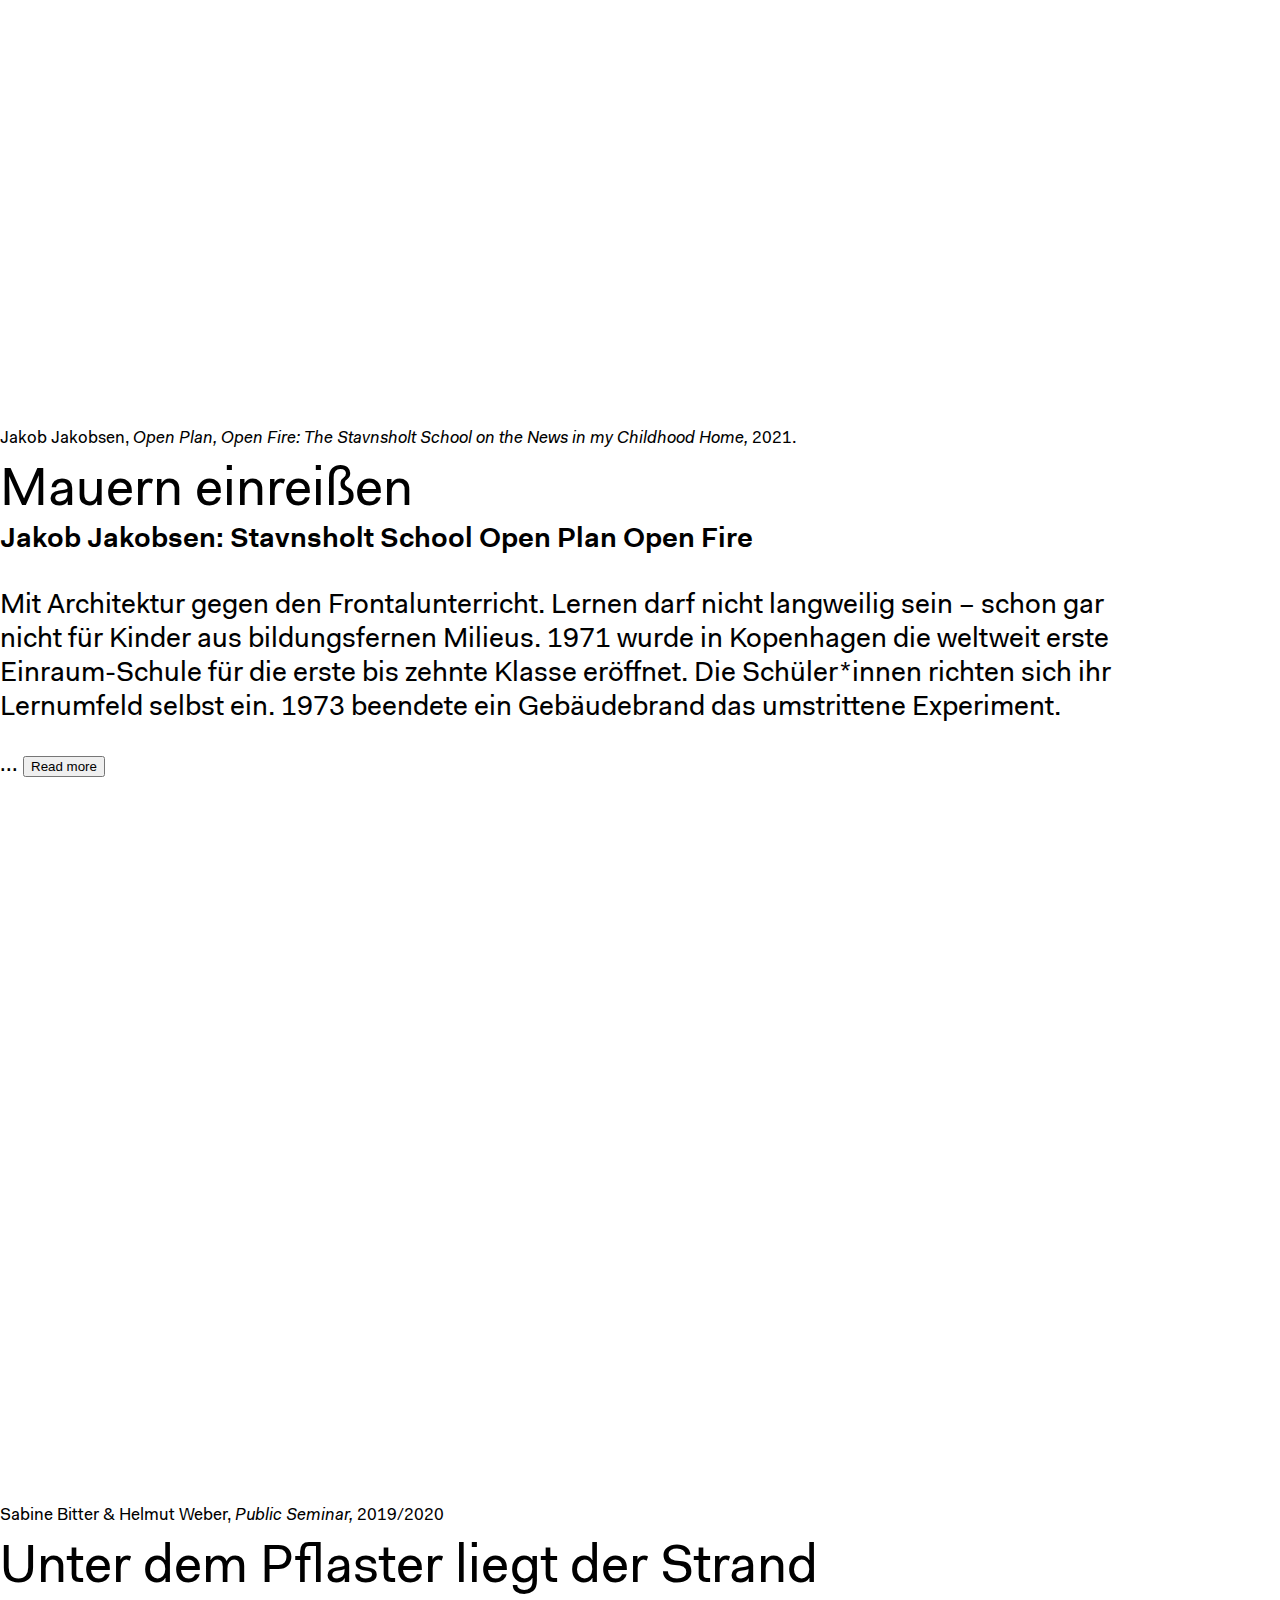
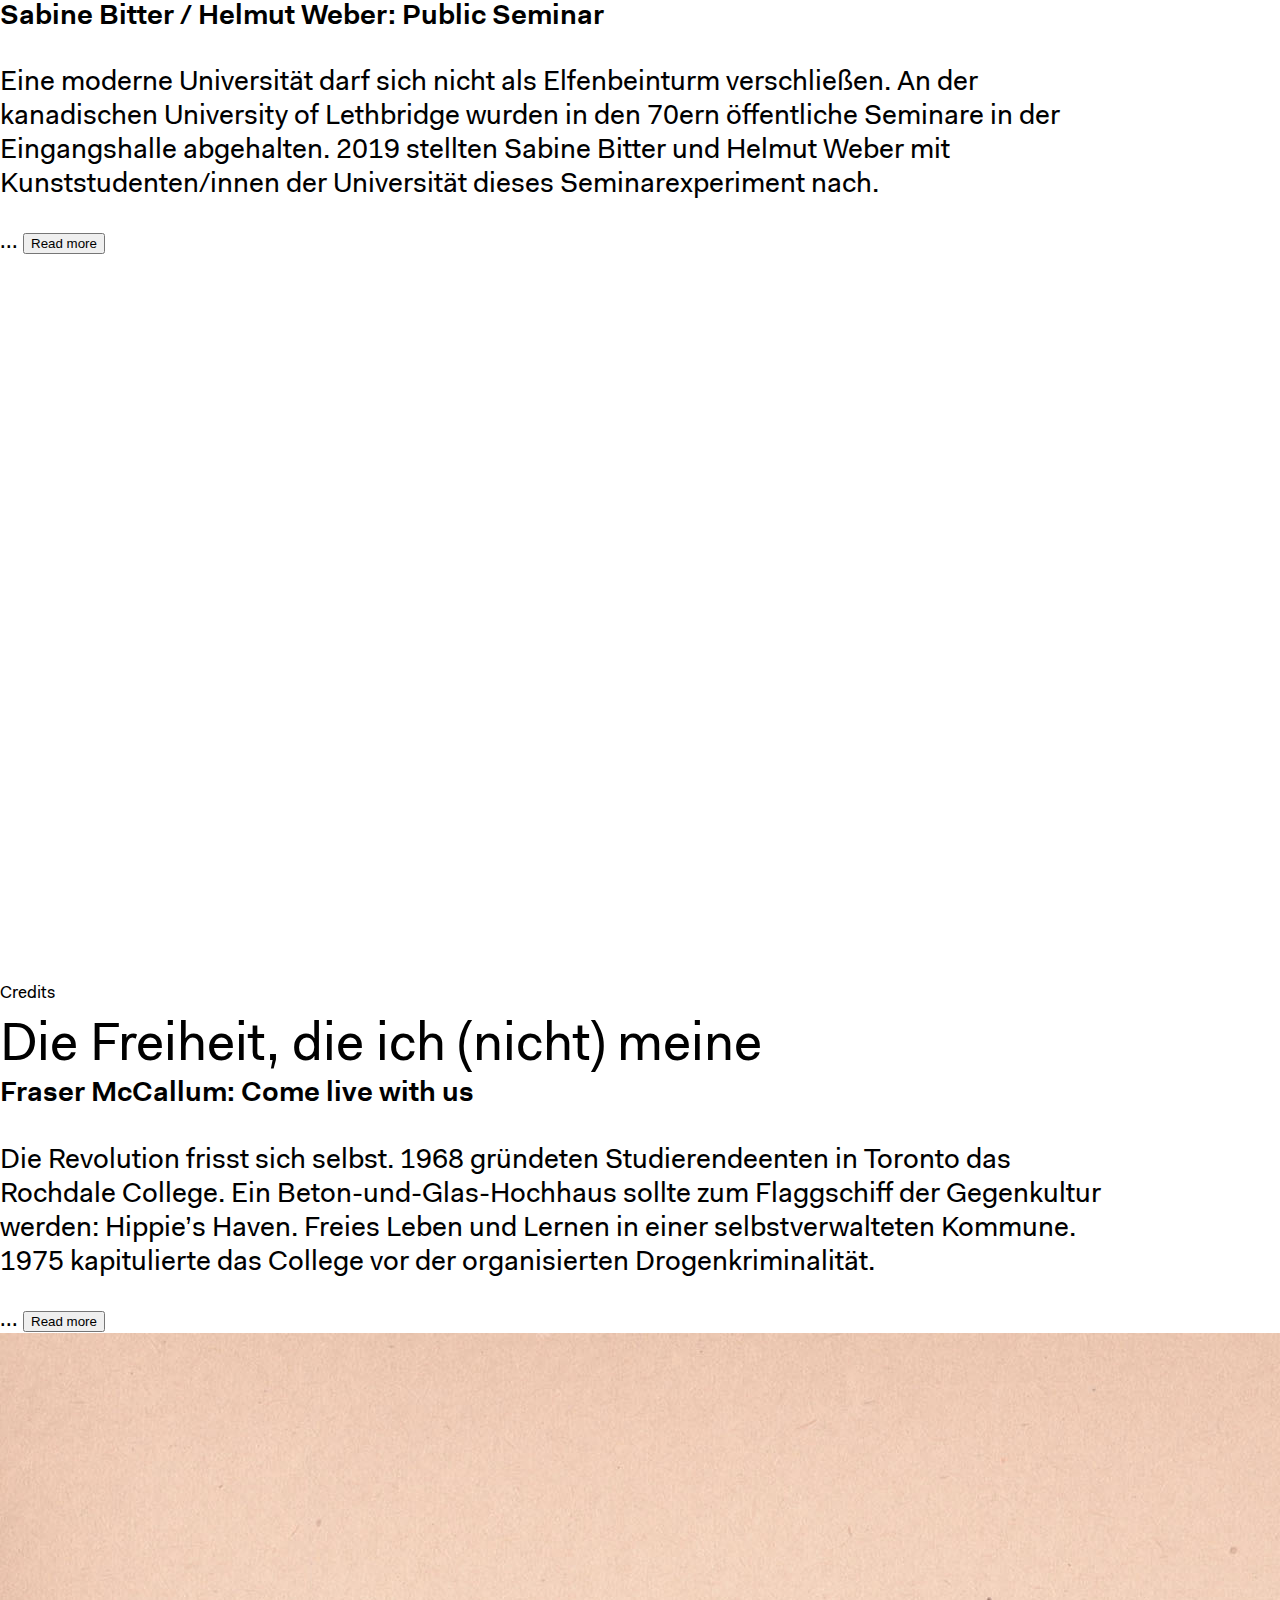
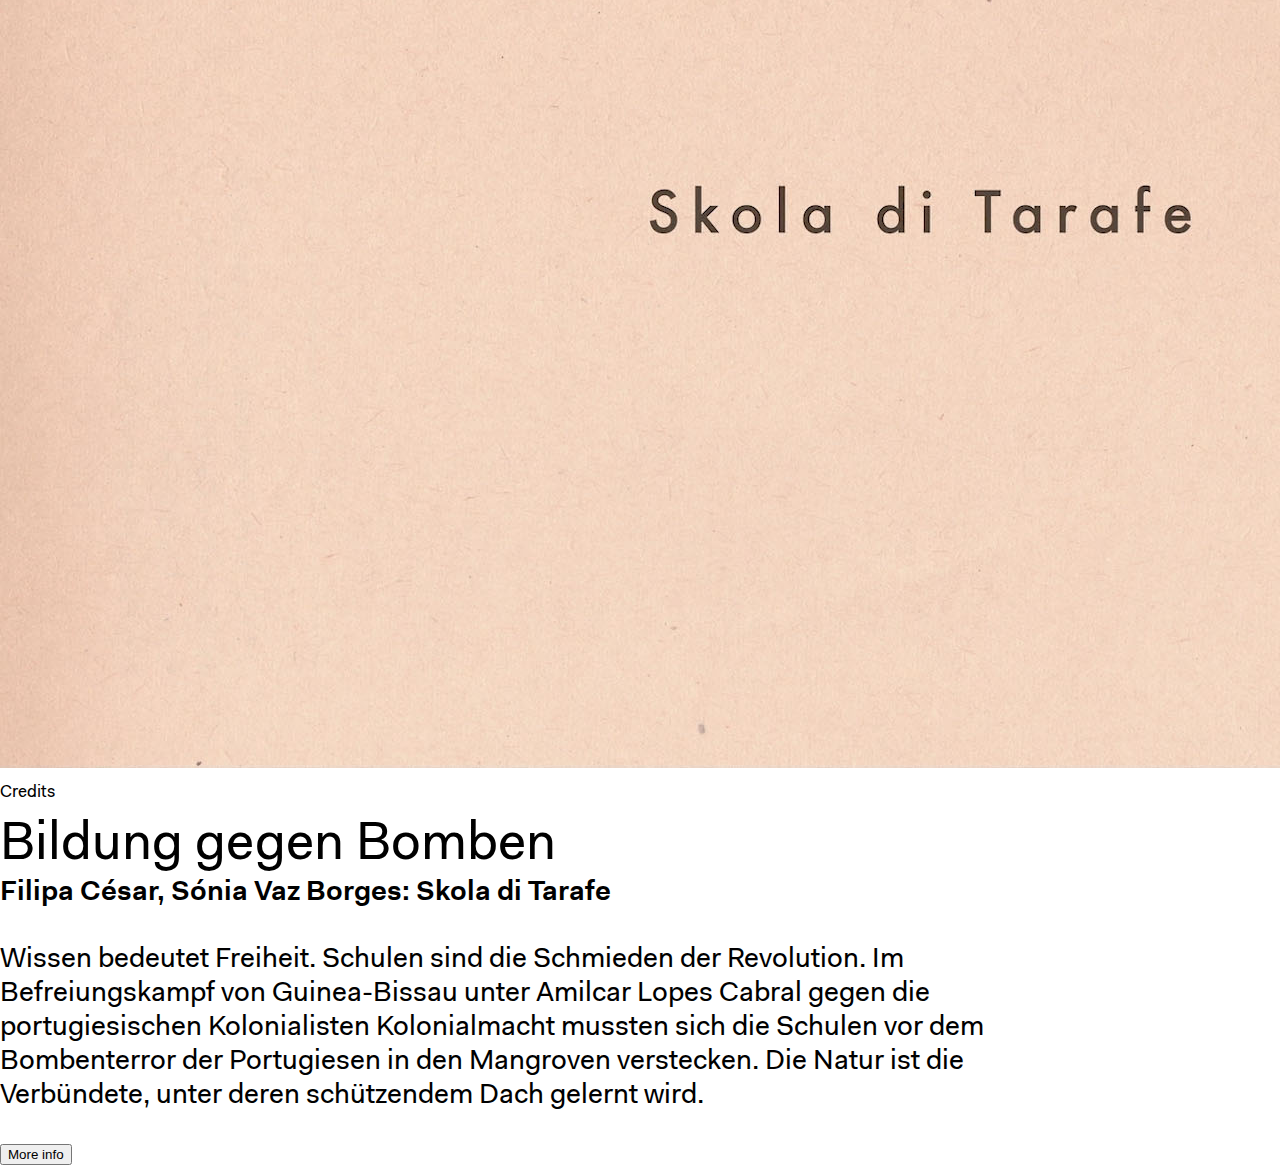
<file: test2.html>
<!DOCTYPE html>
<html lang="en" dir="ltr">
  <head>
    <meta charset="utf-8">
    <title>Test2</title>
    <link rel="stylesheet" href="./assets/styles.css" />
  </head>
  <script>
  function myFunction() {
    var dots = document.getElementById("dots");
    var moreText = document.getElementById("more");
    var btnText = document.getElementById("myBtn");

    if (dots.style.display === "none") {
      dots.style.display = "inline";
      btnText.innerHTML = "Read more";
      moreText.style.display = "none";
    } else {
      dots.style.display = "none";
      btnText.innerHTML = "Read less";
      moreText.style.display = "inline";
    }
  }
  </script>
  <body>
    <header class="video__cover">

      <iframe class="video__cover__iframe" src="https://player.vimeo.com/video/551830358?background=1" width="100%" height="100%" frameborder="0" allow="autoplay; fullscreen; picture-in-picture" allowfullscreen></iframe>

      <nav>
        <div class="language">
          <a href="#english">EN</a>
        </div>

        <div class="logo">
          <a href="/">
            <svg xmlns="http://www.w3.org/2000/svg" viewBox="0 0 130 56">
              <title>HKW | Haus der Kulturen der Welt</title>
              <path d="M29.3 18.6H7.4V.1H-.2v44.4h7.6V26h21.9v18.5h7.6V.1h-7.6v18.5zm19-2.3V.1h-7.8v44.4h7.8V28.2L78 44.5v-8.7L52.4 22.3 78 8.8V.1L48.3 16.3zM109.5.1h-8.6L89.3 29.8V.1h-7.7v44.4h8.9l11.4-26.9v26.9h8.9L129.9.1h-8.6l-11.7 29.7-.1-29.7zM-.2 55.8h.9v-3h3.5v3h.9v-6.6h-.8v2.9H.7v-2.9h-.9v6.6zm6.9-1.2c0 .8.6 1.3 1.6 1.3.7 0 1.2-.2 1.5-.7v.6h.8v-3.1c0-1.1-.6-1.7-1.8-1.7-1.2 0-1.8.7-1.9 1.6h.8c0-.5.4-.9 1.1-.9.7 0 1 .4 1 1 0 .2-.1.3-.6.4l-.9.2c-1.2.1-1.6.6-1.6 1.3zm3.1-.7c0 .9-.6 1.4-1.3 1.4-.6 0-.9-.3-.9-.7 0-.4.2-.7.8-.8l.9-.2c.2 0 .4-.1.5-.2v.5zm2.4.1c0 1.5.8 2 1.7 2 .7 0 1.2-.3 1.4-.8v.7h.8v-4.7h-.8v2.4c0 1-.5 1.7-1.2 1.7S13 55 13 54v-2.7h-.8V54zm5.4.5c0 1 .8 1.5 1.9 1.5 1.2 0 2-.5 2-1.5 0-.8-.6-1.1-1.3-1.2l-.9-.3c-.6-.1-.8-.3-.8-.6 0-.5.5-.7 1-.7.6 0 1 .3 1 .8h.8c0-1-.8-1.4-1.8-1.4s-1.9.5-1.9 1.5.7 1.2 1.4 1.3l.9.2c.5.1.7.2.7.6 0 .5-.4.8-1.2.8-.5 0-1.1-.2-1.1-.8l-.7-.2zm7.4-1c0 1.5.9 2.4 2.1 2.4.7 0 1.3-.2 1.6-.8v.7h.8v-7h-.8v3.1c-.3-.6-.8-.8-1.5-.8C26 51 25 52 25 53.5zm.9 0c0-1.1.6-1.8 1.4-1.8s1.4.6 1.4 1.7-.6 1.7-1.4 1.7c-.8.1-1.4-.5-1.4-1.6zm5 0c0 1.5.8 2.5 2.3 2.5 1.1 0 1.9-.7 2-1.5h-.8c-.1.4-.5.8-1.2.8-.8 0-1.3-.6-1.4-1.6h3.4v-.3c0-1.4-.8-2.2-2.1-2.2-1.2-.2-2.2.8-2.2 2.3zm2.2-1.7c.7 0 1.1.4 1.2 1.2h-2.5c.2-.8.7-1.2 1.3-1.2zm3.5 4h.8v-2.5c0-.8.3-1.5 1-1.5.2 0 .4 0 .6.2l.3-.8c-.2-.2-.5-.2-.7-.2-.6 0-1 .3-1.2.8v-.7h-.8v4.7zm6.2 0h.9v-2l1-1.1 2.4 3.1h1l-2.8-3.7 2.7-2.9h-1l-3.3 3.6v-3.6h-.9v6.6zm6.3-1.8c0 1.5.8 2 1.7 2 .7 0 1.2-.3 1.4-.8v.7h.8v-4.7h-.8v2.4c0 1-.5 1.7-1.2 1.7s-1.1-.3-1.1-1.3v-2.7h-.8V54zm5.7 1.8h.8v-7h-.8v7zm2.9-1.3c0 .9.5 1.4 1.4 1.4h.7v-.7h-.6c-.5 0-.7-.2-.7-.7v-2.6h1.2v-.7h-1.2v-1.4h-.8v1.4h-.9v.7h.9v2.6zM61 54c0 1.5.8 2 1.7 2 .7 0 1.2-.3 1.4-.8v.7h.9v-4.7h-.8v2.4c0 1-.5 1.7-1.2 1.7s-1.1-.3-1.1-1.3v-2.7H61V54zm5.7 1.8h.8v-2.5c0-.8.3-1.5 1-1.5.2 0 .4 0 .6.2l.3-.8c-.2-.2-.5-.2-.7-.2-.6 0-1 .3-1.2.8v-.7h-.8v4.7zm3.2-2.3c0 1.5.8 2.5 2.3 2.5 1.1 0 1.9-.7 2-1.5h-.8c-.1.4-.5.8-1.2.8-.8 0-1.3-.6-1.4-1.6h3.4v-.3c0-1.4-.8-2.2-2.1-2.2-1.2-.2-2.2.8-2.2 2.3zm2.3-1.7c.7 0 1.1.4 1.2 1.2h-2.5c.1-.8.6-1.2 1.3-1.2zm3.4 4h.8v-2.4c0-1 .6-1.6 1.3-1.6.7 0 1.1.3 1.1 1.3v2.7h.8V53c0-1.5-.8-2-1.7-2-.7 0-1.2.3-1.5.8v-.7h-.8v4.7zm7.8-2.3c0 1.5.9 2.4 2.1 2.4.7 0 1.3-.2 1.6-.8v.7h.8v-7H87v3.1c-.3-.6-.8-.8-1.5-.8-1.2-.1-2.1.9-2.1 2.4zm.8 0c0-1.1.6-1.8 1.4-1.8.8 0 1.4.6 1.4 1.7s-.6 1.7-1.4 1.7c-.7.1-1.4-.5-1.4-1.6zm5.1 0c0 1.5.8 2.5 2.3 2.5 1.1 0 1.9-.7 2-1.5h-.8c-.1.4-.5.8-1.2.8-.8 0-1.3-.6-1.4-1.6h3.4v-.3c0-1.4-.8-2.2-2.1-2.2-1.3-.2-2.2.8-2.2 2.3zm2.2-1.7c.7 0 1.1.4 1.2 1.2h-2.5c.1-.8.7-1.2 1.3-1.2zm3.4 4h.8v-2.5c0-.8.3-1.5 1-1.5.2 0 .4 0 .6.2l.3-.8c-.2-.2-.5-.2-.7-.2-.6 0-1 .3-1.2.8v-.7h-.8v4.7zm7.3 0h1.1l1.5-5.6 1.5 5.6h1.1l1.7-6.6h-.9l-1.4 5.7-1.5-5.7h-1.1l-1.5 5.7-1.4-5.7h-.9l1.8 6.6zm7.4-2.3c0 1.5.8 2.5 2.3 2.5 1.1 0 1.9-.7 2-1.5h-.9c-.1.4-.5.8-1.2.8-.8 0-1.3-.6-1.4-1.6h3.4v-.3c0-1.4-.8-2.2-2.1-2.2-1.1-.2-2.1.8-2.1 2.3zm2.2-1.7c.7 0 1.1.4 1.2 1.2h-2.5c.2-.8.7-1.2 1.3-1.2zm3.5 4h.8v-7h-.8v7zm2.8-1.3c0 .9.5 1.4 1.4 1.4h.7v-.7h-.6c-.5 0-.7-.2-.7-.7v-2.6h1.2v-.7H119v-1.4h-.8v1.4h-.9v.7h.9v2.6h-.1z" />
            </svg>
          </a>
        </div>
      </nav>
      <div class="title">
        <h1><a href="#sabine_bitter_helmut_weber">Work title</a></h1>
      </div>
      <p class="byline">Artist name</p>
    </header>

    <div class="container">

      <h1>Vorsprung durch Wissen</h1>

      <h3>Die Filme zum „Bildungsschock“</h3>

      <p class="lead">
        Eine neue Gesellschaft braucht neue Bildungskonzepte. Für deren Umsetzung müssen kongeniale (Hoch-)Schularchitekturen geschaffen werden. Dieser Aufgabe stellen sich die reformerischen Experimente der 1960er- und 1970er-Jahre. Im Übergang von der Industrie- zur Wissensgesellschaft steht das Bildungswesen weltweit vor einer Neujustierung und Aufwertung, mag es um den Fortbestand des Wohlstands oder den Umsturz der Politik gehen. An welchen Orten gelehrt wird, gibt Auskunft über die pädagogischen Ideale. Die Filme dieser Ausstellung machen sich auf die Spur der gemauerten Schulideologie. Sie finden faszinierende Bollwerke der Reformpädagogik – und Träume in Trümmern.
      </p>

      <div class="work__full">
        <div style="padding:56.25% 0 0 0;position:relative;"><iframe class="vimeo__embed" src="https://player.vimeo.com/video/551889492?badge=0&amp;autopause=0&amp;player_id=0&amp;app_id=58479" frameborder="0" allow="autoplay; fullscreen; picture-in-picture" allowfullscreen style="position:absolute;top:0;left:0;width:100%;height:100%;" title="Jakob Jakobsen_Open Plan_Open Fire_The Stavnsholt School on the News in My Childhood Home_3min.mp4"></iframe></div><script src="https://player.vimeo.com/api/player.js"></script>
        <p class="credits">Jakob Jakobsen, <i>Open Plan, Open Fire: The Stavnsholt School on the News in my Childhood Home,</i> 2021.<br />
          Video, 13:00 min. Courtesy the artist.
        </p>
        <h2>Mauern einreißen</h2>
        <h3>Jakob Jakobsen: Stavnsholt School Open Plan Open Fire</h3>
        <p>
          Mit Architektur gegen den Frontalunterricht. Lernen darf nicht langweilig sein – schon gar nicht für Kinder aus bildungsfernen Milieus. 1971 wurde in Kopenhagen die weltweit erste Einraum-Schule für die erste bis zehnte Klasse eröffnet. Die Schüler*innen richten sich ihr Lernumfeld selbst ein. 1973 beendete ein Gebäudebrand das umstrittene Experiment.
        </p>
        <span id="dots">...</span>
        <span id="more">
          <p>
            Jakob Jakobsen interessiert sich in seiner Arbeit als Künstler und Autor vor allem für alternative gesellschaftliche Organisationsformen. Als Kind verfolgte er die Nachrichten über die Stavnsholt School. Im Speckgürtel von Kopenhagen wurde 1971 ein experimenteller Lernraum inmitten eines neuen Lebensraumes für junge Familien geschaffen. In Anlehnung an Summerhill School und Bauhaus sollte in der Stavnsholt School die Architektur vorausgehen, damit die Pädagogik folgen kann. Die Schüler*innen von 6 bis 16 Jahren versammeln sich im zentralen Raum, dem Open Plan, um ihr Lernumfeld zusammen mit den Lehrer*innen selbst zu gestalten. Während der Film aus dem Off von den idealistischen Ansätzen berichtet, schichtet er Fotos vom desaströsen Ende übereinander. 1973 brannte die Schule aus. In den Medien wurde aufgeatmet. An seiner Regelschule hatte sich Jakob Jakobsen immer gelangweilt.
          </p>
        </span>
        <button onclick="myFunction()" id="myBtn">Read more</button>
      </div>
      <div class="work__full" id="sabine_bitter_helmut_weber">
        <div style="padding:56.25% 0 0 0;position:relative;"><iframe class="vimeo__embed" src="https://player.vimeo.com/video/551889786?badge=0&amp;autopause=0&amp;player_id=0&amp;app_id=58479" frameborder="0" allow="autoplay; fullscreen; picture-in-picture" allowfullscreen style="position:absolute;top:0;left:0;width:100%;height:100%;" title="Sabine Bitter_Helmut Weber_Public Seminar_3min.mp4"></iframe></div><script src="https://player.vimeo.com/api/player.js"></script>
        <p class="credits">Sabine Bitter & Helmut Weber, <i>Public Seminar,</i> 2019/2020<br />
          Video, 12:05 min,<br />
          Courtesy the artists<br />
          Gefördert von / Funded by Bundeskanzleramt Österreich, Canada Council for the Arts
        </p>
        <h2>Unter dem Pflaster liegt der Strand</h2>
        <h3>Sabine Bitter / Helmut Weber: Public Seminar</h3>
        <p>
          Eine moderne Universität darf sich nicht als Elfenbeinturm verschließen. An der kanadischen University of Lethbridge wurden in den 70ern öffentliche Seminare in der Eingangshalle abgehalten. 2019 stellten Sabine Bitter und Helmut Weber mit Kunststudenten/innen der Universität dieses Seminarexperiment nach.
        </p>
        <span id="dots">...</span>
        <span id="more">
          <p>
            „Peoples’ University“ war das Stichwort, unter dem der kanadische Architekt Arthur Erickson in den 60ern und 70ern den Hochschulbau reformieren wollte. Sein brutalistischer Gebäudekomplex der University of Lethbridge sollte einen frei flottierenden Wissensaustausch ermöglichen, eine demokratische Forschung ohne architektonische Hierarchisierungen. Sabine Bitter und Helmut Weber kombinieren in ihrem Film historische Fotos, Videoausschnitte und Werbefilme der Universität mit der filmischen Dokumentation des Reenactments. Die Kunststudenten/innen zitieren in der historischen Sitzlandschaft aus den programmatischen Schriften von Arthur Erickson und fragen danach, wie sehr das Bildungsideal der 1960er vom Neoliberalismus des 21. Jahrhunderts okkupiert wurde. Stemmt sich Ericksons idealistische Architektur gegen die heutige Bildungsindustrie? Oder reichen ein paar Yogamatten, um sie mundtot zu machen?
          </p>
        </span>
        <button onclick="myFunction()" id="myBtn">Read more</button>
      </div>
      <div class="work__full">
        <div style="padding:56.25% 0 0 0;position:relative;"><iframe src="https://player.vimeo.com/video/551889167?badge=0&amp;autopause=0&amp;player_id=0&amp;app_id=58479" frameborder="0" allow="autoplay; fullscreen; picture-in-picture" allowfullscreen style="position:absolute;top:0;left:0;width:100%;height:100%;" title="Fraser McCullum_Come-Live-With-Us_3min.mp4"></iframe></div><script src="https://player.vimeo.com/api/player.js"></script>
        <p class="credits">Credits</p>
        <h2>Die Freiheit, die ich (nicht) meine</h2>
        <h3>Fraser McCallum: Come live with us</h3>
        <p>
          Die Revolution frisst sich selbst. 1968 gründeten Studierendeenten in Toronto das Rochdale College. Ein Beton-und-Glas-Hochhaus sollte zum Flaggschiff der Gegenkultur werden: Hippie’s Haven. Freies Leben und Lernen in einer selbstverwalteten Kommune. 1975 kapitulierte das College vor der organisierten Drogenkriminalität.
        </p>
        <span id="dots">...</span>
        <span id="more">
          <p>
            „Come live with us“ klingt so empathisch, wie der interdisziplinäre Künstler Fraser McCallum es verstanden wissen möchte. Sein Film überblendet Kamerafahrten durch das heutige Apartmenthochhaus mit Fotos aus der College-Zeit, Presse- und Grafikdokumenten und lässt ehemalige Bewohner*innen aus den College-Publikationen rezitieren. Mitten in Toronto wurde ab 1968 ein Hochhaus gegen den Strich genutzt. Der Vereinzelung in der Wohnmaschine setzten die Hippie-Student*innen das Kollektiv in einer offenen Wabenstruktur entgegen. Die Faszination für das Lebens- und Lernexperiment und dessen Ästhetik will McCallum nicht verbergen. Er nutzt heutige Hightech-Geräte wie 3D- und Laserdruck, um sich dem Geist des alten Rochdale College anzunähern. Der Film ist ein Extrakt einer multimedialen Installation von McCallum, die er 2016 für das Art Museum der University of Toronto zusammengestellt hatte. Rochdale ist tot, das Experiment lebt weiter.
          </p>
        </span>
        <button onclick="myFunction()" id="myBtn">Read more</button>
      </div>
      <div class="work__full">
        <a href="skola-di-tarafe.html"><img class="video__poster" src="./assets/skola-di-tarafe.jpg" /></a>
        <p class="credits">Credits</p>
        <h2>Bildung gegen Bomben</h2>
        <h3>Filipa César, Sónia Vaz Borges: Skola di Tarafe</h3>
        <p>
          Wissen bedeutet Freiheit. Schulen sind die Schmieden der Revolution. Im Befreiungskampf von Guinea-Bissau unter Amilcar Lopes Cabral gegen die portugiesischen Kolonialisten Kolonialmacht mussten sich die Schulen vor dem Bombenterror der Portugiesen in den Mangroven verstecken. Die Natur ist die Verbündete, unter deren schützendem Dach gelernt wird.
        </p>
        <form action="skola-di-tarafe.html" method="get">
          <button onclick="myFunction()" id="myBtn">More info</button>
        </form>
      </div>

    </div>

  </body>
</html>
</file>
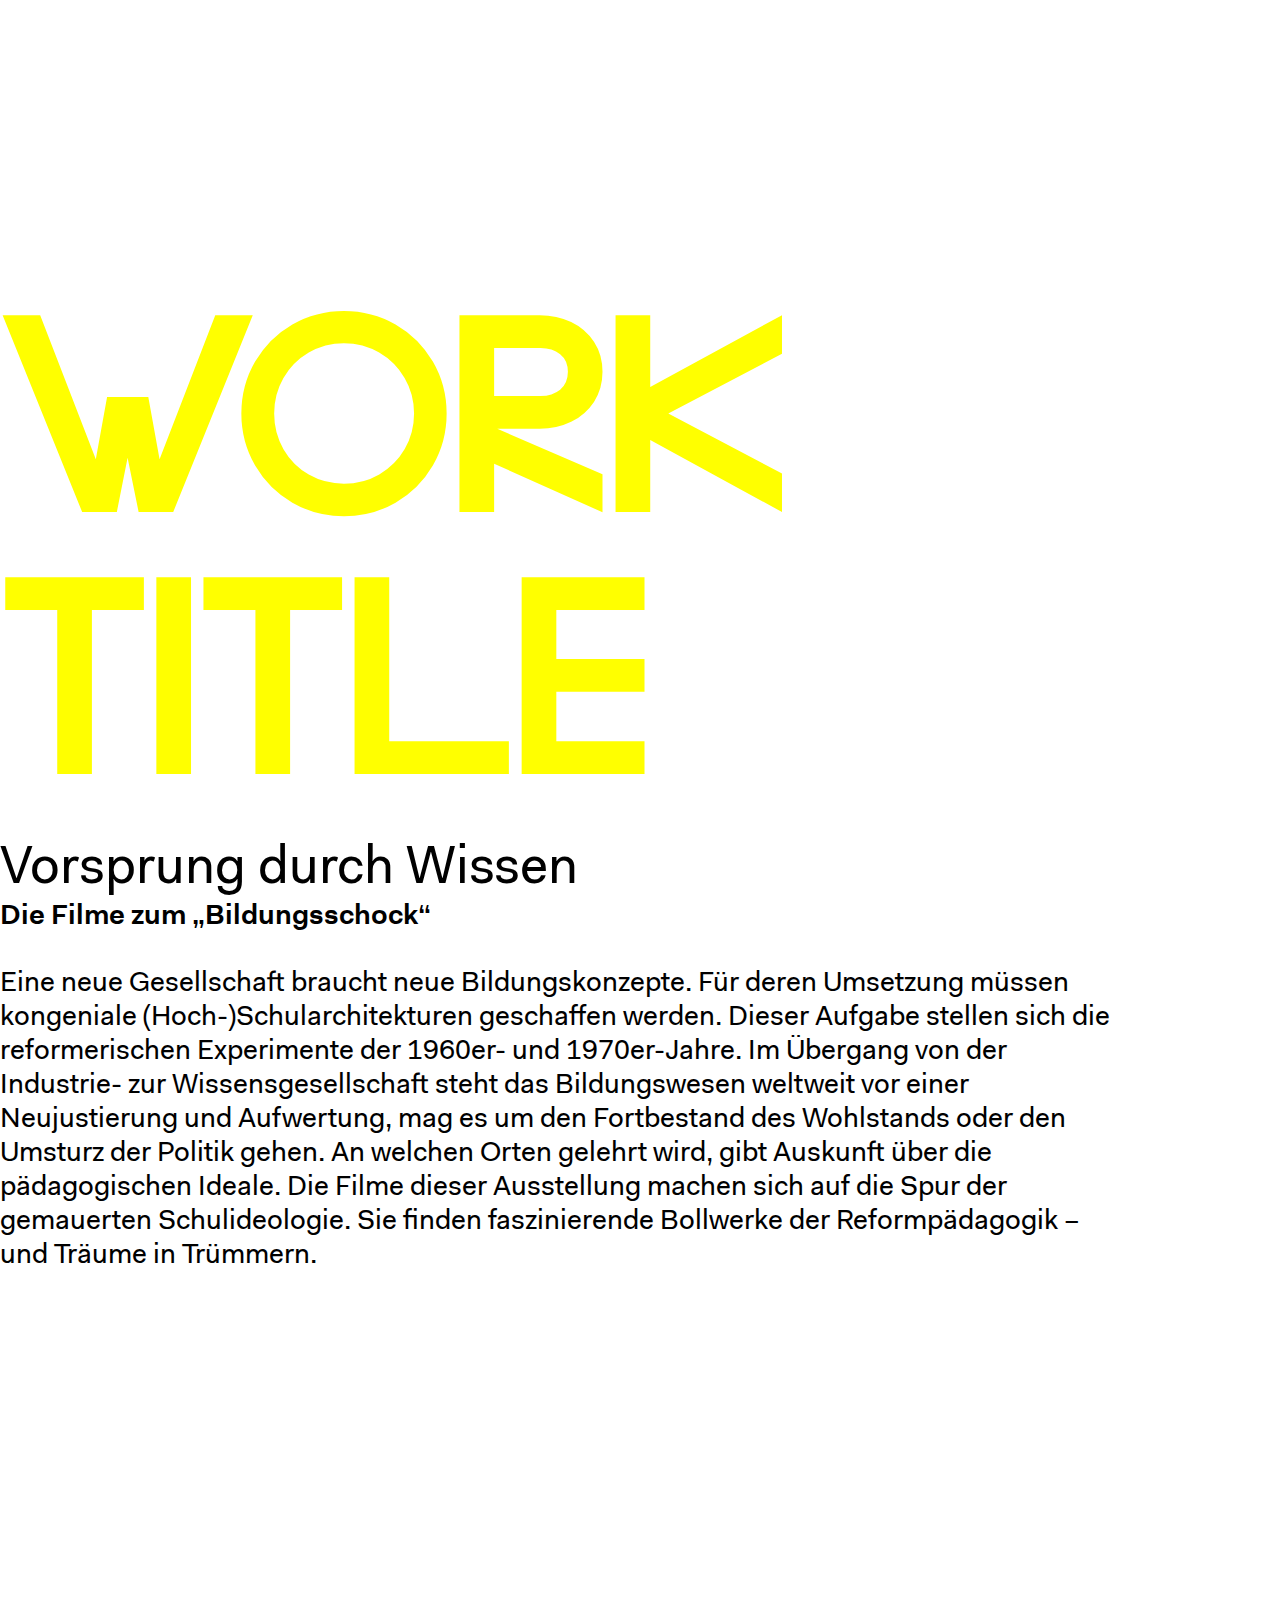
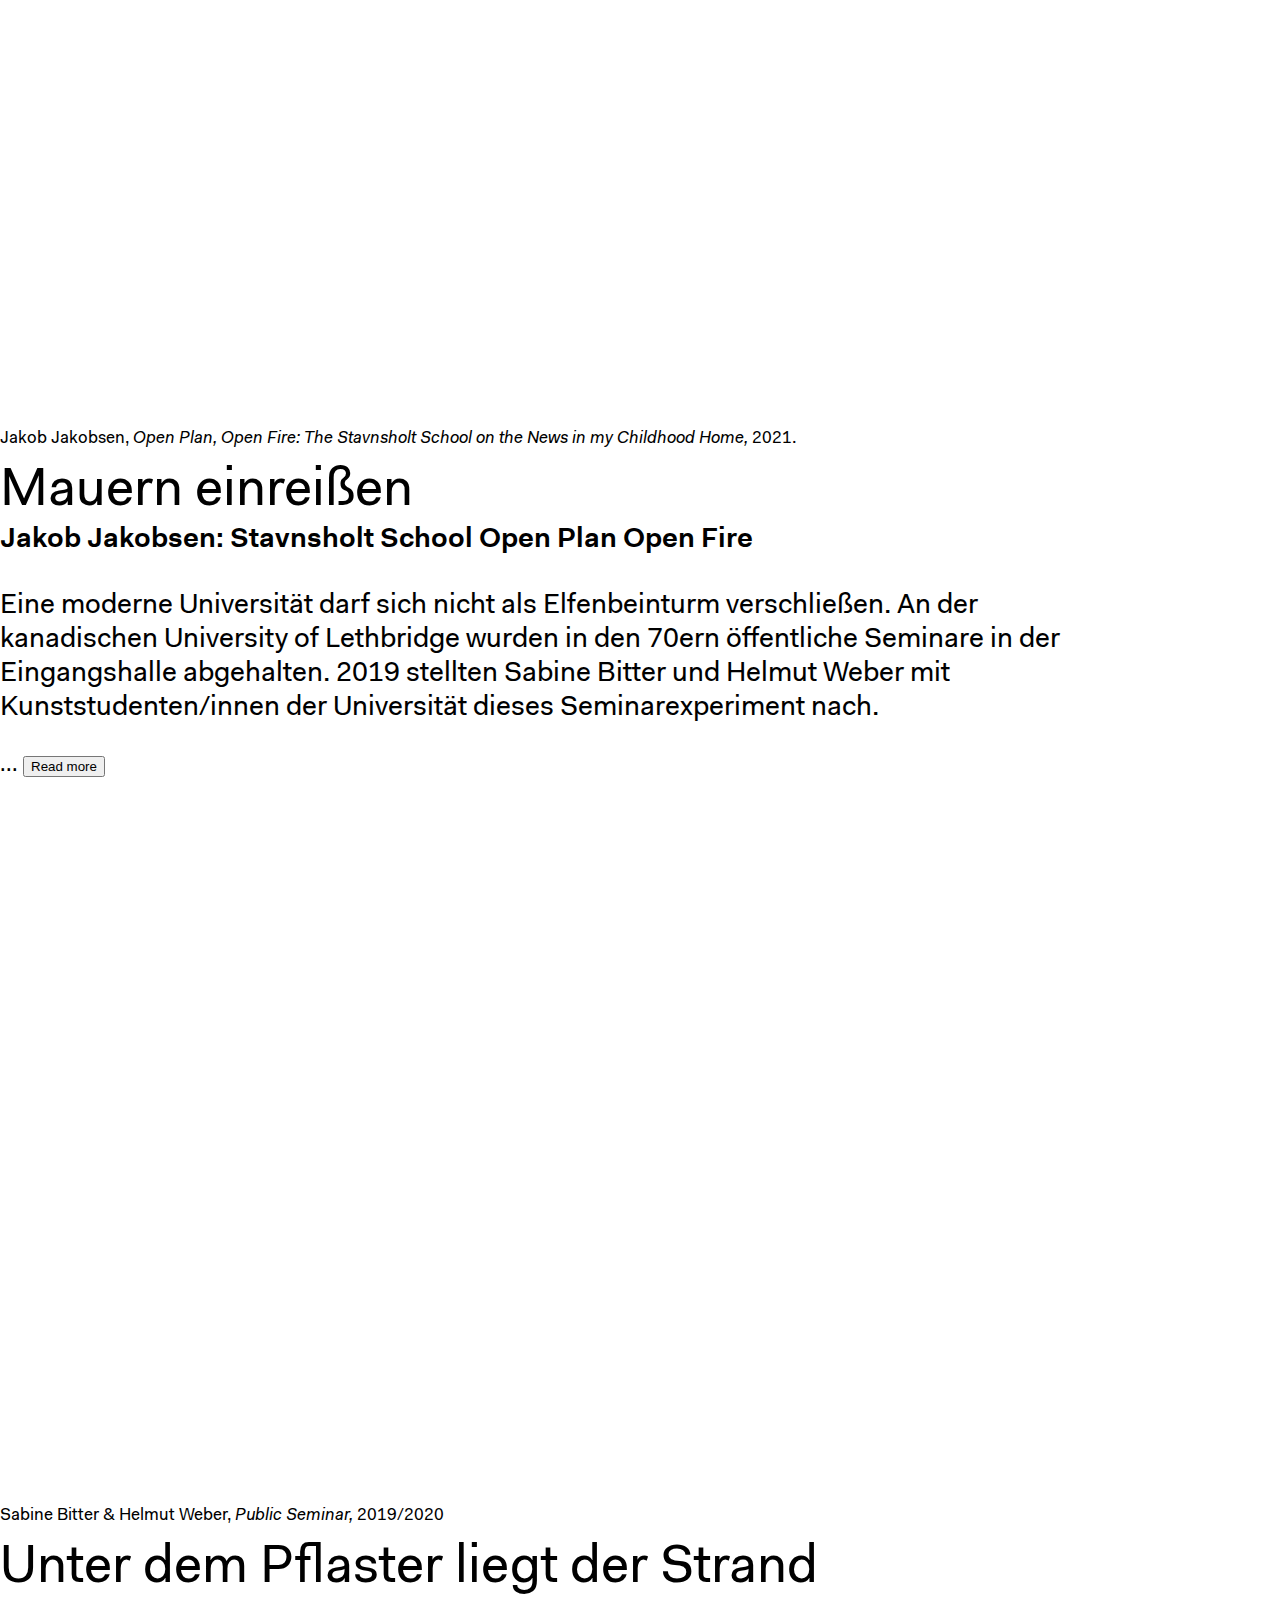
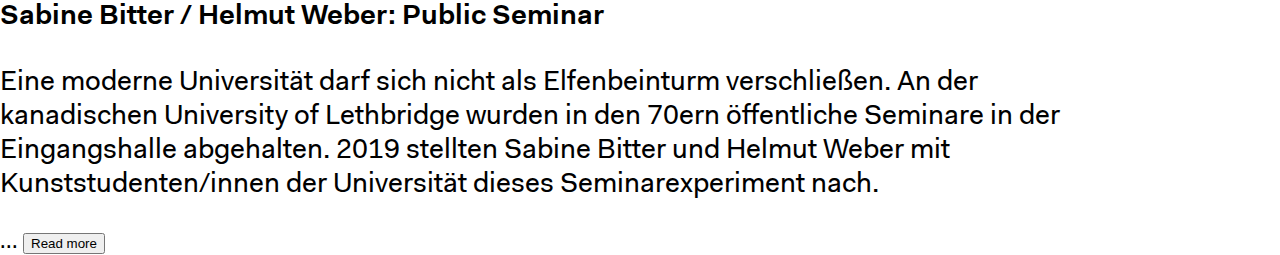
<file: test3.html>
<!DOCTYPE html>
<html lang="en" dir="ltr">
  <head>
    <meta charset="utf-8">
    <title>Test2</title>
    <link rel="stylesheet" href="./assets/styles.css" />
    <script
      src="https://code.jquery.com/jquery-3.6.0.min.js"
      integrity="sha256-/xUj+3OJU5yExlq6GSYGSHk7tPXikynS7ogEvDej/m4="
      crossorigin="anonymous"></script>

  </head>
  <script>



  // function myFunction() {
  //   var dots = document.getElementById("dots");
  //   var moreText = document.getElementById("more");
  //   var btnText = document.getElementById("myBtn");
  //
  //   if (dots.style.display === "none") {
  //     dots.style.display = "inline";
  //     btnText.innerHTML = "Read more";
  //     moreText.style.display = "none";
  //   } else {
  //     dots.style.display = "none";
  //     btnText.innerHTML = "Read less";
  //     moreText.style.display = "inline";
  //   }
  // }
  </script>
  <body>
    <header class="video__cover">

      <iframe class="video__cover__iframe" src="https://player.vimeo.com/video/551830358?background=1" width="100%" height="100%" frameborder="0" allow="autoplay; fullscreen; picture-in-picture" allowfullscreen></iframe>

      <nav>
        <div class="language">
          <a href="#english">EN</a>
        </div>

        <div class="logo">
          <a href="/">
            <svg xmlns="http://www.w3.org/2000/svg" viewBox="0 0 130 56">
              <title>HKW | Haus der Kulturen der Welt</title>
              <path d="M29.3 18.6H7.4V.1H-.2v44.4h7.6V26h21.9v18.5h7.6V.1h-7.6v18.5zm19-2.3V.1h-7.8v44.4h7.8V28.2L78 44.5v-8.7L52.4 22.3 78 8.8V.1L48.3 16.3zM109.5.1h-8.6L89.3 29.8V.1h-7.7v44.4h8.9l11.4-26.9v26.9h8.9L129.9.1h-8.6l-11.7 29.7-.1-29.7zM-.2 55.8h.9v-3h3.5v3h.9v-6.6h-.8v2.9H.7v-2.9h-.9v6.6zm6.9-1.2c0 .8.6 1.3 1.6 1.3.7 0 1.2-.2 1.5-.7v.6h.8v-3.1c0-1.1-.6-1.7-1.8-1.7-1.2 0-1.8.7-1.9 1.6h.8c0-.5.4-.9 1.1-.9.7 0 1 .4 1 1 0 .2-.1.3-.6.4l-.9.2c-1.2.1-1.6.6-1.6 1.3zm3.1-.7c0 .9-.6 1.4-1.3 1.4-.6 0-.9-.3-.9-.7 0-.4.2-.7.8-.8l.9-.2c.2 0 .4-.1.5-.2v.5zm2.4.1c0 1.5.8 2 1.7 2 .7 0 1.2-.3 1.4-.8v.7h.8v-4.7h-.8v2.4c0 1-.5 1.7-1.2 1.7S13 55 13 54v-2.7h-.8V54zm5.4.5c0 1 .8 1.5 1.9 1.5 1.2 0 2-.5 2-1.5 0-.8-.6-1.1-1.3-1.2l-.9-.3c-.6-.1-.8-.3-.8-.6 0-.5.5-.7 1-.7.6 0 1 .3 1 .8h.8c0-1-.8-1.4-1.8-1.4s-1.9.5-1.9 1.5.7 1.2 1.4 1.3l.9.2c.5.1.7.2.7.6 0 .5-.4.8-1.2.8-.5 0-1.1-.2-1.1-.8l-.7-.2zm7.4-1c0 1.5.9 2.4 2.1 2.4.7 0 1.3-.2 1.6-.8v.7h.8v-7h-.8v3.1c-.3-.6-.8-.8-1.5-.8C26 51 25 52 25 53.5zm.9 0c0-1.1.6-1.8 1.4-1.8s1.4.6 1.4 1.7-.6 1.7-1.4 1.7c-.8.1-1.4-.5-1.4-1.6zm5 0c0 1.5.8 2.5 2.3 2.5 1.1 0 1.9-.7 2-1.5h-.8c-.1.4-.5.8-1.2.8-.8 0-1.3-.6-1.4-1.6h3.4v-.3c0-1.4-.8-2.2-2.1-2.2-1.2-.2-2.2.8-2.2 2.3zm2.2-1.7c.7 0 1.1.4 1.2 1.2h-2.5c.2-.8.7-1.2 1.3-1.2zm3.5 4h.8v-2.5c0-.8.3-1.5 1-1.5.2 0 .4 0 .6.2l.3-.8c-.2-.2-.5-.2-.7-.2-.6 0-1 .3-1.2.8v-.7h-.8v4.7zm6.2 0h.9v-2l1-1.1 2.4 3.1h1l-2.8-3.7 2.7-2.9h-1l-3.3 3.6v-3.6h-.9v6.6zm6.3-1.8c0 1.5.8 2 1.7 2 .7 0 1.2-.3 1.4-.8v.7h.8v-4.7h-.8v2.4c0 1-.5 1.7-1.2 1.7s-1.1-.3-1.1-1.3v-2.7h-.8V54zm5.7 1.8h.8v-7h-.8v7zm2.9-1.3c0 .9.5 1.4 1.4 1.4h.7v-.7h-.6c-.5 0-.7-.2-.7-.7v-2.6h1.2v-.7h-1.2v-1.4h-.8v1.4h-.9v.7h.9v2.6zM61 54c0 1.5.8 2 1.7 2 .7 0 1.2-.3 1.4-.8v.7h.9v-4.7h-.8v2.4c0 1-.5 1.7-1.2 1.7s-1.1-.3-1.1-1.3v-2.7H61V54zm5.7 1.8h.8v-2.5c0-.8.3-1.5 1-1.5.2 0 .4 0 .6.2l.3-.8c-.2-.2-.5-.2-.7-.2-.6 0-1 .3-1.2.8v-.7h-.8v4.7zm3.2-2.3c0 1.5.8 2.5 2.3 2.5 1.1 0 1.9-.7 2-1.5h-.8c-.1.4-.5.8-1.2.8-.8 0-1.3-.6-1.4-1.6h3.4v-.3c0-1.4-.8-2.2-2.1-2.2-1.2-.2-2.2.8-2.2 2.3zm2.3-1.7c.7 0 1.1.4 1.2 1.2h-2.5c.1-.8.6-1.2 1.3-1.2zm3.4 4h.8v-2.4c0-1 .6-1.6 1.3-1.6.7 0 1.1.3 1.1 1.3v2.7h.8V53c0-1.5-.8-2-1.7-2-.7 0-1.2.3-1.5.8v-.7h-.8v4.7zm7.8-2.3c0 1.5.9 2.4 2.1 2.4.7 0 1.3-.2 1.6-.8v.7h.8v-7H87v3.1c-.3-.6-.8-.8-1.5-.8-1.2-.1-2.1.9-2.1 2.4zm.8 0c0-1.1.6-1.8 1.4-1.8.8 0 1.4.6 1.4 1.7s-.6 1.7-1.4 1.7c-.7.1-1.4-.5-1.4-1.6zm5.1 0c0 1.5.8 2.5 2.3 2.5 1.1 0 1.9-.7 2-1.5h-.8c-.1.4-.5.8-1.2.8-.8 0-1.3-.6-1.4-1.6h3.4v-.3c0-1.4-.8-2.2-2.1-2.2-1.3-.2-2.2.8-2.2 2.3zm2.2-1.7c.7 0 1.1.4 1.2 1.2h-2.5c.1-.8.7-1.2 1.3-1.2zm3.4 4h.8v-2.5c0-.8.3-1.5 1-1.5.2 0 .4 0 .6.2l.3-.8c-.2-.2-.5-.2-.7-.2-.6 0-1 .3-1.2.8v-.7h-.8v4.7zm7.3 0h1.1l1.5-5.6 1.5 5.6h1.1l1.7-6.6h-.9l-1.4 5.7-1.5-5.7h-1.1l-1.5 5.7-1.4-5.7h-.9l1.8 6.6zm7.4-2.3c0 1.5.8 2.5 2.3 2.5 1.1 0 1.9-.7 2-1.5h-.9c-.1.4-.5.8-1.2.8-.8 0-1.3-.6-1.4-1.6h3.4v-.3c0-1.4-.8-2.2-2.1-2.2-1.1-.2-2.1.8-2.1 2.3zm2.2-1.7c.7 0 1.1.4 1.2 1.2h-2.5c.2-.8.7-1.2 1.3-1.2zm3.5 4h.8v-7h-.8v7zm2.8-1.3c0 .9.5 1.4 1.4 1.4h.7v-.7h-.6c-.5 0-.7-.2-.7-.7v-2.6h1.2v-.7H119v-1.4h-.8v1.4h-.9v.7h.9v2.6h-.1z" />
            </svg>
          </a>
        </div>
      </nav>
      <div class="title">
        <h1><a href="sabine_bitter_helmut_weber_public_seminar.html">Work title</a></h1>
      </div>
      <p class="byline">Artist name</p>
    </header>

    <div class="container">

      <h1>Vorsprung durch Wissen</h1>

      <h3>Die Filme zum „Bildungsschock“</h3>

      <p class="lead">
        Eine neue Gesellschaft braucht neue Bildungskonzepte. Für deren Umsetzung müssen kongeniale (Hoch-)Schularchitekturen geschaffen werden. Dieser Aufgabe stellen sich die reformerischen Experimente der 1960er- und 1970er-Jahre. Im Übergang von der Industrie- zur Wissensgesellschaft steht das Bildungswesen weltweit vor einer Neujustierung und Aufwertung, mag es um den Fortbestand des Wohlstands oder den Umsturz der Politik gehen. An welchen Orten gelehrt wird, gibt Auskunft über die pädagogischen Ideale. Die Filme dieser Ausstellung machen sich auf die Spur der gemauerten Schulideologie. Sie finden faszinierende Bollwerke der Reformpädagogik – und Träume in Trümmern.
      </p>

      <div class="work__full">
        <div style="padding:56.25% 0 0 0;position:relative;"><iframe class="vimeo__embed" src="https://player.vimeo.com/video/551889492?badge=0&amp;autopause=0&amp;player_id=0&amp;app_id=58479" frameborder="0" allow="autoplay; fullscreen; picture-in-picture" allowfullscreen style="position:absolute;top:0;left:0;width:100%;height:100%;" title="Jakob Jakobsen_Open Plan_Open Fire_The Stavnsholt School on the News in My Childhood Home_3min.mp4"></iframe></div><script src="https://player.vimeo.com/api/player.js"></script>
        <p class="credits">Jakob Jakobsen, <i>Open Plan, Open Fire: The Stavnsholt School on the News in my Childhood Home,</i> 2021.<br />
          Video, 13:00 min. Courtesy the artist.
        </p>
        <h2>Mauern einreißen</h2>
        <h3>Jakob Jakobsen: Stavnsholt School Open Plan Open Fire</h3>
        <p>
          Eine moderne Universität darf sich nicht als Elfenbeinturm verschließen. An der kanadischen University of Lethbridge wurden in den 70ern öffentliche Seminare in der Eingangshalle abgehalten. 2019 stellten Sabine Bitter und Helmut Weber mit Kunststudenten/innen der Universität dieses Seminarexperiment nach.
        </p>
        <span class="dots">...</span>
        <span class="more">
          <p>
            „Peoples’ University“ war das Stichwort, unter dem der kanadische Architekt Arthur Erickson in den 60ern und 70ern den Hochschulbau reformieren wollte. Sein brutalistischer Gebäudekomplex der University of Lethbridge sollte einen frei flottierenden Wissensaustausch ermöglichen, eine demokratische Forschung ohne architektonische Hierarchisierungen. Sabine Bitter und Helmut Weber kombinieren in ihrem Film historische Fotos, Videoausschnitte und Werbefilme der Universität mit der filmischen Dokumentation des Reenactments. Die Kunststudenten/innen zitieren in der historischen Sitzlandschaft aus den programmatischen Schriften von Arthur Erickson und fragen danach, wie sehr das Bildungsideal der 1960er vom Neoliberalismus des 21. Jahrhunderts okkupiert wurde. Stemmt sich Ericksons idealistische Architektur gegen die heutige Bildungsindustrie? Oder reichen ein paar Yogamatten, um sie mundtot zu machen?
          </p>
        </span>

        <button class="readmore-btn">Read more</button

      </div>
      <div class="work__full">
        <div style="padding:56.25% 0 0 0;position:relative;"><iframe class="vimeo__embed" src="https://player.vimeo.com/video/551889786?badge=0&amp;autopause=0&amp;player_id=0&amp;app_id=58479" frameborder="0" allow="autoplay; fullscreen; picture-in-picture" allowfullscreen style="position:absolute;top:0;left:0;width:100%;height:100%;" title="Sabine Bitter_Helmut Weber_Public Seminar_3min.mp4"></iframe></div><script src="https://player.vimeo.com/api/player.js"></script>
        <p class="credits">Sabine Bitter & Helmut Weber, <i>Public Seminar,</i> 2019/2020<br />
          Video, 12:05 min,<br />
          Courtesy the artists<br />
          Gefördert von / Funded by Bundeskanzleramt Österreich, Canada Council for the Arts
        </p>
        <h2>Unter dem Pflaster liegt der Strand</h2>
        <h3>Sabine Bitter / Helmut Weber: Public Seminar</h3>
        <p>
          Eine moderne Universität darf sich nicht als Elfenbeinturm verschließen. An der kanadischen University of Lethbridge wurden in den 70ern öffentliche Seminare in der Eingangshalle abgehalten. 2019 stellten Sabine Bitter und Helmut Weber mit Kunststudenten/innen der Universität dieses Seminarexperiment nach.
        </p>
        <span class="dots">...</span>
        <span class="more">
          <p>
            „Peoples’ University“ war das Stichwort, unter dem der kanadische Architekt Arthur Erickson in den 60ern und 70ern den Hochschulbau reformieren wollte. Sein brutalistischer Gebäudekomplex der University of Lethbridge sollte einen frei flottierenden Wissensaustausch ermöglichen, eine demokratische Forschung ohne architektonische Hierarchisierungen. Sabine Bitter und Helmut Weber kombinieren in ihrem Film historische Fotos, Videoausschnitte und Werbefilme der Universität mit der filmischen Dokumentation des Reenactments. Die Kunststudenten/innen zitieren in der historischen Sitzlandschaft aus den programmatischen Schriften von Arthur Erickson und fragen danach, wie sehr das Bildungsideal der 1960er vom Neoliberalismus des 21. Jahrhunderts okkupiert wurde. Stemmt sich Ericksons idealistische Architektur gegen die heutige Bildungsindustrie? Oder reichen ein paar Yogamatten, um sie mundtot zu machen?
          </p>
        </span>
        <button class="readmore-btn">Read more</button
      </div>

    </div>

  </body>

<script>


///hide the more content
$( document ).ready(function() {
  $(".more").hide();
});


// click on button is toggling the sibling with class "more"
$( ".readmore-btn" ).click(function() {
  $(this).siblings(".more").toggle();

})

// change text of button
$(".readmore-btn").click(function() {
    if ($(this).text() == "Read more") {
        $(this).text("Read less");
    } else {
        $(this).text("Read more");
    };
});





</script>

</html>
</file>
<file: ultima/assets/styles.css>
@font-face {
  font-family: "SupremeLLWebTrial-ThinTrial";
  src: url("SupremeLLWebTrial-ThinTrial.woff") format("woff");
}

@font-face {
  font-family: "SupremeLLWebTrial-ThinItalicTrial";
  src: url("SupremeLLWebTrial-ThinItalicTrial.woff") format("woff");
}

@font-face {
  font-family: "SupremeLLWebTrial-LightTrial";
  src: url("SupremeLLWebTrial-LightTrial.woff") format("woff");
}

@font-face {
  font-family: "SupremeLLWebTrial-LightItalicTrial";
  src: url("SupremeLLWebTrial-LightItalicTrial.woff") format("woff");
}

@font-face {
  font-family: "SupremeLLWebTrial-RegularTrial";
  src: url("SupremeLLWebTrial-RegularTrial.woff") format("woff");
}

@font-face {
  font-family: "SupremeLLWebTrial-ItalicTrial";
  src: url("SupremeLLWebTrial-ItalicTrial.woff") format("woff");
}

@font-face {
  font-family: "SupremeLLWebTrial-BookTrial";
  src: url("SupremeLLWebTrial-BookTrial.woff") format("woff");
}

@font-face {
  font-family: "SupremeLLWebTrial-BookItalicTrial";
  src: url("SupremeLLWebTrial-BookItalicTrial.woff") format("woff");
}

@font-face {
  font-family: "SupremeLLWebTrial-MediumTrial";
  src: url("SupremeLLWebTrial-MediumTrial.woff") format("woff");
}

@font-face {
  font-family: "SupremeLLWebTrial-MediumItalicTrial";
  src: url("SupremeLLWebTrial-MediumItalicTrial.woff") format("woff");
}

@font-face {
  font-family: "SupremeLLWebTrial-BoldTrial";
  src: url("SupremeLLWebTrial-BoldTrial.woff") format("woff");
}

@font-face {
  font-family: "SupremeLLWebTrial-BoldItalicTrial";
  src: url("SupremeLLWebTrial-BoldItalicTrial.woff") format("woff");
}

@font-face {
  font-family: "SupremeLLWebTrial-BoldFlatTrial";
  src: url("SupremeLLWebTrial-BoldFlatTrial.woff") format("woff");
}

@font-face {
  font-family: "SupremeLLWebTrial-BoldFlatItalicTrial";
  src: url("SupremeLLWebTrial-BoldFlatItalicTrial.woff") format("woff");
}

@font-face {
  font-family: "SupremeLLWebTrial-BlackTrial";
  src: url("SupremeLLWebTrial-BlackTrial.woff") format("woff");
}

@font-face {
  font-family: "SupremeLLWebTrial-BlackItalicTrial";
  src: url("SupremeLLWebTrial-BlackItalicTrial.woff") format("woff");
}

@font-face {
  font-family: "SupremeLLWebTrial-BoldFlatTrial";
  src: url("SupremeLLWebTrial-BoldFlatTrial.woff") format("woff");
}

@font-face {
  font-family: "SupremeLLWebTrial-BoldFlatItalicTrial";
  src: url("SupremeLLWebTrial-BoldFlatItalicTrial.woff") format("woff");
}

body {

}

h1 {
  font-size: 4em;
  font-weight: normal;
}

.book {
  font-family: "SupremeLLWebTrial-BookTrial";
}

.regular {
  font-family: "SupremeLLWebTrial-RegularTrial";
}

.lead {
  font-size: 1.8em;
}
</file>
<file: assets/styles.css>
:root {
  --textsize: 1.33em;
  --title-textcolor: yellow;
}

@font-face {
  font-family: "Fakt Pro";
  src: url("../assets/fonts/FaktPro-Normal.woff2") format("woff2"),
       url("../assets/fonts/FaktPro-Normal.woff") format("woff");
  font-style: normal;
  font-weight: normal;
}

@font-face {
  font-family: "Fakt Pro";
  src: url("../assets/fonts/FaktPro-NormalItalic.woff") format("woff");
  font-style: italic;
  font-weight: normal;
}

@font-face {
  font-family: "Fakt Pro";
  src: url("../assets/fonts/Fakt-SemiBold.woff2") format("woff2"),
       url("../assets/fonts/Fakt-SemiBold.woff") format("woff");
  font-weight: 600;
  font-style: normal;
}

@font-face {
  font-family: "Lyno Stan HKW";
  src: url("../assets/fonts/LynoStanHKW.woff2") format("woff2"),
       url("../assets/fonts/LynoStanHKW.woff") format("woff");
  font-style: normal;
  font-weight: normal;
}

/* || GENERAL STYLES */

html {
  scroll-behavior: smooth;
}

body {
  font-family: "Fakt Pro", sans-serif;
  margin: 0;
}
@media (min-width: 640px) {
  body {
    font-size: 21px;
  }
}

h1, h2 {
  font-size: 2em;
  font-weight: normal;
  line-height: 1;
  margin: 1rem 0 0 0;
}
@media (min-width: 414px) {
  h1, h2 {
    font-size: 2.5em;
  }
}

h1 a {
  text-decoration: none;
}

h3 {
  font-size: var(--textsize);
  font-weight: 600;
  margin: 0 0 1.2em 0;
}

p {
  font-size: var(--textsize);
  max-width: 40em;
}

/* || Header and Main Navigation */

header {
  z-index: 0;
}
.header {
  background-color: black;
  margin-bottom: 3rem;
}

.header-foreground {
  margin: 1rem;
}
@media (min-width: 640px) {
  .header-foreground {
    margin: 1.5rem 2rem;
  }
}

.title {
  color: var(--title-textcolor);
  font-size: 3em;
  font-family: "Lyno Stan HKW", "Fakt Pro", sans-serif;
  font-weight: normal;
  letter-spacing: 0.02em;
  line-height: 0.85;
  margin-top: 1.5rem;
  text-transform: uppercase;
}
@media (min-width: 375px) {
  .title {
    font-size: 3.5em;
  }
}
@media (min-width: 640px) {
  .title {
    font-size: 5em;
    margin-top: 0.5em;
  }
}
@media (min-width: 1366px) {
  .title {
    font-size: 7em;
  }
}
@media (min-width: 1920px) {
  .title {
    font-size: 8em;
    margin-top: 0.9em;
  }
}
.title a {
  color: yellow;
}

.byline {
  bottom: 3rem;
  color: white;
  font-size: var(--textsize);
  font-weight: 600;
  left: 1rem;
  position: absolute;
}
@media (min-width: 640px) {
  .byline {
    left: 1.5rem;
  }
}

.projecttitle {
  color: white;
  font-family: "Lyno Stan HKW", "Fakt Pro", sans-serif;
  font-size: 2em;
  font-weight: normal;
  letter-spacing: 0.02em;
  margin: 0;
  line-height: 0.95;
  text-transform: uppercase;
}
@media (min-width: 375px) {
  .projecttitle {
    font-size: 2.4em;
  }
}
@media (min-width: 1024px) {
  .projecttitle {
    font-size: 3.5em;
    line-height: 0.92;
  }
}

.logo {
  flex-basis: 25%;
  margin-bottom: 0.5rem;
  z-index: 1;
}

nav .logo svg {
  fill: white;
  height: 2em;
  width: auto;
}
@media (min-width: 375px) {
  nav .logo svg {
    height: 2.4em;
  }
}
@media (min-width: 1024px) {
  nav .logo svg {
    height: 3.35em;
  }
}

nav .language {
  font-size: 1em;
  position: absolute;
  right: 1rem;
  top: 1rem;
}
@media (min-width:640px) {
  nav .language {
    right: 2rem;
    top: 1.3rem;
  }
}

nav a {
  color: white;
  text-decoration: none;
}

header .title {
  flex-grow: 1;
  display: flex;
  flex-direction: column;
  justify-content: center;
}

.logo-projettitle {
  align-items: flex-start;
  display: flex;
  flex-wrap: wrap;
}
@media (min-width: 475px) {
  .logo-projettitle {
    padding-right: 2em;
  }
}

/* || Content/sections */

.bodytext {
  -webkit-hyphens: auto;
  -webkit-hyphenate-limit-before: 3;
  -webkit-hyphenate-limit-after: 3;
  -webkit-hyphenate-limit-chars: 6 3 3;
  -webkit-hyphenate-limit-lines: 2;
  -webkit-hyphenate-limit-last: always;
  -webkit-hyphenate-limit-zone: 8%;

  -moz-hyphens: auto;
  -moz-hyphenate-limit-chars: 6 3 3;
  -moz-hyphenate-limit-lines: 2;
  -moz-hyphenate-limit-last: always;
  -moz-hyphenate-limit-zone: 8%;

  -ms-hyphens: auto;
  -ms-hyphenate-limit-chars: 6 3 3;
  -ms-hyphenate-limit-lines: 2;
  -ms-hyphenate-limit-last: always;
  -ms-hyphenate-limit-zone: 8%;

  hyphens: auto;
  hyphenate-limit-chars: 6 3 3;
  hyphenate-limit-lines: 2;
  hyphenate-limit-last: always;
  hyphenate-limit-zone: 8%;
}
@media (min-width: 640px) {
  .bodytext {
    -webkit-hyphens: none;
    -moz-hyphens: none;
    -ms-hyphens: none;
    hyphens: none;
  }
}

.work {
  margin: 6rem 0;
}

.button {
  background-color: white;
  border: 0.02em solid;
  border-radius: 10em;
  padding: 0.4em;
  text-align: center;
  text-decoration: none;
  font-size: 1.5em;
  line-height: 0.5;
  cursor: pointer;
}

.element {
  margin: 0 1em;
}
@media (min-width: 1400px) {
  .element {
    margin: 0 3em;
  }
}

.credits {
  font-size: 0.8em;
  height: 1.2em;
  margin-top: 0.5em;
  max-width: 100%;
  overflow: hidden;
  text-overflow: ellipsis;
  position: relative;
}

.credits__btn {
  position: absolute;
  right: 0;
  top: 0;
  cursor: pointer;
  background: none;
}

.credits__full{
  overflow: auto;
  height: auto;
}

.lead {
}

.video-cover {
  width: 100%;
  height: 100vh;
  overflow: hidden;
  position: relative;
}

.video-cover__iframe {
  box-sizing: border-box;
  width: 177.77777778vh;
  height: 56.25vw;
  min-width: 100%;
  min-height: 100%;
  position: absolute;
  top: 50%;
  left: 50%;
  transform: translate(-50%, -50%);
  z-index: -1;
}

.vimeo-embed {
}

.work {
  margin-bottom: 2em;
}

.text {
  margin-top: 1.5rem;
}

@media (min-width: 1200px) {
  .text {
    display: flex;
    justify-content: space-between;
  }
  .text__column {
    width: 49%;
  }
}


#more {display: none;}
</file>
